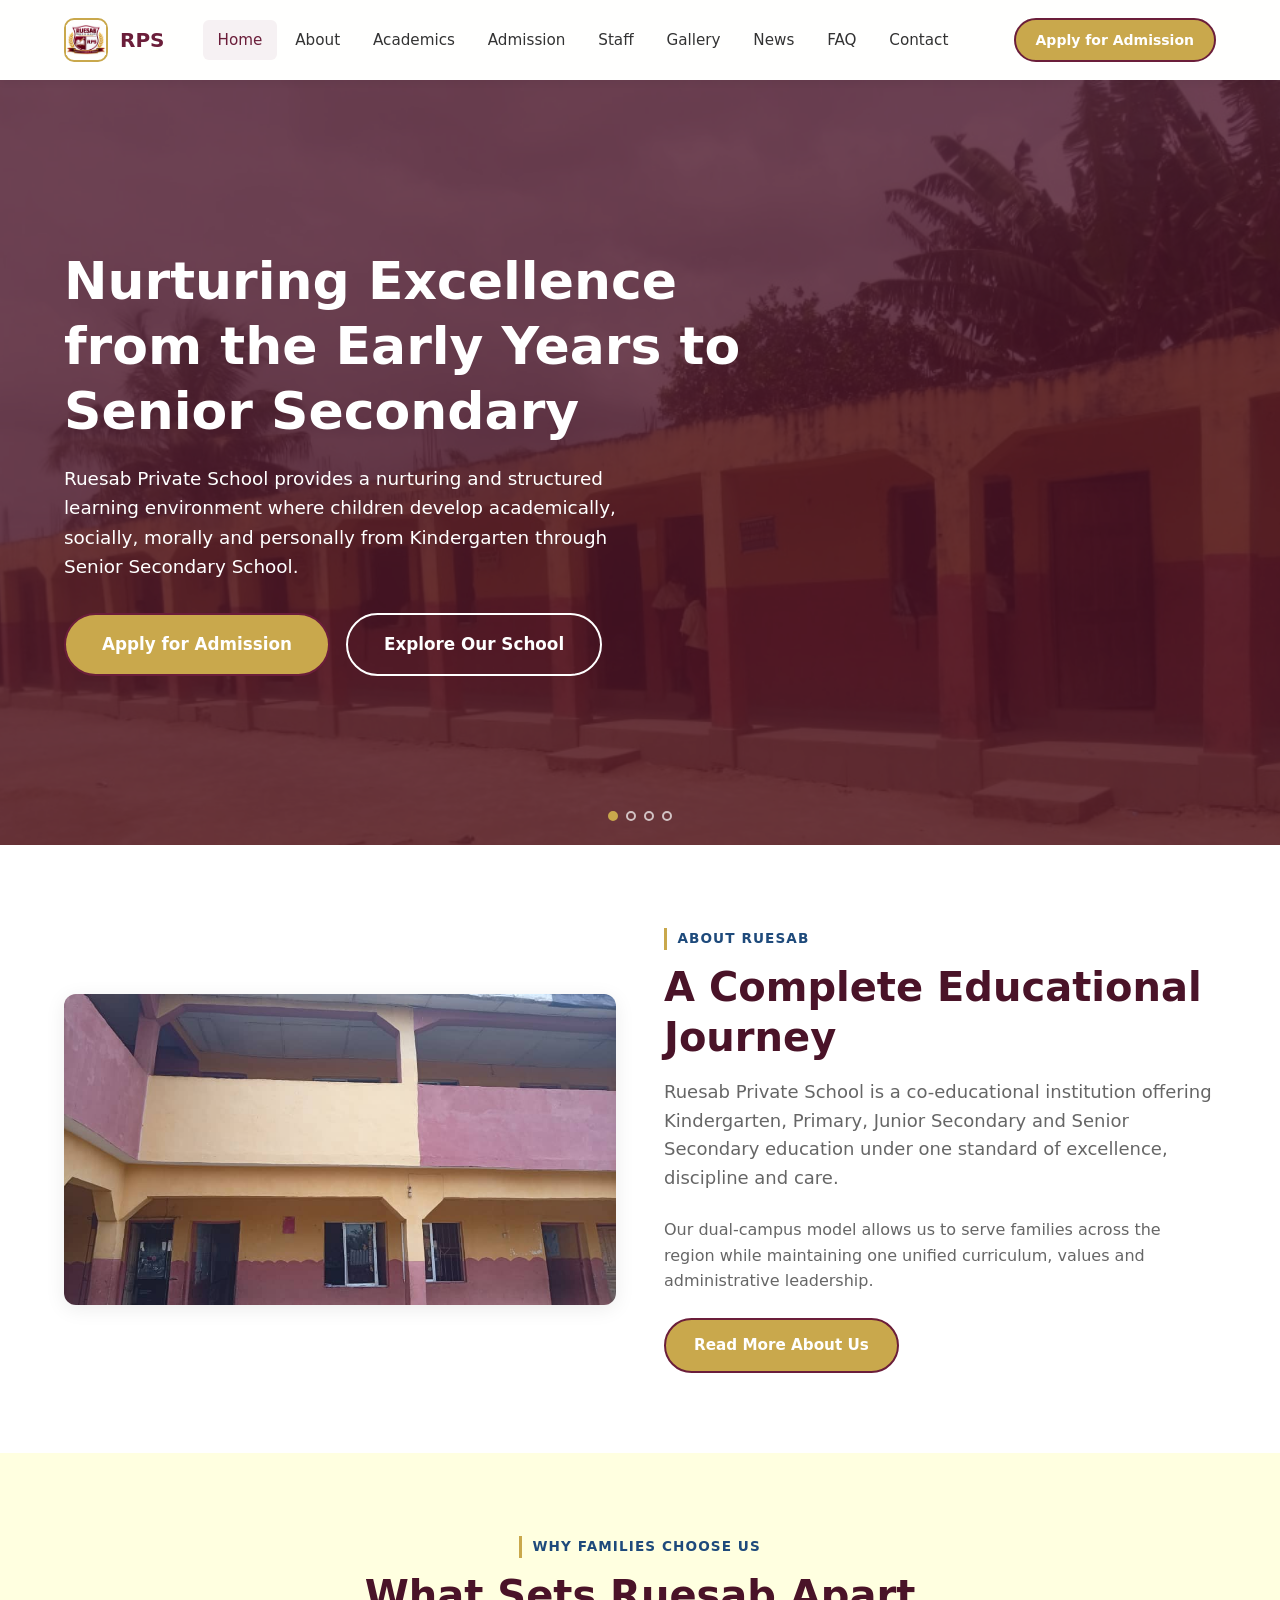
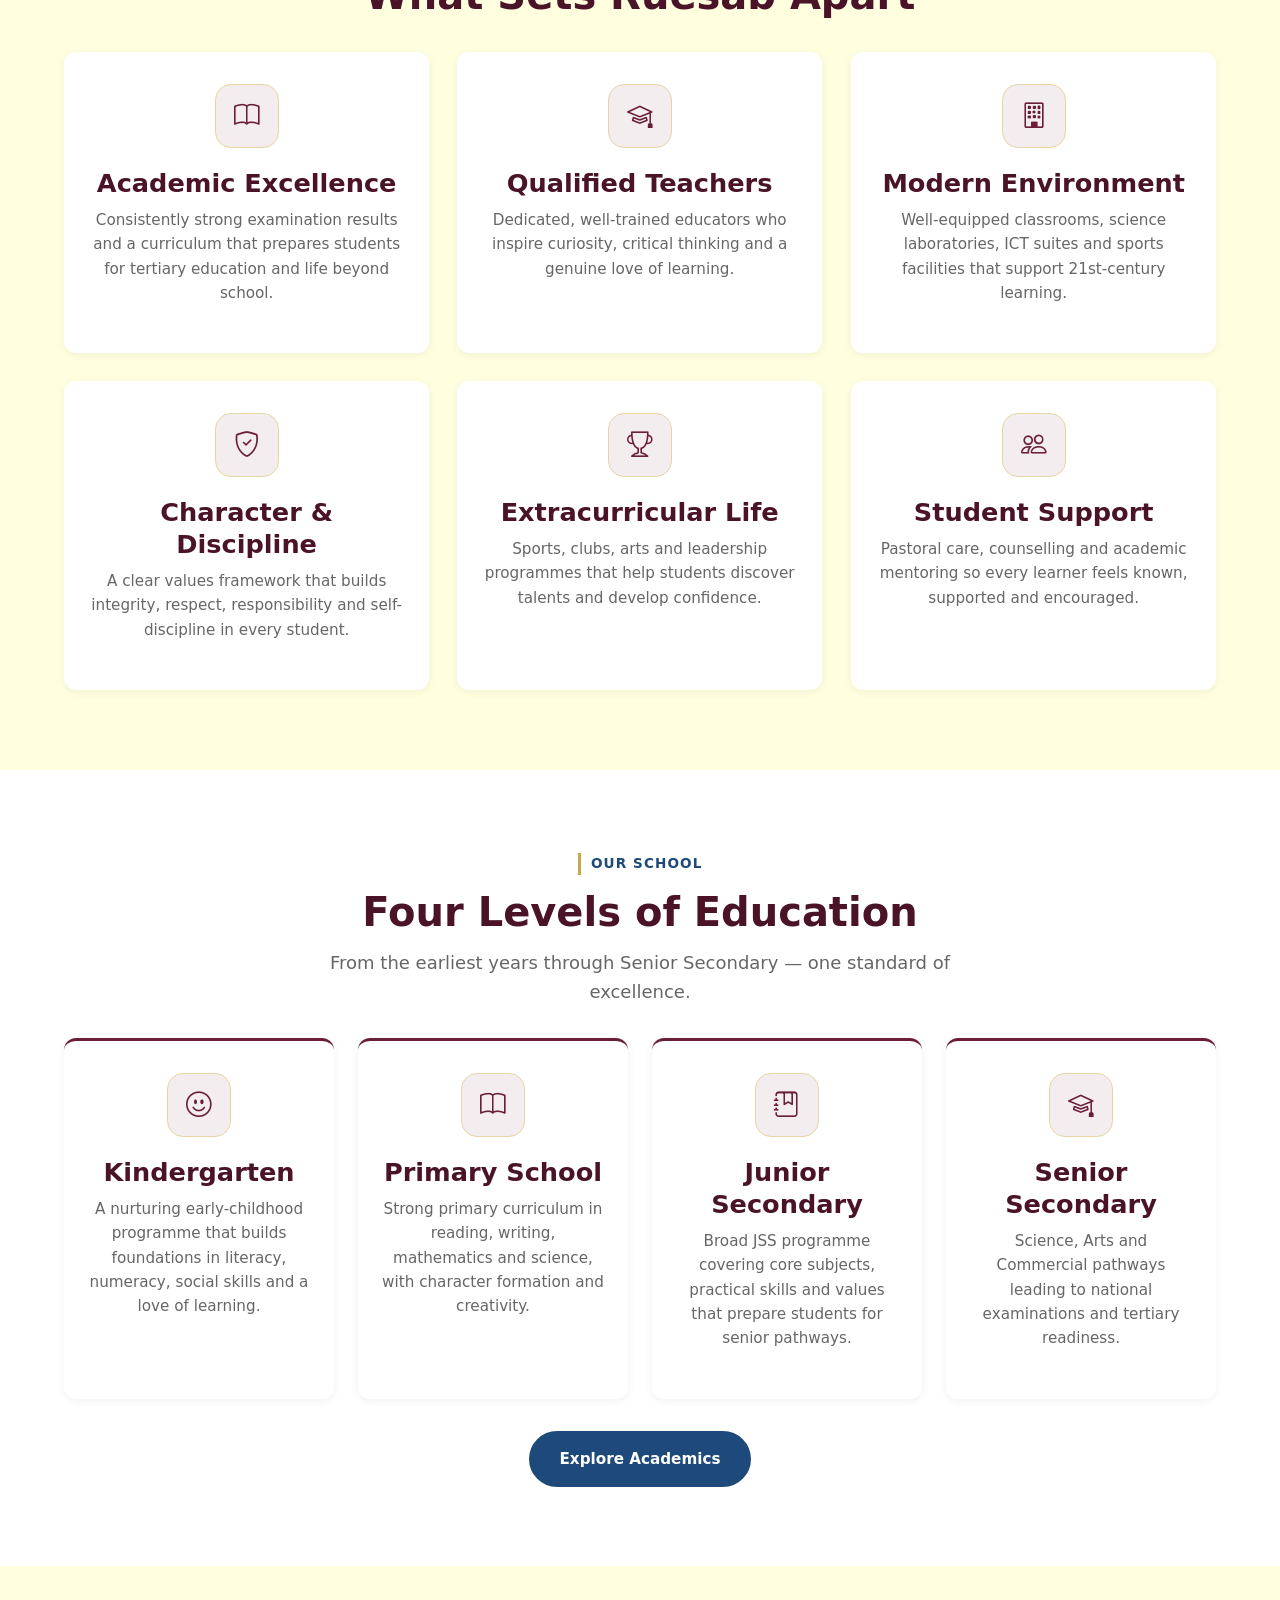
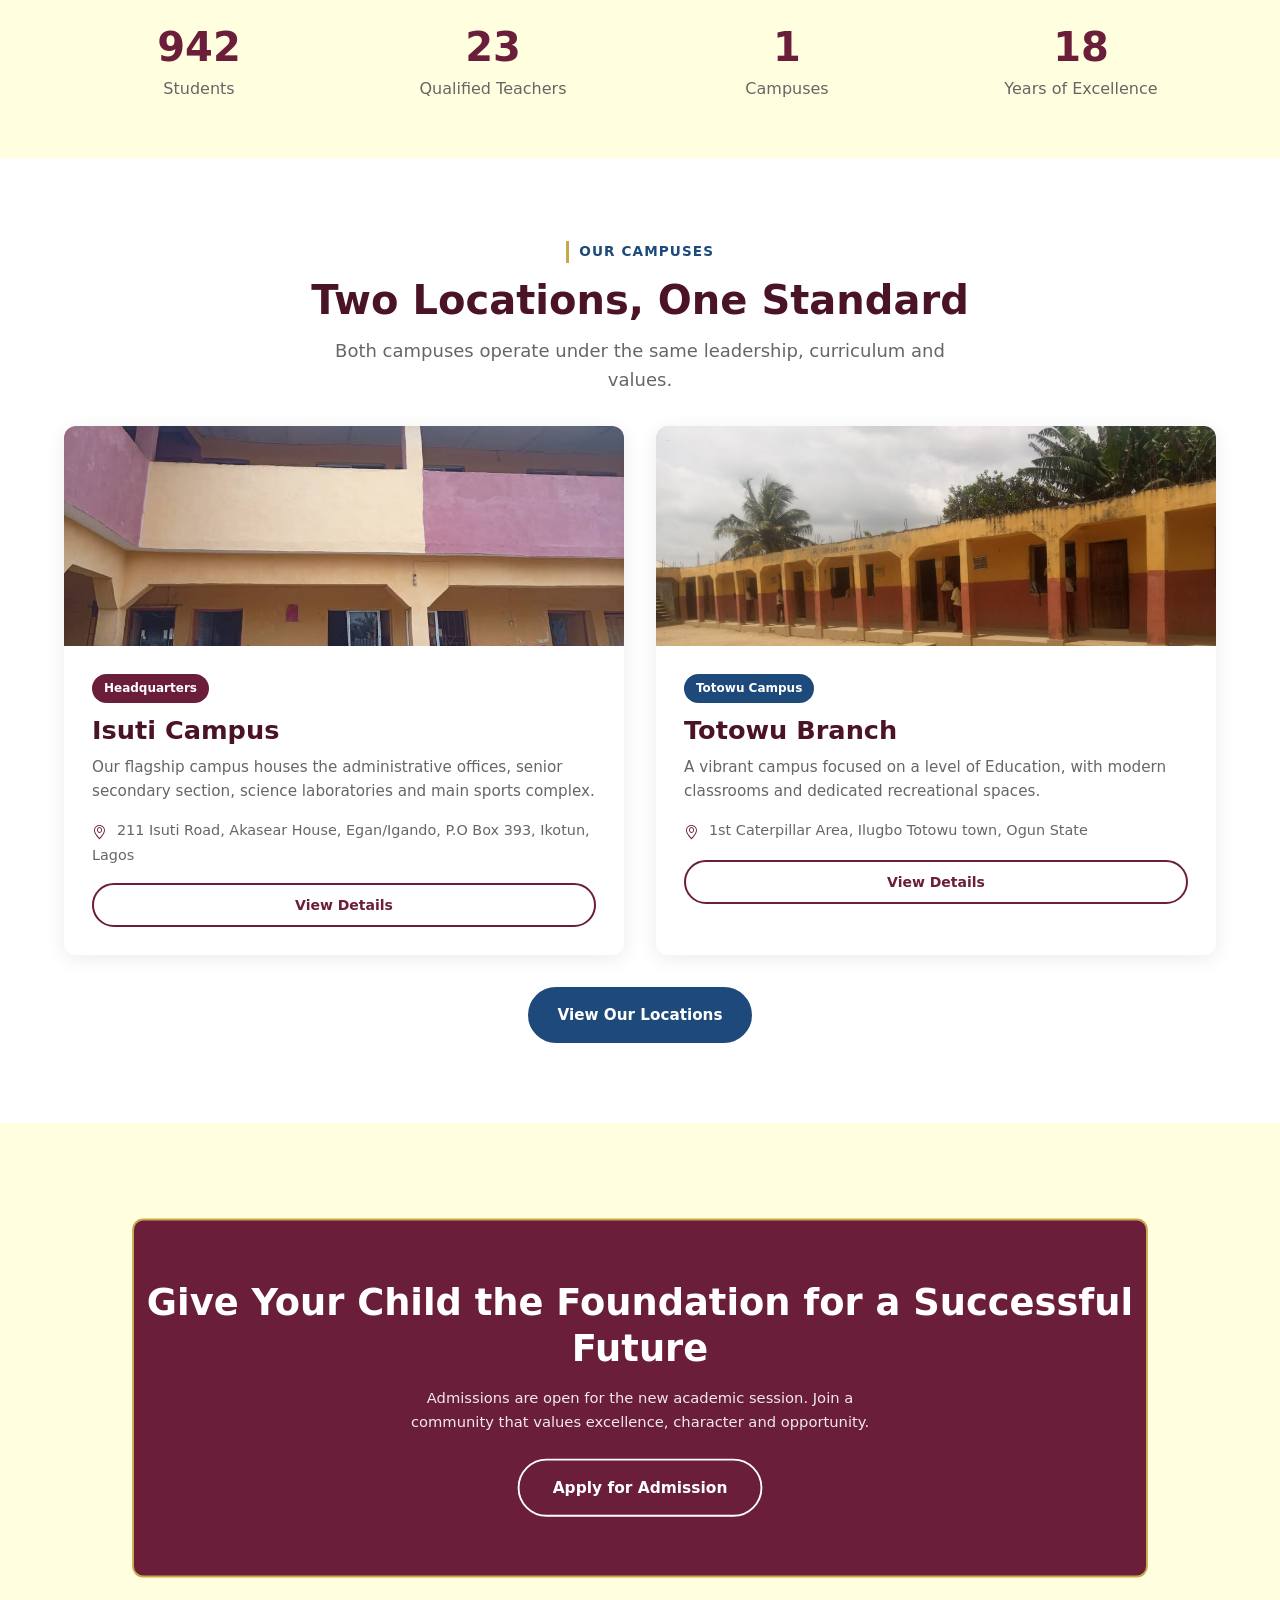
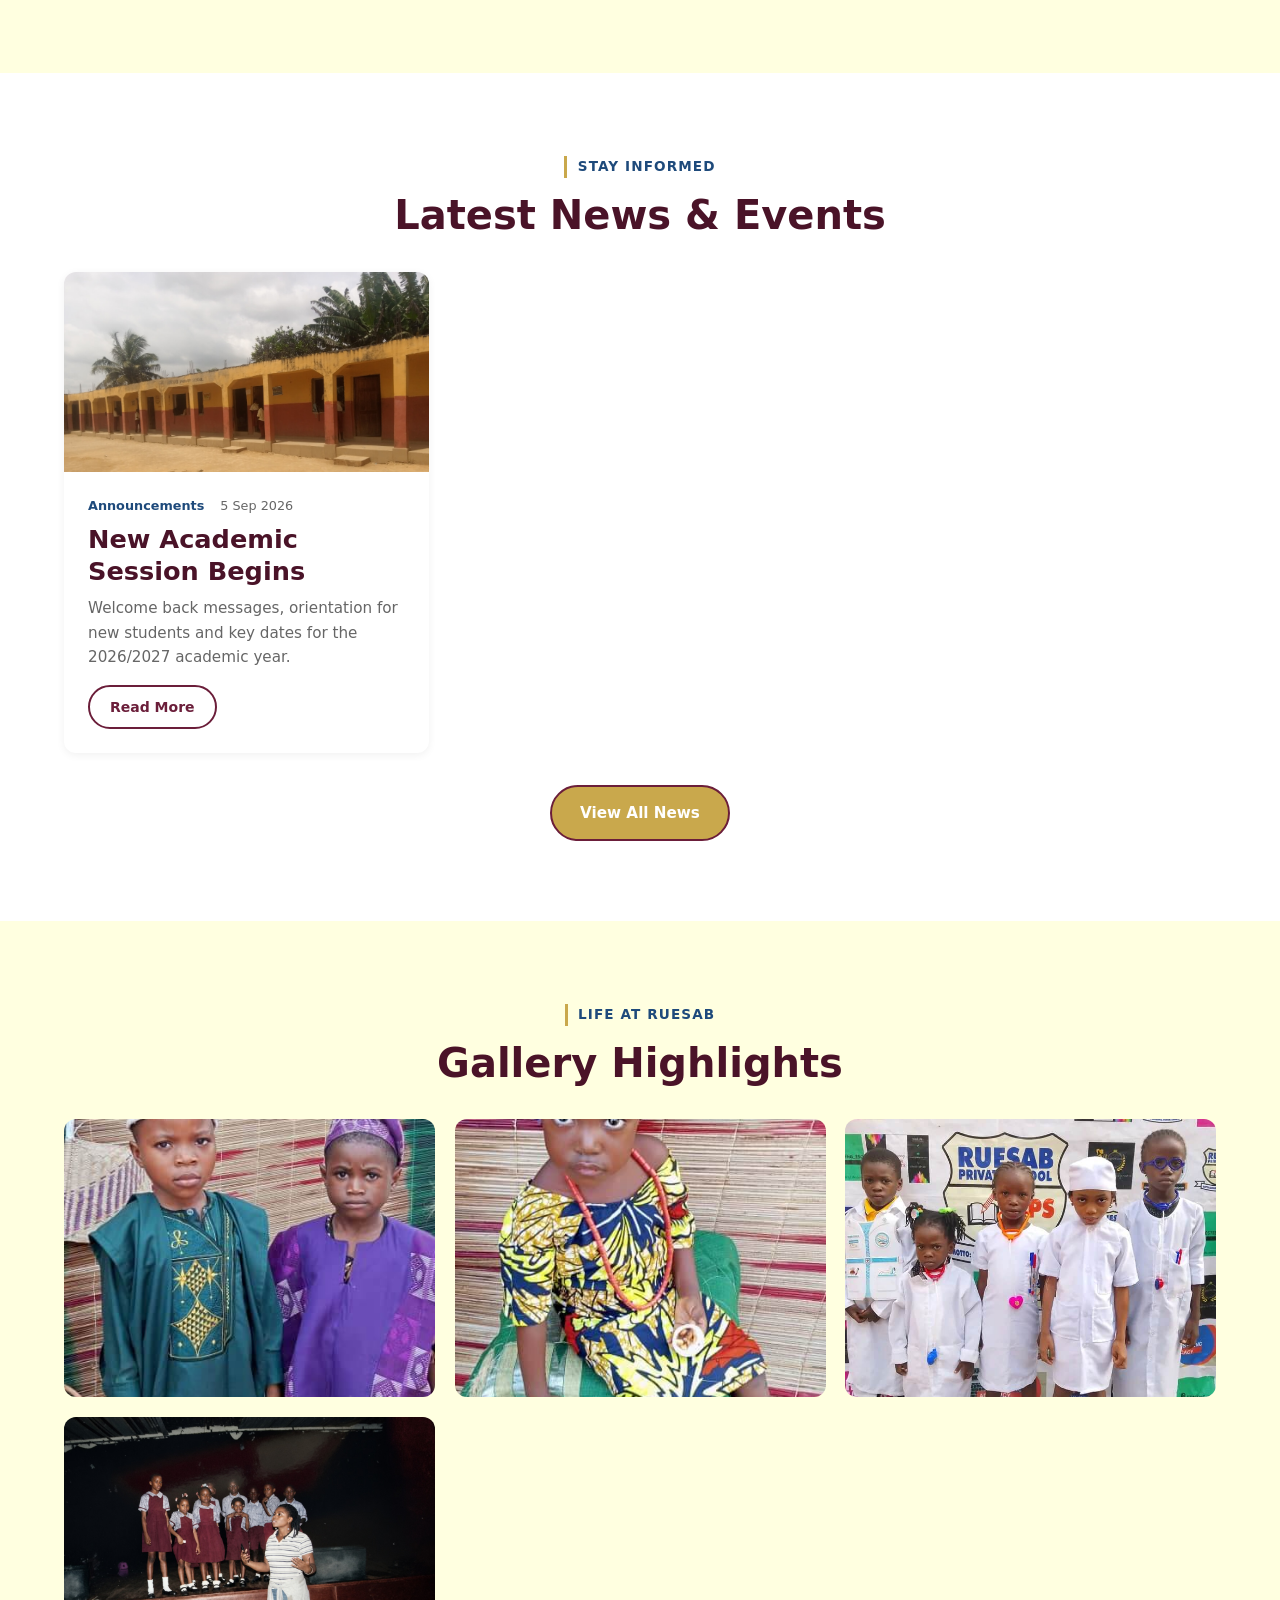
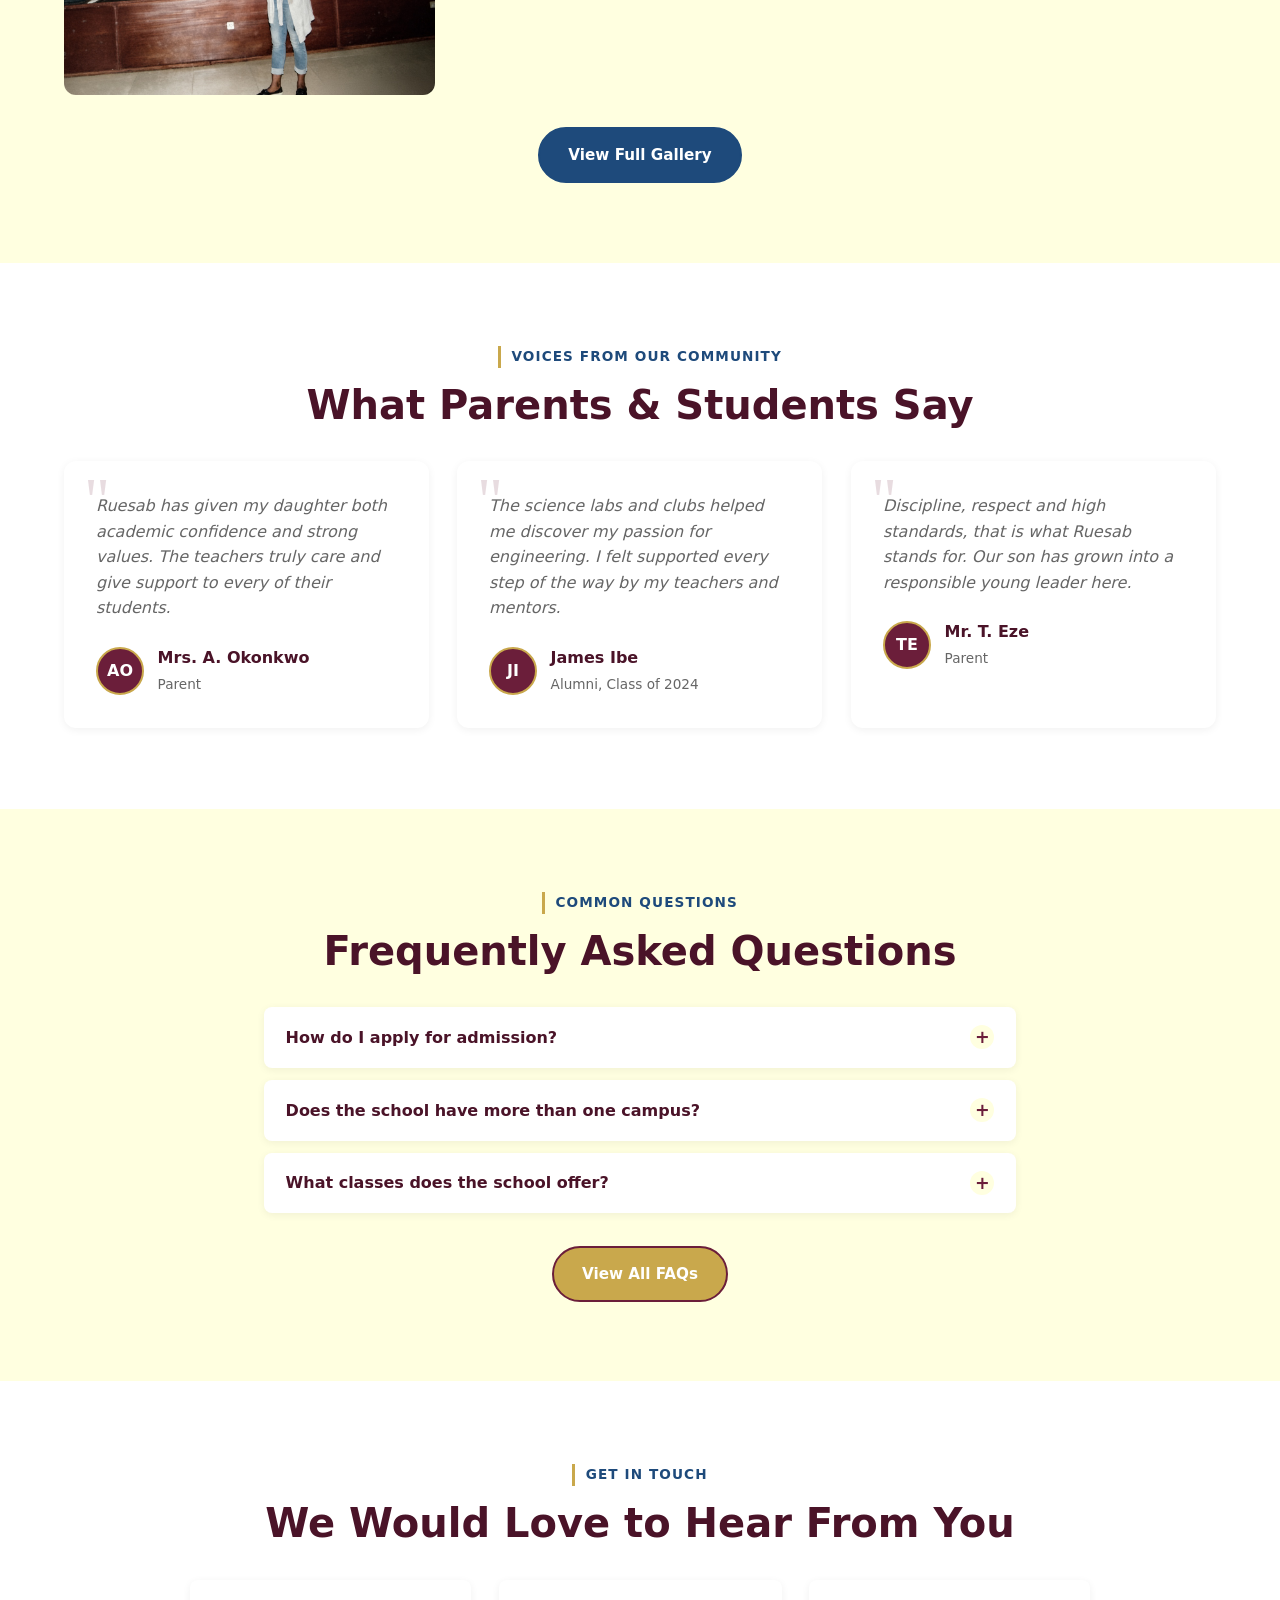
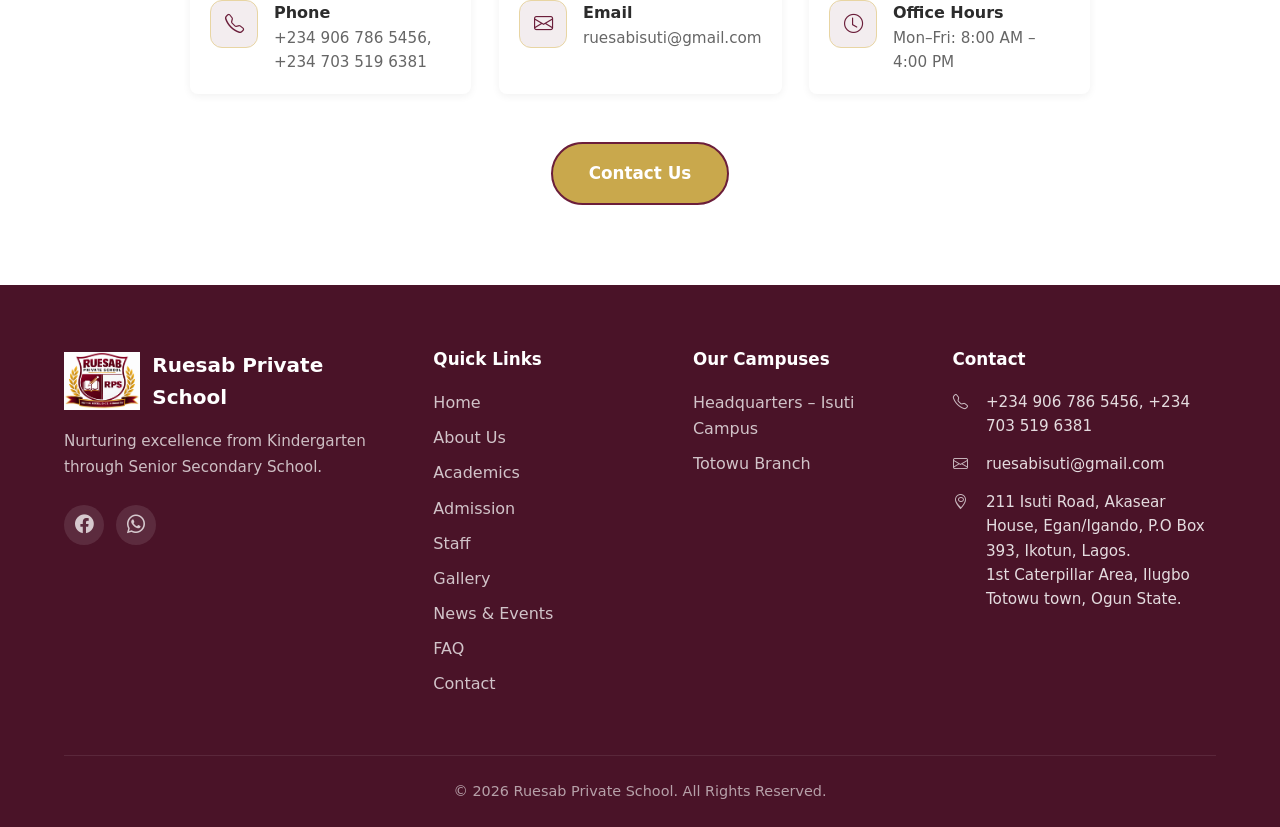
<file: index.html>
<!DOCTYPE html>
<html lang="en">
<head>
  <meta charset="UTF-8">
  <meta name="viewport" content="width=device-width, initial-scale=1.0">
  <meta name="description" content="Ruesab Private School – Nurturing excellence from Kindergarten through Primary, Junior Secondary and Senior Secondary School. Ruesab Private School is a co-educational institution offering Kindergarten, Primary, Junior Secondary and Senior Secondary education under one standard of excellence, discipline and care. Ruesab is located in Isuti, Lagos and Totowu, ogun state.">
  <title>Ruesab Private School | Home</title>
  <link rel="icon" type="image/x-icon" href="images/ruesabLogo.png">
  <link rel="stylesheet" href="https://cdn.jsdelivr.net/npm/bootstrap-icons@1.11.3/font/bootstrap-icons.min.css">
  <link rel="stylesheet" href="css/styles.css">
</head>
<body>
  <!-- Header -->
  <header class="header">
    <div class="container nav">
      <a href="index.html" class="logo">
        <div class="logo-icon"><img src="images/ruesabLogo.png" alt="" ></div>
        <span>RPS </span>
      </a>
            <nav class="nav-links">
        <a href="index.html" class="active">Home</a>
        <a href="about.html">About</a>
        <a href="academics.html">Academics</a>
        <a href="admission.html">Admission</a>
        <a href="staff.html">Staff</a>
        <a href="gallery.html">Gallery</a>
        <a href="news.html">News</a>
        <a href="faq.html">FAQ</a>
        <a href="contact.html">Contact</a>
      </nav>
      <div style="display:flex;align-items:center;gap:0.75rem;">
        <a href="admission.html" class="btn btn-primary btn-sm nav-cta">Apply for Admission</a>
      </div>
      <button class="hamburger" aria-label="Toggle menu">
        <span></span><span></span><span></span>
      </button>
    </div>
  </header>

  <!-- Mobile Menu -->
  <div class="overlay"></div>
  <div class="mobile-menu">
    <a href="index.html" class="active">Home</a>
    <a href="about.html">About</a>
    <a href="academics.html">Academics</a>
    <a href="admission.html">Admission</a>
    <a href="staff.html">Staff</a>
    <a href="gallery.html">Gallery</a>
    <a href="news.html">News</a>
    <a href="faq.html">FAQ</a>
    <a href="contact.html">Contact</a>
    <a href="admission.html" class="btn btn-primary">Apply for Admission</a>
  </div>

  <!-- Hero -->

<!-- Hero -->
<section class="hero">
  <div class="hero-slides">
    <div class="hero-slide is-active" style="background-image: url('images/totowuBranch.jpg');"></div>
    <div class="hero-slide" style="background-image: url('gallery_images/1791458825657.jpg');"></div>
    <div class="hero-slide" style="background-image: url('gallery_images/culturalGallery5.jpg');"></div>
    <div class="hero-slide" style="background-image: url('gallery_images/IMG-20261012-WA0033.jpg');"></div>
  </div>
  <div class="hero-overlay"></div>

  <div class="container">
    <div class="hero-content">
      <h1 class="hero-animate">Nurturing Excellence from the Early Years to Senior Secondary</h1>
      <p class="hero-animate delay-1">Ruesab Private School provides a nurturing and structured learning environment where children develop academically, socially, morally and personally from Kindergarten through Senior Secondary School.</p>
      <div class="hero-buttons hero-animate delay-2">
        <a href="admission.html" class="btn btn-primary btn-lg">Apply for Admission</a>
        <a href="about.html" class="btn btn-outline-white btn-lg">Explore Our School</a>
      </div>
    </div>
  </div>

  <div class="hero-dots">
    <button type="button" class="hero-dot is-active" data-slide="0" aria-label="Slide 1"></button>
    <button type="button" class="hero-dot" data-slide="1" aria-label="Slide 2"></button>
    <button type="button" class="hero-dot" data-slide="2" aria-label="Slide 3"></button>
    <button type="button" class="hero-dot" data-slide="3" aria-label="Slide 4"></button>
  </div>
</section>

  <!-- About Preview -->
  <section class="section bg-white">
    <div class="container">
      <div class="grid-2" style="align-items:center;gap:3rem;">
        <div class="animate-on-scroll fade-right">
          <img src="images/about_image.jpg" alt="School campus" style="border-radius:var(--radius);box-shadow:var(--shadow-md);">
        </div>
        <div class="animate-on-scroll fade-left">
          <span class="section-label">About Ruesab</span>
          <h2 class="mb-2">A Complete Educational Journey</h2>
          <p class="lead mb-3">Ruesab Private School is a co-educational institution offering Kindergarten, Primary, Junior Secondary and Senior Secondary education under one standard of excellence, discipline and care.</p>
          <p class="mb-3" style="color:var(--gray-600);">Our dual-campus model allows us to serve families across the region while maintaining one unified curriculum, values and administrative leadership.</p>
          <a href="about.html" class="btn btn-primary">Read More About Us</a>
        </div>
      </div>
    </div>
  </section>

  <!-- Why Choose Us -->
  <section class="section bg-cream">
    <div class="container">
      <div class="text-center mb-4 animate-on-scroll fade-up">
        <span class="section-label">Why Families Choose Us</span>
        <h2>What Sets Ruesab Apart</h2>
      </div>
      <div class="grid-3">
        <div class="feature-card animate-on-scroll fade-up stagger-item">
          <div class="feature-icon"><i class="bi bi-book"></i></div>
          <h3 class="mb-1">Academic Excellence</h3>
          <p class="card-text">Consistently strong examination results and a curriculum that prepares students for tertiary education and life beyond school.</p>
        </div>
        <div class="feature-card animate-on-scroll fade-up stagger-item">
          <div class="feature-icon"><i class="bi bi-mortarboard"></i></div>
          <h3 class="mb-1">Qualified Teachers</h3>
          <p class="card-text">Dedicated, well-trained educators who inspire curiosity, critical thinking and a genuine love of learning.</p>
        </div>
        <div class="feature-card animate-on-scroll fade-up stagger-item">
          <div class="feature-icon"><i class="bi bi-building"></i></div>
          <h3 class="mb-1">Modern Environment</h3>
          <p class="card-text">Well-equipped classrooms, science laboratories, ICT suites and sports facilities that support 21st-century learning.</p>
        </div>
        <div class="feature-card animate-on-scroll fade-up stagger-item">
          <div class="feature-icon"><i class="bi bi-shield-check"></i></div>
          <h3 class="mb-1">Character & Discipline</h3>
          <p class="card-text">A clear values framework that builds integrity, respect, responsibility and self-discipline in every student.</p>
        </div>
        <div class="feature-card animate-on-scroll fade-up stagger-item">
          <div class="feature-icon"><i class="bi bi-trophy"></i></div>
          <h3 class="mb-1">Extracurricular Life</h3>
          <p class="card-text">Sports, clubs, arts and leadership programmes that help students discover talents and develop confidence.</p>
        </div>
        <div class="feature-card animate-on-scroll fade-up stagger-item">
          <div class="feature-icon"><i class="bi bi-people"></i></div>
          <h3 class="mb-1">Student Support</h3>
          <p class="card-text">Pastoral care, counselling and academic mentoring so every learner feels known, supported and encouraged.</p>
        </div>
      </div>
    </div>
  </section>

  <!-- School Levels -->
  <section class="section bg-white">
    <div class="container">
      <div class="text-center mb-4 animate-on-scroll fade-up">
        <span class="section-label">Our School</span>
        <h2>Four Levels of Education</h2>
        <p class="lead" style="margin:0.75rem auto 0;">From the earliest years through Senior Secondary — one standard of excellence.</p>
      </div>
      <div class="grid-4">
        <div class="level-card animate-on-scroll fade-up stagger-item">
          <div class="feature-icon"><i class="bi bi-emoji-smile"></i></div>
          <h3 class="mb-1">Kindergarten</h3>
          <p class="card-text">A nurturing early-childhood programme that builds foundations in literacy, numeracy, social skills and a love of learning.</p>
        </div>
        <div class="level-card animate-on-scroll fade-up stagger-item">
          <div class="feature-icon"><i class="bi bi-book"></i></div>
          <h3 class="mb-1">Primary School</h3>
          <p class="card-text">Strong primary curriculum in reading, writing, mathematics and science, with character formation and creativity.</p>
        </div>
        <div class="level-card animate-on-scroll fade-up stagger-item">
          <div class="feature-icon"><i class="bi bi-journal-bookmark"></i></div>
          <h3 class="mb-1">Junior Secondary</h3>
          <p class="card-text">Broad JSS programme covering core subjects, practical skills and values that prepare students for senior pathways.</p>
        </div>
        <div class="level-card animate-on-scroll fade-up stagger-item">
          <div class="feature-icon"><i class="bi bi-mortarboard"></i></div>
          <h3 class="mb-1">Senior Secondary</h3>
          <p class="card-text">Science, Arts and Commercial pathways leading to national examinations and tertiary readiness.</p>
        </div>
      </div>
      <div class="text-center mt-4 animate-on-scroll fade-up">
        <a href="academics.html" class="btn btn-secondary">Explore Academics</a>
      </div>
    </div>
  </section>

  <!-- Stats -->
  <section class="section-sm bg-cream">
    <div class="container">
      <div class="stats-grid">
        <div class="stat-item animate-on-scroll fade-up stagger-item">
          <h3 data-count="1000">0</h3>
          <p>Students</p>
        </div>
        <div class="stat-item animate-on-scroll fade-up stagger-item">
          <h3 data-count="25">0</h3>
          <p>Qualified Teachers</p>
        </div>
        <div class="stat-item animate-on-scroll fade-up stagger-item">
          <h3 data-count="2">0</h3>
          <p>Campuses</p>
        </div>
        <div class="stat-item animate-on-scroll fade-up stagger-item">
          <h3 data-count="20">0</h3>
          <p>Years of Excellence</p>
        </div>
      </div>
    </div>
  </section>

  <!-- School Locations Preview -->
  <section class="section bg-white">
    <div class="container">
      <div class="text-center mb-4 animate-on-scroll fade-up">
        <span class="section-label">Our Campuses</span>
        <h2>Two Locations, One Standard</h2>
        <p class="lead" style="margin:0.75rem auto 0;">Both campuses operate under the same leadership, curriculum and values.</p>
      </div>
      <div class="grid-2">
        <div class="campus-card animate-on-scroll fade-right stagger-item">
          <img src="images/about_image.jpg" alt="Headquarters Campus">
          <div class="campus-body">
            <span class="campus-badge">Headquarters</span>
            <h3 class="mb-1">Isuti Campus </h3>
            <p class="card-text">Our flagship campus houses the administrative offices, senior secondary section, science laboratories and main sports complex.</p>
            <p style="font-size:0.9rem;color:var(--gray-600);margin-bottom:1rem;"><i class="bi bi-geo-alt icon-inline"></i> 211 Isuti Road, Akasear House, Egan/Igando, P.O Box 393, Ikotun, Lagos
</p>
            <a href="about.html#locations" class="btn btn-outline btn-sm">View Details</a>
          </div>
        </div>
        <div class="campus-card animate-on-scroll fade-left stagger-item">
          <img src="images/totowuBranch.jpg" alt="Branch Campus">
          <div class="campus-body">
            <span class="campus-badge" style="background:var(--blue);">Totowu Campus</span>
            <h3 class="mb-1">Totowu Branch</h3>
            <p class="card-text">A vibrant campus focused on a level of Education, with modern classrooms and dedicated recreational spaces.</p>
            <p style="font-size:0.9rem;color:var(--gray-600);margin-bottom:1rem;"><i class="bi bi-geo-alt icon-inline"></i> 1st Caterpillar Area, Ilugbo Totowu town, Ogun State</p>
            <a href="about.html#locations" class="btn btn-outline btn-sm">View Details</a>
          </div>
        </div>
      </div>
      <div class="text-center mt-4 animate-on-scroll fade-up">
        <a href="about.html#locations" class="btn btn-secondary">View Our Locations</a>
      </div>
    </div>
  </section>

  <!-- Admission CTA -->
  <section class="section bg-cream">
    <div class="container">
      <div class="cta-banner bg-deeanimate-on-scroll zoom-in">
        <h2>Give Your Child the Foundation for a Successful Future</h2>
        <p>Admissions are open for the new academic session. Join a community that values excellence, character and opportunity.</p>
        <a href="admission.html" class="btn btn-outline-white btn-lg">Apply for Admission</a>
      </div>
    </div>
  </section>

  <!-- News Preview -->
  <section class="section bg-white">
    <div class="container">
      <div class="text-center mb-4 animate-on-scroll fade-up">
        <span class="section-label">Stay Informed</span>
        <h2>Latest News & Events</h2>
      </div>
      <div class="grid-3">
       <!-- <article class="news-card animate-on-scroll fade-up stagger-item">
          <img src="https://images.unsplash.com/photo-1524178232363-1fb2b075b655?w=600&q=80" alt="Inter-house sports" class="card-img">
          <div class="card-body">
            <div class="news-meta">
              <span class="news-category">Events</span>
              <span>12 Sep 2026</span>
            </div>
            <h3 class="card-title">Annual Inter-House Sports Day</h3>
            <p class="card-text">Students from both campuses competed in track, field and team sports in a day of energy and school spirit.</p>
            <a href="news.html" class="btn btn-outline btn-sm">Read More</a>
          </div>
        </article>-->
       
        <article class="news-card animate-on-scroll fade-up stagger-item">
          <img src="images/totowuBranch.jpg" alt="New term" class="card-img">
          <div class="card-body">
            <div class="news-meta">
              <span class="news-category">Announcements</span>
              <span>5 Sep 2026</span>
            </div>
            <h3 class="card-title">New Academic Session Begins</h3>
            <p class="card-text">Welcome back messages, orientation for new students and key dates for the 2026/2027 academic year.</p>
            <a href="news.html" class="btn btn-outline btn-sm">Read More</a>
          </div>
        </article>
      </div>
      <div class="text-center mt-4 animate-on-scroll fade-up">
        <a href="news.html" class="btn btn-primary">View All News</a>
      </div>
    </div>
  </section>

  <!-- Gallery Preview -->
  <section class="section bg-cream">
    <div class="container">
      <div class="text-center mb-4 animate-on-scroll fade-up">
        <span class="section-label">Life at Ruesab</span>
        <h2>Gallery Highlights</h2>
      </div>
      <div class="gallery-grid">
        <div class="gallery-item animate-on-scroll zoom-in stagger-item" data-category="students">
          <img src="gallery_images/IMG-20261012-WA0033.jpg" alt="Students in class">
          <div class="gallery-overlay">Cultural</div>
        </div>
        <div class="gallery-item animate-on-scroll zoom-in stagger-item" data-category="sports">
          <img src="gallery_images/IMG-20261012-WA0037.jpg" alt="Sports day">
          <div class="gallery-overlay">Cultural </div>
        </div>
        <div class="gallery-item animate-on-scroll zoom-in stagger-item" data-category="events">
          <img src="gallery_images/1791458676737.jpg" alt="Graduation">
          <div class="gallery-overlay">Graduation Ceremony</div>
        </div>
        <div class="gallery-item animate-on-scroll zoom-in stagger-item" data-category="environment">
          <img src="gallery_images/excursion1.jpg" alt="Campus">
          <div class="gallery-overlay">Students on Excursion day</div>
        </div>
      </div>
      <div class="text-center mt-4 animate-on-scroll fade-up">
        <a href="gallery.html" class="btn btn-secondary">View Full Gallery</a>
      </div>
    </div>
  </section>

  <!-- Testimonials -->
  <section class="section bg-white">
    <div class="container">
      <div class="text-center mb-4 animate-on-scroll fade-up">
        <span class="section-label">Voices from Our Community</span>
        <h2>What Parents & Students Say</h2>
      </div>
      <div class="grid-3">
        <div class="testimonial-card animate-on-scroll fade-up stagger-item">
          <p class="testimonial-text">Ruesab has given my daughter both academic confidence and strong values. The teachers truly care and give support to every of their students.</p>
          <div class="testimonial-author">
            <div class="author-avatar">AO</div>
            <div class="author-info">
              <strong>Mrs. A. Okonkwo</strong>
              <span>Parent</span>
            </div>
          </div>
        </div>
        <div class="testimonial-card animate-on-scroll fade-up stagger-item">
          <p class="testimonial-text">The science labs and clubs helped me discover my passion for engineering. I felt supported every step of the way by my teachers and mentors.</p>
          <div class="testimonial-author">
            <div class="author-avatar">JI</div>
            <div class="author-info">
              <strong>James Ibe</strong>
              <span>Alumni, Class of 2024</span>
            </div>
          </div>
        </div>
        <div class="testimonial-card animate-on-scroll fade-up stagger-item">
          <p class="testimonial-text">Discipline, respect and high standards, that is what Ruesab stands for. Our son has grown into a responsible young leader here.</p>
          <div class="testimonial-author">
            <div class="author-avatar">TE</div>
            <div class="author-info">
              <strong>Mr. T. Eze</strong>
              <span>Parent</span>
            </div>
          </div>
        </div>
      </div>
    </div>
  </section>

  <!-- FAQ Preview -->
  <section class="section bg-cream">
    <div class="container" style="max-width:800px;">
      <div class="text-center mb-4 animate-on-scroll fade-up">
        <span class="section-label">Common Questions</span>
        <h2>Frequently Asked Questions</h2>
      </div>
      <div class="animate-on-scroll fade-up">
        <div class="faq-item">
          <button class="faq-question">How do I apply for admission? <span class="faq-icon">+</span></button>
          <div class="faq-answer"><div class="faq-answer-inner">Visit our Admission page, download and fill the application form and submit the required documents. You will then be invited for screening and assessment.</div></div>
        </div>
        <div class="faq-item">
          <button class="faq-question">Does the school have more than one campus? <span class="faq-icon">+</span></button>
          <div class="faq-answer"><div class="faq-answer-inner">Yes. Ruesab operates a Headquarters (Main Campus) and a Branch Campus. Both follow the same curriculum, values and administrative standards.</div></div>
        </div>
        <div class="faq-item">
          <button class="faq-question">What classes does the school offer? <span class="faq-icon">+</span></button>
          <div class="faq-answer"><div class="faq-answer-inner">We offer Kindergarten, Primary, Junior Secondary (JSS 1–3) and Senior Secondary (SSS 1–3) with Science, Arts and Commercial pathways at the senior level.</div></div>
        </div>
      </div>
      <div class="text-center mt-4 animate-on-scroll fade-up">
        <a href="faq.html" class="btn btn-primary">View All FAQs</a>
      </div>
    </div>
  </section>

  <!-- Contact CTA -->
  <section class="section bg-white">
    <div class="container">
      <div class="text-center mb-4 animate-on-scroll fade-up">
        <span class="section-label">Get in Touch</span>
        <h2>We Would Love to Hear From You</h2>
      </div>
      <div class="grid-3" style="max-width:900px;margin:0 auto;">
        <div class="contact-info-card animate-on-scroll fade-up stagger-item">
          <div class="contact-icon"><i class="bi bi-telephone"></i></div>
          <div>
            <strong>Phone</strong>
            <p style="color:var(--gray-600);font-size:0.95rem;">+234 906 786 5456, +234 703 519 6381</p>
          </div>
        </div>
        <div class="contact-info-card animate-on-scroll fade-up stagger-item">
          <div class="contact-icon"><i class="bi bi-envelope"></i></div>
          <div>
            <strong>Email</strong>
            <p style="color:var(--gray-600);font-size:0.95rem;">ruesabisuti@gmail.com</p>
          </div>
        </div>
        <div class="contact-info-card animate-on-scroll fade-up stagger-item">
          <div class="contact-icon"><i class="bi bi-clock"></i></div>
          <div>
            <strong>Office Hours</strong>
            <p style="color:var(--gray-600);font-size:0.95rem;">Mon–Fri: 8:00 AM – 4:00 PM</p>
          </div>
        </div>
      </div>
      <div class="text-center mt-4 animate-on-scroll fade-up">
        <a href="contact.html" class="btn btn-primary btn-lg">Contact Us</a>
      </div>
    </div>
  </section>

  <!-- Footer -->
  <footer class="footer animate-on-scroll fade-up">
    <div class="container">
      <div class="footer-grid">
        <div class="footer-about">
          <a href="index.html" class="logo" style="color:white;margin-bottom:1rem;">
            <div class="log-icon"><img src="images/ruesabLogo.png" alt="" width="80px" height="80px"></div>
            <span>Ruesab Private School</span>
          </a>
          <p>Nurturing excellence from Kindergarten through Senior Secondary School.</p>
          <div class="social-links">
            <a href="https://www.facebook.com/share/1PrMg1MPfA/" aria-label="Facebook"><i class="bi bi-facebook"></i></a>
            <a href="https://wa.me/2348145338020" aria-label="WhatsApp"><i class="bi bi-whatsapp"></i></a>
          </div>
        </div>
        <div>
          <h4>Quick Links</h4>
          <ul class="footer-links">
            <li><a href="index.html">Home</a></li>
            <li><a href="about.html">About Us</a></li>
            <li><a href="academics.html">Academics</a></li>
            <li><a href="admission.html">Admission</a></li>
            <li><a href="staff.html">Staff</a></li>
            <li><a href="gallery.html">Gallery</a></li>
            <li><a href="news.html">News & Events</a></li>
            <li><a href="faq.html">FAQ</a></li>
            <li><a href="contact.html">Contact</a></li>
          </ul>
        </div>
        <div>
          <h4>Our Campuses</h4>
          <ul class="footer-links">
            <li><a href="about.html#locations">Headquarters – Isuti Campus</a></li>
            <li><a href="about.html#locations">Totowu Branch</a></li>
          </ul>
        </div>
        <div>
          <h4>Contact</h4>
          <ul class="footer-contact">
            <li><i class="bi bi-telephone icon-inline"></i>+234 906 786 5456, +234 703 519 6381</li>
            <li><i class="bi bi-envelope icon-inline"></i> ruesabisuti@gmail.com</li>
            <li><i class="bi bi-geo-alt icon-inline"></i>  211 Isuti Road, Akasear House, Egan/Igando, P.O Box 393, Ikotun, Lagos.<br>1st Caterpillar Area, Ilugbo Totowu town, Ogun State.</li>
          </ul>
        </div>
      </div>
      <div class="footer-bottom">
        &copy; 2026 Ruesab Private School. All Rights Reserved.
      </div>
    </div>
  </footer>

  <script src="js/main.js"></script>
  <script>
(function () {
  var slides = document.querySelectorAll('.hero-slide');
  var dots = document.querySelectorAll('.hero-dot');
  if (!slides.length) return;

  var current = 0;
  var timer = null;

  function show(i) {
    for (var n = 0; n < slides.length; n++) {
      slides[n].classList.toggle('is-active', n === i);
      if (dots[n]) dots[n].classList.toggle('is-active', n === i);
    }
    current = i;
  }

  function next() {
    show((current + 1) % slides.length);
  }

  function start() {
    if (timer) clearInterval(timer);
    timer = setInterval(next, 5000); // 10 seconds
  }

  for (var d = 0; d < dots.length; d++) {
    dots[d].addEventListener('click', function () {
      var i = parseInt(this.getAttribute('data-slide'), 10);
      if (!isNaN(i)) {
        show(i);
        start();
      }
    });
  }

  start();
})();
</script>
</body>
</html>
</file>
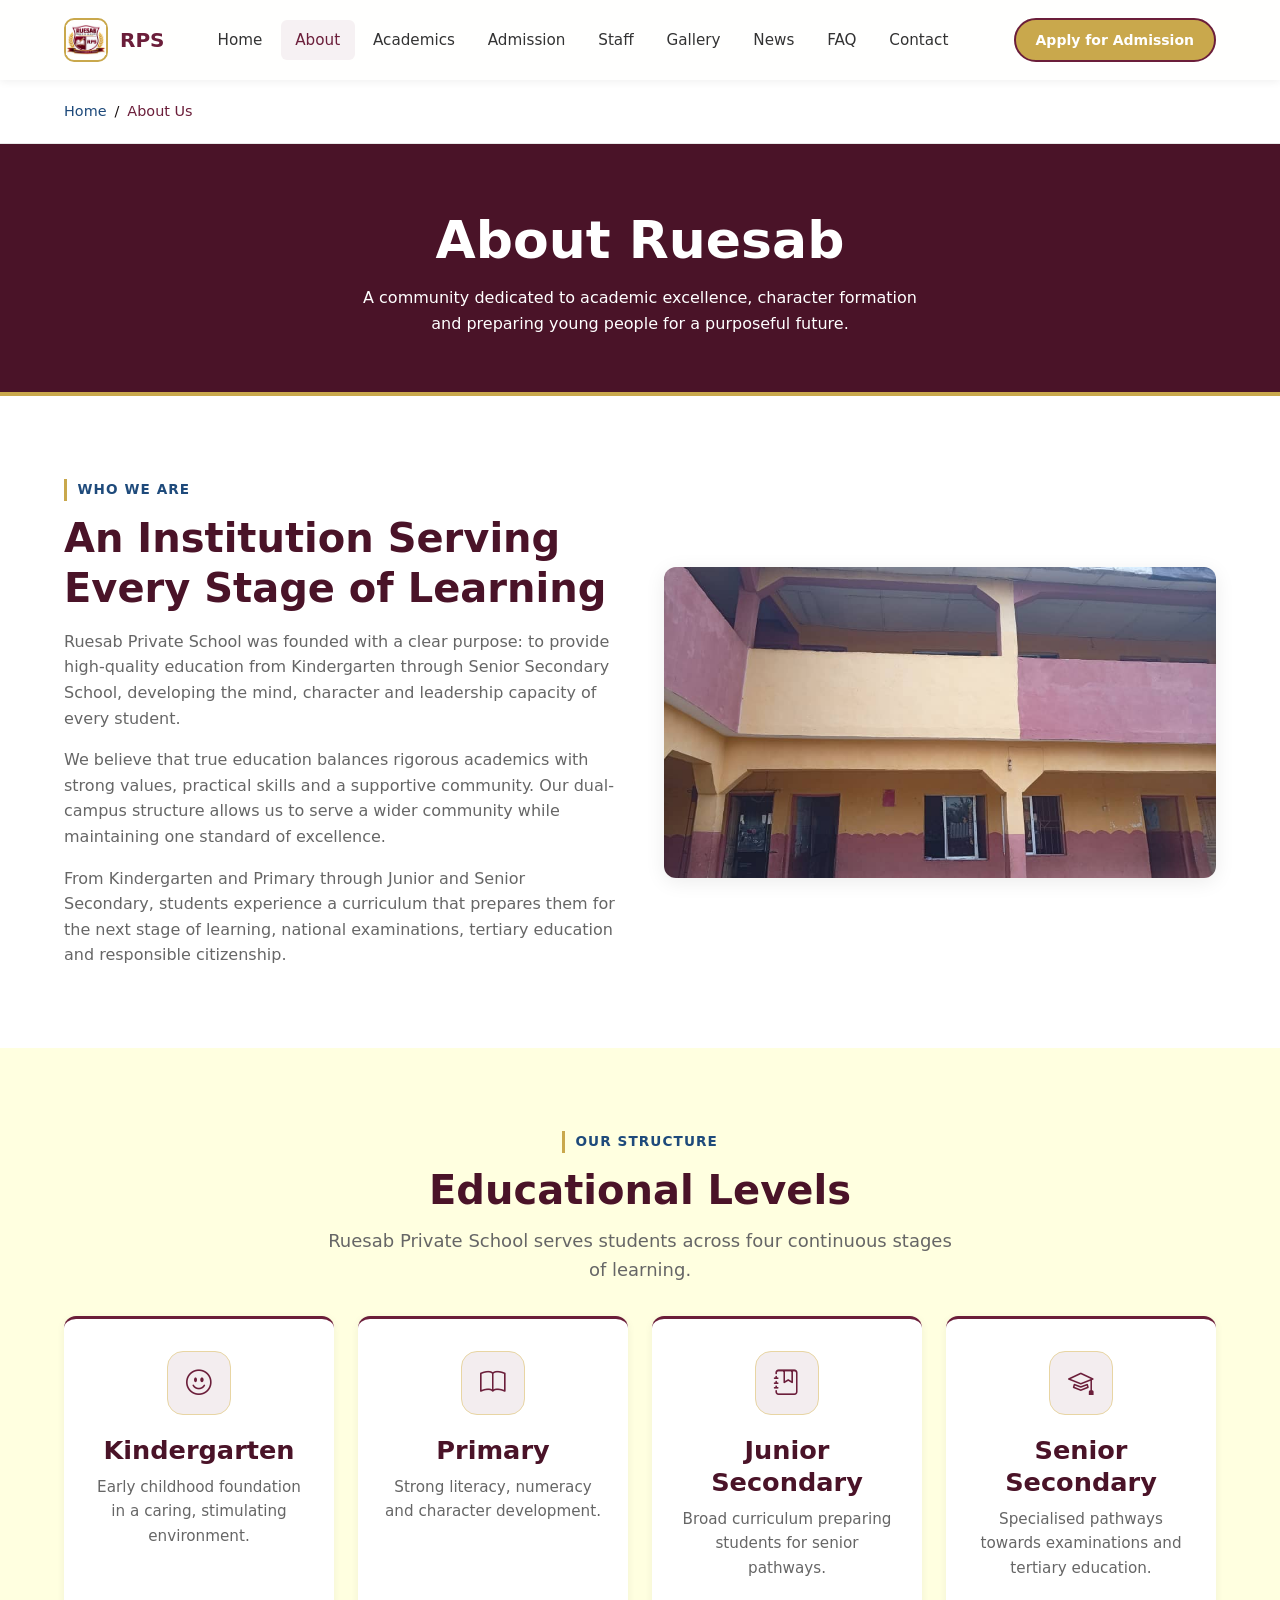
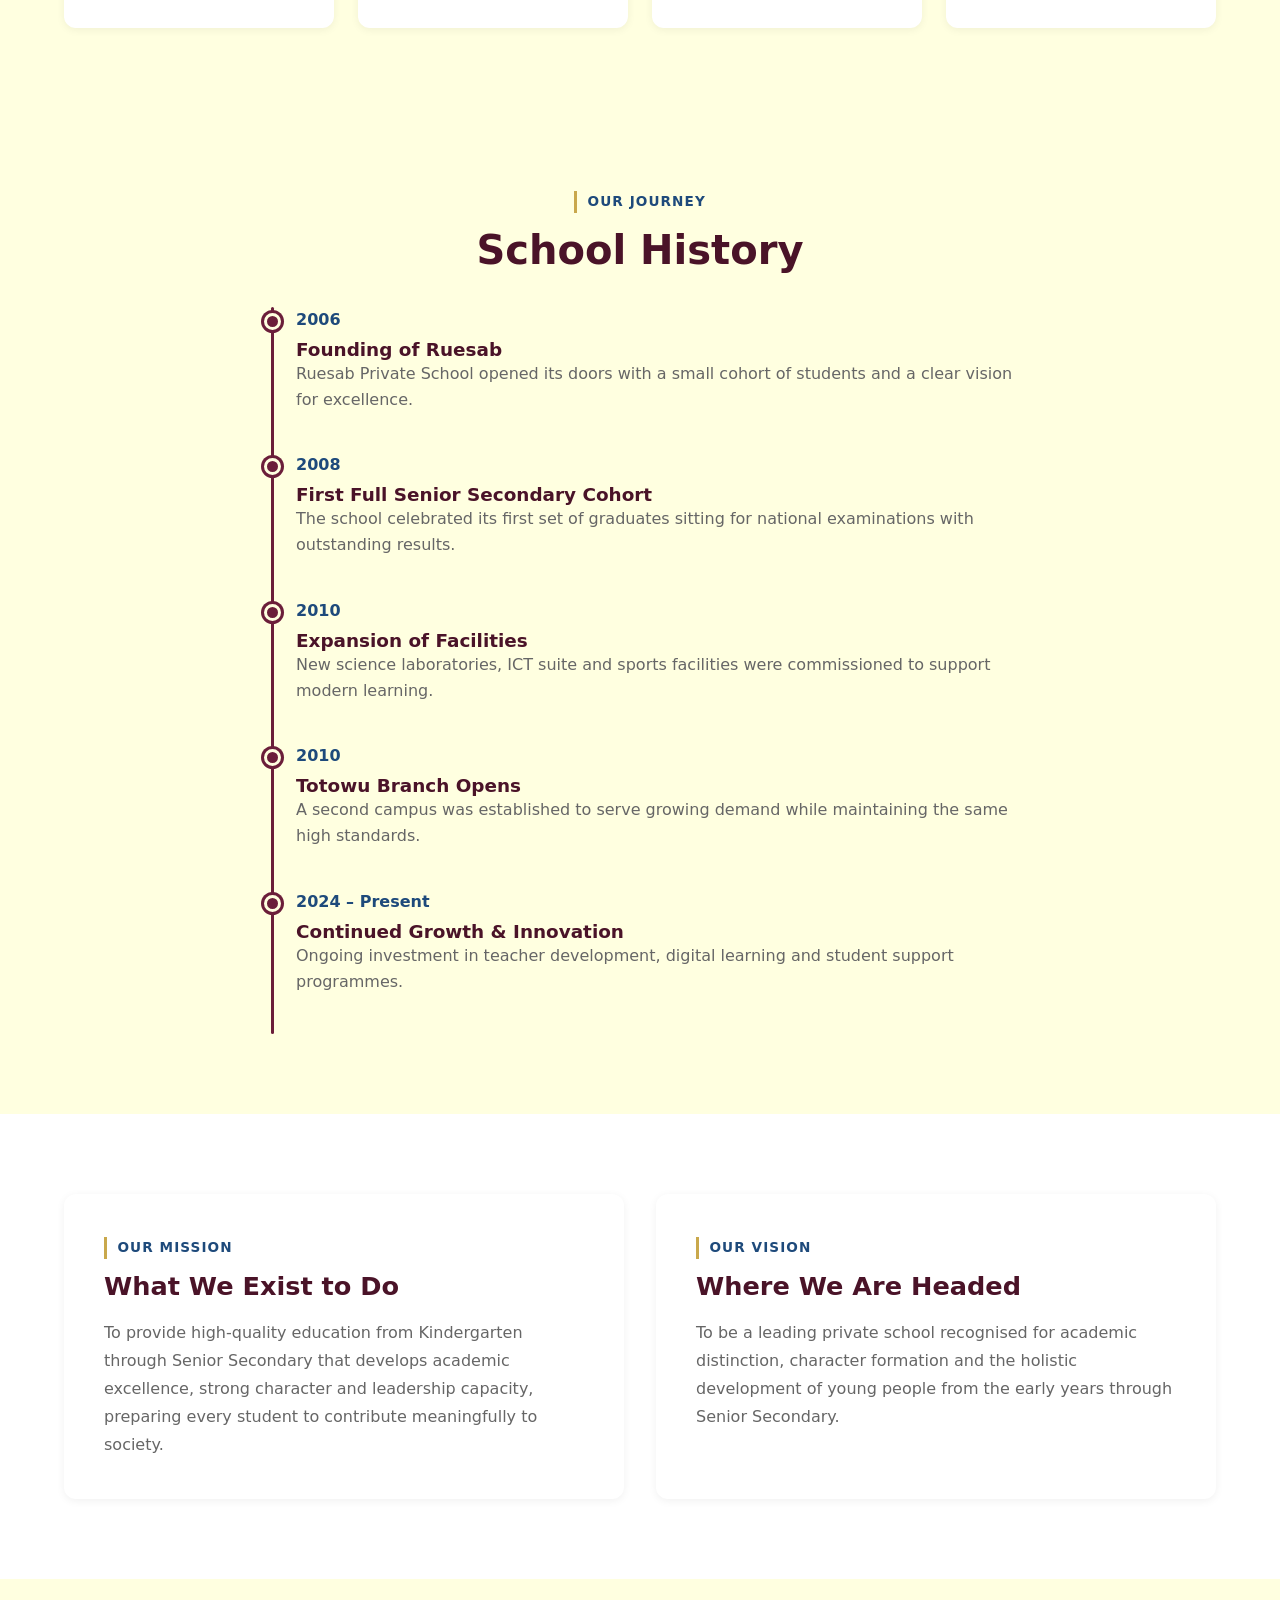
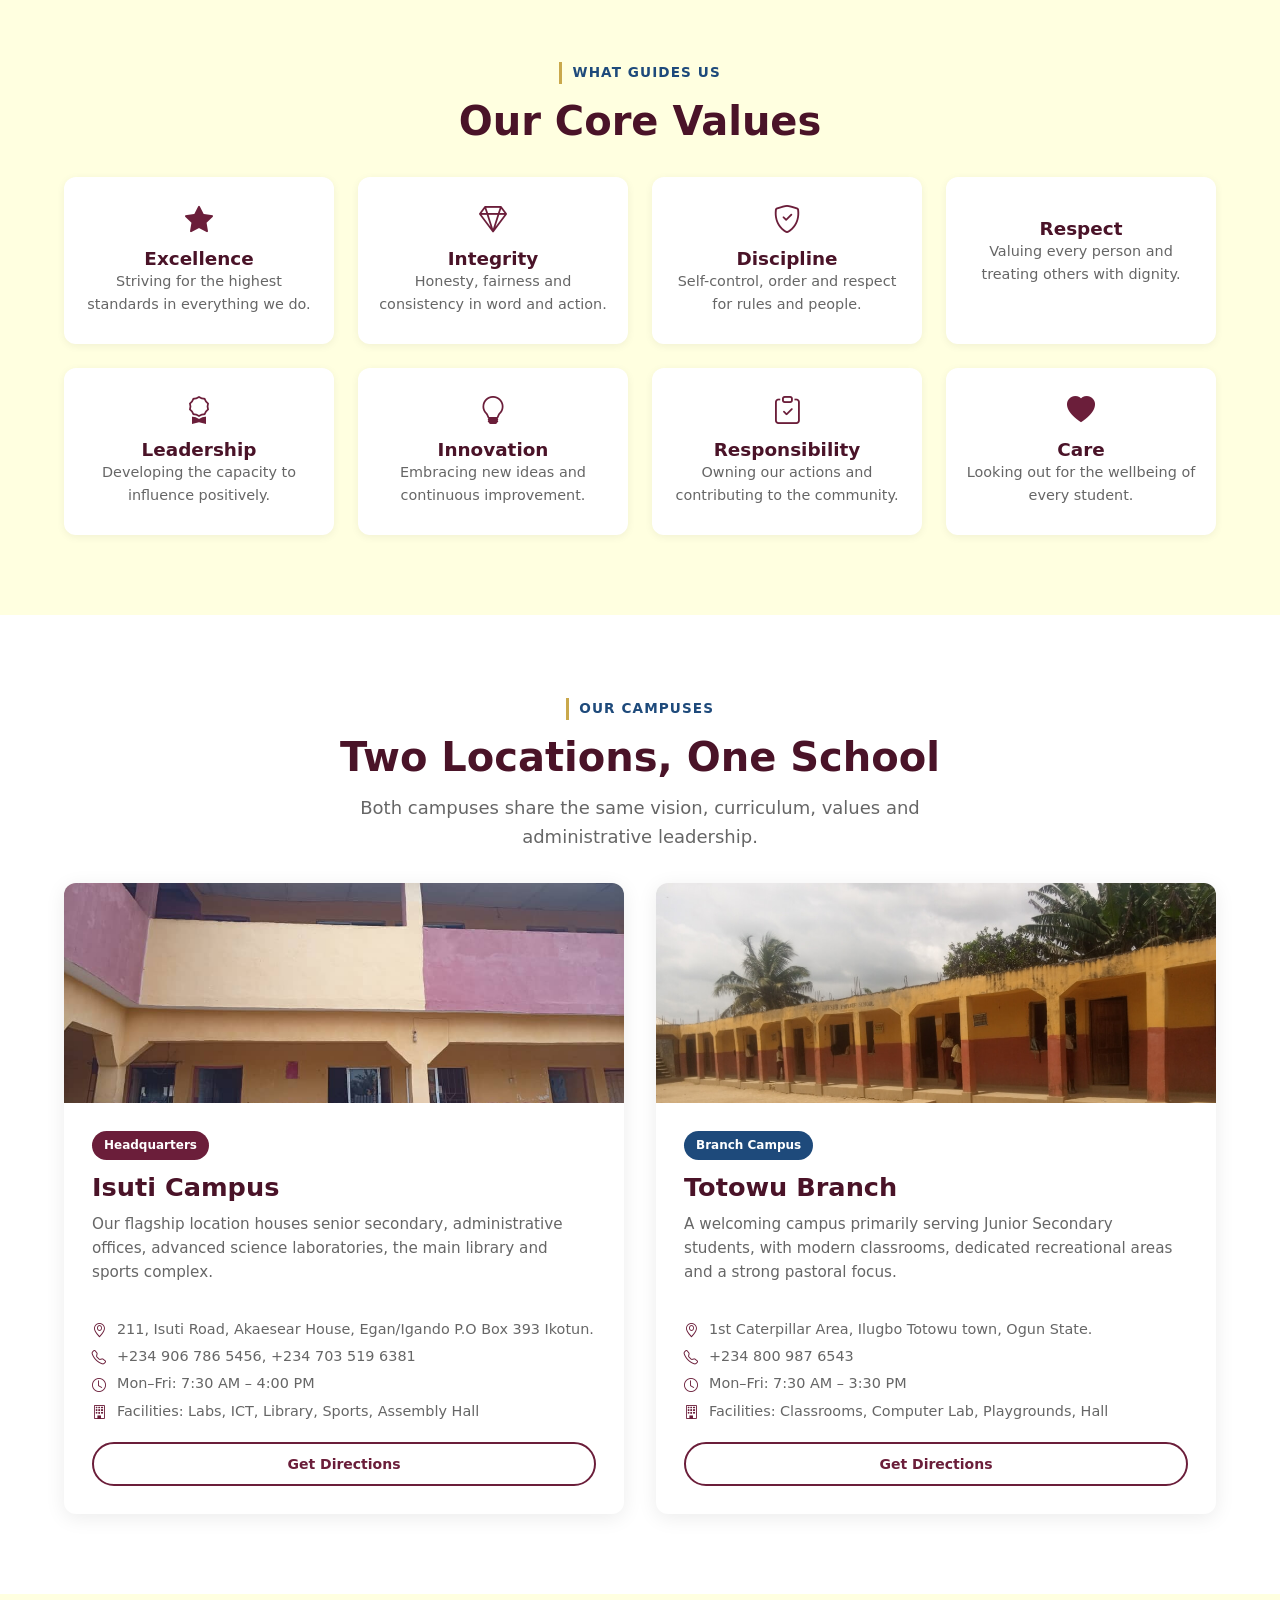
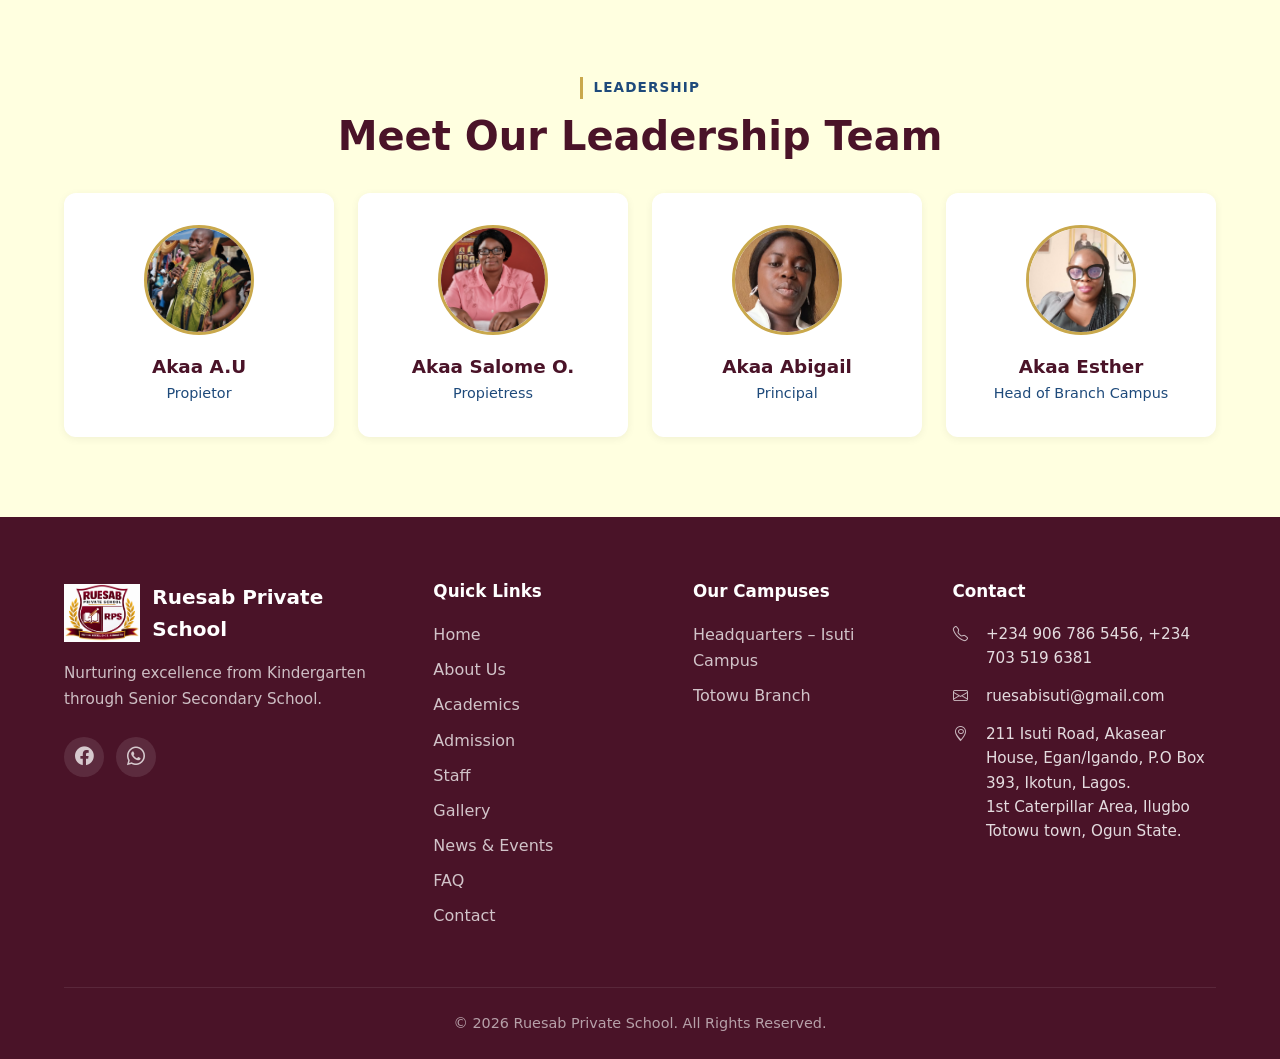
<file: about.html>
<!DOCTYPE html>
<html lang="en">
<head>
  <meta charset="UTF-8">
  <meta name="viewport" content="width=device-width, initial-scale=1.0">
  <meta name="description" content="About Ruesab Private School – our history, mission, vision, core values, campuses and leadership.">
  <title>About Us | Ruesab Private School</title>
   <link rel="icon" type="image/x-icon" href="images/ruesabLogo.png">
  <link rel="stylesheet" href="https://cdn.jsdelivr.net/npm/bootstrap-icons@1.11.3/font/bootstrap-icons.min.css">
  <link rel="stylesheet" href="css/styles.css">
</head>
<body>
  <header class="header">
    <div class="container nav">
      <a href="index.html" class="logo">
        <div class="logo-icon"><img src="images/ruesabLogo.png" alt=""></div>
        <span>RPS</span>
      </a>
            <nav class="nav-links">
        <a href="index.html">Home</a>
        <a href="about.html" class="active">About</a>
        <a href="academics.html">Academics</a>
        <a href="admission.html">Admission</a>
        <a href="staff.html">Staff</a>
        <a href="gallery.html">Gallery</a>
        <a href="news.html">News</a>
        <a href="faq.html">FAQ</a>
        <a href="contact.html">Contact</a>
      </nav>
      <div style="display:flex;align-items:center;gap:0.75rem;">
        <a href="admission.html" class="btn btn-primary btn-sm nav-cta">Apply for Admission</a>
      </div>
      <button class="hamburger" aria-label="Toggle menu"><span></span><span></span><span></span></button>
    </div>
  </header>

  <div class="overlay"></div>
  <div class="mobile-menu">
    <a href="index.html">Home</a>
    <a href="about.html" class="active">About</a>
    <a href="academics.html">Academics</a>
    <a href="admission.html">Admission</a>
    <a href="staff.html">Staff</a>
    <a href="gallery.html">Gallery</a>
    <a href="news.html">News</a>
    <a href="faq.html">FAQ</a>
    <a href="contact.html">Contact</a>
    <a href="admission.html" class="btn btn-primary">Apply for Admission</a>
  </div>

  <div class="breadcrumb">
    <div class="container">
      <div class="breadcrumb-list">
        <a href="index.html">Home</a> <span>/</span> <span style="color:var(--wine);">About Us</span>
      </div>
    </div>
  </div>

  <section class="page-hero">
    <div class="container">
      <h1 class="hero-animate">About Ruesab</h1>
      <p class="hero-animate delay-1">A community dedicated to academic excellence, character formation and preparing young people for a purposeful future.</p>
    </div>
  </section>

  <!-- School Introduction -->
  <section class="section bg-white">
    <div class="container">
      <div class="grid-2" style="align-items:center;gap:3rem;">
        <div class="animate-on-scroll fade-right">
          <span class="section-label">Who We Are</span>
          <h2 class="mb-2">An Institution Serving Every Stage of Learning</h2>
          <p class="mb-2" style="color:var(--gray-600);">Ruesab Private School was founded with a clear purpose: to provide high-quality education from Kindergarten through Senior Secondary School, developing the mind, character and leadership capacity of every student.</p>
          <p class="mb-2" style="color:var(--gray-600);">We believe that true education balances rigorous academics with strong values, practical skills and a supportive community. Our dual-campus structure allows us to serve a wider community while maintaining one standard of excellence.</p>
          <p style="color:var(--gray-600);">From Kindergarten and Primary through Junior and Senior Secondary, students experience a curriculum that prepares them for the next stage of learning, national examinations, tertiary education and responsible citizenship.</p>
        </div>
        <div class="animate-on-scroll fade-left">
          <img src="images/about_image.jpg" alt="School building" style="border-radius:var(--radius);box-shadow:var(--shadow-md);">
        </div>
      </div>
    </div>
  </section>


  <!-- Educational Structure -->
  <section class="section bg-cream">
    <div class="container">
      <div class="text-center mb-4 animate-on-scroll fade-up">
        <span class="section-label">Our Structure</span>
        <h2>Educational Levels</h2>
        <p class="lead" style="margin:0.75rem auto 0;">Ruesab Private School serves students across four continuous stages of learning.</p>
      </div>
      <div class="grid-4">
        <div class="level-card animate-on-scroll fade-up stagger-item">
          <div class="feature-icon"><i class="bi bi-emoji-smile"></i></div>
          <h3 class="mb-1">Kindergarten</h3>
          <p class="card-text">Early childhood foundation in a caring, stimulating environment.</p>
        </div>
        <div class="level-card animate-on-scroll fade-up stagger-item">
          <div class="feature-icon"><i class="bi bi-book"></i></div>
          <h3 class="mb-1">Primary</h3>
          <p class="card-text">Strong literacy, numeracy and character development.</p>
        </div>
        <div class="level-card animate-on-scroll fade-up stagger-item">
          <div class="feature-icon"><i class="bi bi-journal-bookmark"></i></div>
          <h3 class="mb-1">Junior Secondary</h3>
          <p class="card-text">Broad curriculum preparing students for senior pathways.</p>
        </div>
        <div class="level-card animate-on-scroll fade-up stagger-item">
          <div class="feature-icon"><i class="bi bi-mortarboard"></i></div>
          <h3 class="mb-1">Senior Secondary</h3>
          <p class="card-text">Specialised pathways towards examinations and tertiary education.</p>
        </div>
      </div>
    </div>
  </section>

  <!-- History Timeline -->
  <section class="section bg-cream">
    <div class="container" style="max-width:800px;">
      <div class="text-center mb-4 animate-on-scroll fade-up">
        <span class="section-label">Our Journey</span>
        <h2>School History</h2>
      </div>
      <div class="timeline">
        <div class="timeline-item animate-on-scroll fade-up">
          <div class="timeline-year">2006</div>
          <h4>Founding of Ruesab</h4>
          <p style="color:var(--gray-600);">Ruesab Private School opened its doors with a small cohort of students and a clear vision for excellence.</p>
        </div>
        <div class="timeline-item animate-on-scroll fade-up">
          <div class="timeline-year">2008</div>
          <h4>First Full Senior Secondary Cohort</h4>
          <p style="color:var(--gray-600);">The school celebrated its first set of graduates sitting for national examinations with outstanding results.</p>
        </div>
        <div class="timeline-item animate-on-scroll fade-up">
          <div class="timeline-year">2010</div>
          <h4>Expansion of Facilities</h4>
          <p style="color:var(--gray-600);">New science laboratories, ICT suite and sports facilities were commissioned to support modern learning.</p>
        </div>
        <div class="timeline-item animate-on-scroll fade-up">
          <div class="timeline-year">2010</div>
          <h4>Totowu Branch Opens</h4>
          <p style="color:var(--gray-600);">A second campus was established to serve growing demand while maintaining the same high standards.</p>
        </div>
        <div class="timeline-item animate-on-scroll fade-up">
          <div class="timeline-year">2024 – Present</div>
          <h4>Continued Growth & Innovation</h4>
          <p style="color:var(--gray-600);">Ongoing investment in teacher development, digital learning and student support programmes.</p>
        </div>
      </div>
    </div>
  </section>

  <!-- Mission & Vision -->
  <section class="section bg-white">
    <div class="container">
      <div class="grid-2">
        <div class="card animate-on-scroll fade-right" style="padding:2.5rem;">
          <span class="section-label">Our Mission</span>
          <h3 class="mb-2">What We Exist to Do</h3>
          <p style="color:var(--gray-600);line-height:1.75;">To provide high-quality education from Kindergarten through Senior Secondary that develops academic excellence, strong character and leadership capacity, preparing every student to contribute meaningfully to society.</p>
        </div>
        <div class="card animate-on-scroll fade-left" style="padding:2.5rem;">
          <span class="section-label">Our Vision</span>
          <h3 class="mb-2">Where We Are Headed</h3>
          <p style="color:var(--gray-600);line-height:1.75;">To be a leading private school recognised for academic distinction, character formation and the holistic development of young people from the early years through Senior Secondary.</p>
        </div>
      </div>
    </div>
  </section>

  <!-- Core Values -->
  <section class="section bg-cream">
    <div class="container">
      <div class="text-center mb-4 animate-on-scroll fade-up">
        <span class="section-label">What Guides Us</span>
        <h2>Our Core Values</h2>
      </div>
      <div class="grid-4">
        <div class="value-card animate-on-scroll fade-up stagger-item">
          <div class="value-icon"><i class="bi bi-star-fill"></i></div>
          <h4>Excellence</h4>
          <p style="font-size:0.9rem;color:var(--gray-600);">Striving for the highest standards in everything we do.</p>
        </div>
        <div class="value-card animate-on-scroll fade-up stagger-item">
          <div class="value-icon"><i class="bi bi-gem"></i></div>
          <h4>Integrity</h4>
          <p style="font-size:0.9rem;color:var(--gray-600);">Honesty, fairness and consistency in word and action.</p>
        </div>
        <div class="value-card animate-on-scroll fade-up stagger-item">
          <div class="value-icon"><i class="bi bi-shield-check"></i></div>
          <h4>Discipline</h4>
          <p style="font-size:0.9rem;color:var(--gray-600);">Self-control, order and respect for rules and people.</p>
        </div>
        <div class="value-card animate-on-scroll fade-up stagger-item">
          <div class="value-icon"><i class="bi bi-handshake"></i></div>
          <h4>Respect</h4>
          <p style="font-size:0.9rem;color:var(--gray-600);">Valuing every person and treating others with dignity.</p>
        </div>
        <div class="value-card animate-on-scroll fade-up stagger-item">
          <div class="value-icon"><i class="bi bi-award"></i></div>
          <h4>Leadership</h4>
          <p style="font-size:0.9rem;color:var(--gray-600);">Developing the capacity to influence positively.</p>
        </div>
        <div class="value-card animate-on-scroll fade-up stagger-item">
          <div class="value-icon"><i class="bi bi-lightbulb"></i></div>
          <h4>Innovation</h4>
          <p style="font-size:0.9rem;color:var(--gray-600);">Embracing new ideas and continuous improvement.</p>
        </div>
        <div class="value-card animate-on-scroll fade-up stagger-item">
          <div class="value-icon"><i class="bi bi-clipboard-check"></i></div>
          <h4>Responsibility</h4>
          <p style="font-size:0.9rem;color:var(--gray-600);">Owning our actions and contributing to the community.</p>
        </div>
        <div class="value-card animate-on-scroll fade-up stagger-item">
          <div class="value-icon"><i class="bi bi-heart-fill"></i></div>
          <h4>Care</h4>
          <p style="font-size:0.9rem;color:var(--gray-600);">Looking out for the wellbeing of every student.</p>
        </div>
      </div>
    </div>
  </section>

  <!-- Our Locations / Campuses -->
  <section class="section bg-white" id="locations">
    <div class="container">
      <div class="text-center mb-4 animate-on-scroll fade-up">
        <span class="section-label">Our Campuses</span>
        <h2>Two Locations, One School</h2>
        <p class="lead" style="margin:0.75rem auto 0;">Both campuses share the same vision, curriculum, values and administrative leadership.</p>
      </div>
      <div class="grid-2">
        <div class="campus-card animate-on-scroll fade-right stagger-item">
          <img src="images/about_image.jpg" alt="Headquarters">
          <div class="campus-body">
            <span class="campus-badge">Headquarters </span>
            <h3 class="mb-1">Isuti Campus</h3>
            <p class="card-text">Our flagship location houses senior secondary, administrative offices, advanced science laboratories, the main library and sports complex.</p>
            <ul style="font-size:0.9rem;color:var(--gray-600);margin:1rem 0;line-height:1.8;">
              <li><i class="bi bi-geo-alt icon-inline"></i> 211, Isuti Road, Akaesear House, Egan/Igando P.O Box 393 Ikotun.</li>
              <li><i class="bi bi-telephone icon-inline"></i> +234 906 786 5456, +234  703 519 6381</li>
              <li><i class="bi bi-clock icon-inline"></i> Mon–Fri: 7:30 AM – 4:00 PM</li>
              <li><i class="bi bi-building icon-inline"></i> Facilities: Labs, ICT, Library, Sports, Assembly Hall</li>
            </ul>
            <a href="contact.html" class="btn btn-outline btn-sm">Get Directions</a>
          </div>
        </div>
        <div class="campus-card animate-on-scroll fade-left stagger-item">
          <img src="images/totowuBranch.jpg" alt="Totowu Branch">
          <div class="campus-body">
            <span class="campus-badge" style="background:var(--blue);">Branch Campus</span>
            <h3 class="mb-1">Totowu Branch</h3>
            <p class="card-text">A welcoming campus primarily serving Junior Secondary students, with modern classrooms, dedicated recreational areas and a strong pastoral focus.</p>
            <ul style="font-size:0.9rem;color:var(--gray-600);margin:1rem 0;line-height:1.8;">
              <li><i class="bi bi-geo-alt icon-inline"></i> 1st Caterpillar Area, Ilugbo Totowu town, Ogun State.</li>
              <li><i class="bi bi-telephone icon-inline"></i> +234 800 987 6543</li>
              <li><i class="bi bi-clock icon-inline"></i> Mon–Fri: 7:30 AM – 3:30 PM</li>
              <li><i class="bi bi-building icon-inline"></i> Facilities: Classrooms, Computer Lab, Playgrounds, Hall</li>
            </ul>
            <a href="contact.html" class="btn btn-outline btn-sm">Get Directions</a>
          </div>
        </div>
      </div>
      <!--<div class="mt-4 animate-on-scroll fade-up" style="background:var(--cream);border-radius:var(--radius);padding:2rem;text-align:center;">
        <h3 class="mb-2">Find Us on the Map</h3>
        <p style="color:var(--gray-600);margin-bottom:1.5rem;">Both campuses are clearly marked. Contact us for transport and orientation details.</p>
        <div style="background:var(--gray-200);height:280px;border-radius:var(--radius-sm);display:flex;align-items:center;justify-content:center;color:var(--gray-600);">
          [Map Placeholder ]
        </div>-->
      </div>
    </div>
  </section>

  <!-- Leadership -->
  <section class="section bg-cream">
    <div class="container">
      <div class="text-center mb-4 animate-on-scroll fade-up">
        <span class="section-label">Leadership</span>
        <h2>Meet Our Leadership Team</h2>
      </div>
      <div class="grid-4">
        <div class="leader-card animate-on-scroll fade-up stagger-item">
          <div class="leader-avatar"><img src="images/propietor.jpg" alt=""></div>
          <h4>Akaa A.U</h4>
          <p class="leader-role">Propietor</p>
        </div>
        <div class="leader-card animate-on-scroll fade-up stagger-item">
          <div class="leader-avatar"><img src="images/propietress2.jpg" alt=""></div>
          <h4>Akaa Salome O.</h4>
          <p class="leader-role">Propietress</p>
        </div>
       <div class="leader-card animate-on-scroll fade-up stagger-item">
          <div class="leader-avatar"><img src="images/IMG-20261012-WA0038_1.jpg" alt=""></div>
          <h4>Akaa Abigail</h4>
          <p class="leader-role"> Principal</p>
        </div>
        <div class="leader-card animate-on-scroll fade-up stagger-item">
          <div class="leader-avatar"><img src="images/esther.jpg" alt=""></div>
          <h4>Akaa Esther</h4>
          <p class="leader-role">Head of Branch Campus</p>
        </div>
      </div>
    </div>
  </section>

  <!-- Footer -->
  <footer class="footer animate-on-scroll fade-up">
    <div class="container">
      <div class="footer-grid">
        <div class="footer-about">
          <a href="index.html" class="logo" style="color:white;margin-bottom:1rem;">
            <div class="log-icon"><img src="images/ruesabLogo.png" alt="" width="80px" height="80px"></div>
            <span>Ruesab Private School</span>
          </a>
          <p>Nurturing excellence from Kindergarten through Senior Secondary School.</p>
          <div class="social-links">
            <a href="https://www.facebook.com/share/1PrMg1MPfA/" aria-label="Facebook"><i class="bi bi-facebook"></i></a>
            <a href="https://wa.me/2348145338020" aria-label="WhatsApp"><i class="bi bi-whatsapp"></i></a>
          </div>
        </div>
        <div>
          <h4>Quick Links</h4>
          <ul class="footer-links">
            <li><a href="index.html">Home</a></li>
            <li><a href="about.html">About Us</a></li>
            <li><a href="academics.html">Academics</a></li>
            <li><a href="admission.html">Admission</a></li>
            <li><a href="staff.html">Staff</a></li>
            <li><a href="gallery.html">Gallery</a></li>
            <li><a href="news.html">News & Events</a></li>
            <li><a href="faq.html">FAQ</a></li>
            <li><a href="contact.html">Contact</a></li>
          </ul>
        </div>
        <div>
          <h4>Our Campuses</h4>
          <ul class="footer-links">
            <li><a href="about.html#locations">Headquarters – Isuti Campus</a></li>
            <li><a href="about.html#locations">Totowu Branch</a></li>
          </ul>
        </div>
        <div>
          <h4>Contact</h4>
          <ul class="footer-contact">
            <li><i class="bi bi-telephone icon-inline"></i>+234 906 786 5456, +234 703 519 6381</li>
            <li><i class="bi bi-envelope icon-inline"></i> ruesabisuti@gmail.com</li>
            <li><i class="bi bi-geo-alt icon-inline"></i>  211 Isuti Road, Akasear House, Egan/Igando, P.O Box 393, Ikotun, Lagos.<br>1st Caterpillar Area, Ilugbo Totowu town, Ogun State.</li>
          </ul>
        </div>
      </div>
      <div class="footer-bottom">
        &copy; 2026 Ruesab Private School. All Rights Reserved.
      </div>
    </div>
  </footer>

  <script src="js/main.js"></script>
</body>
</html>
</file>
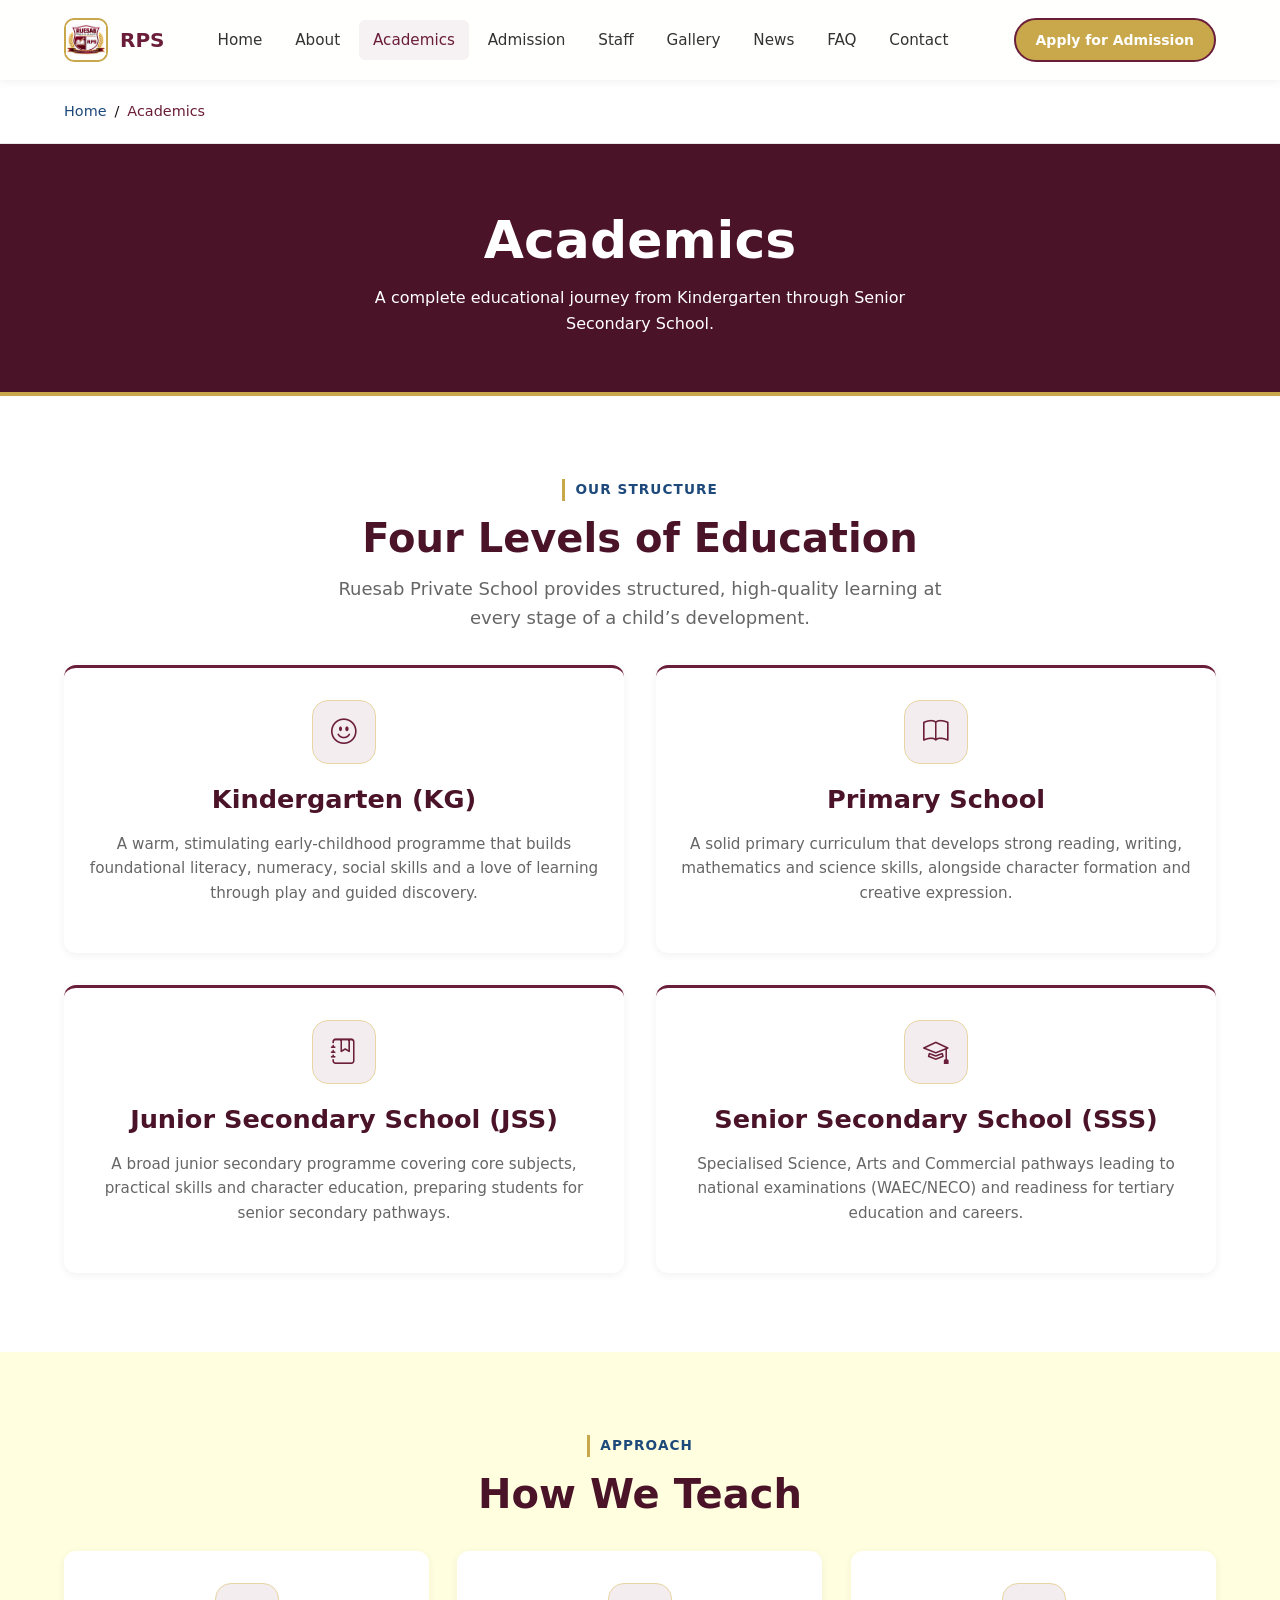
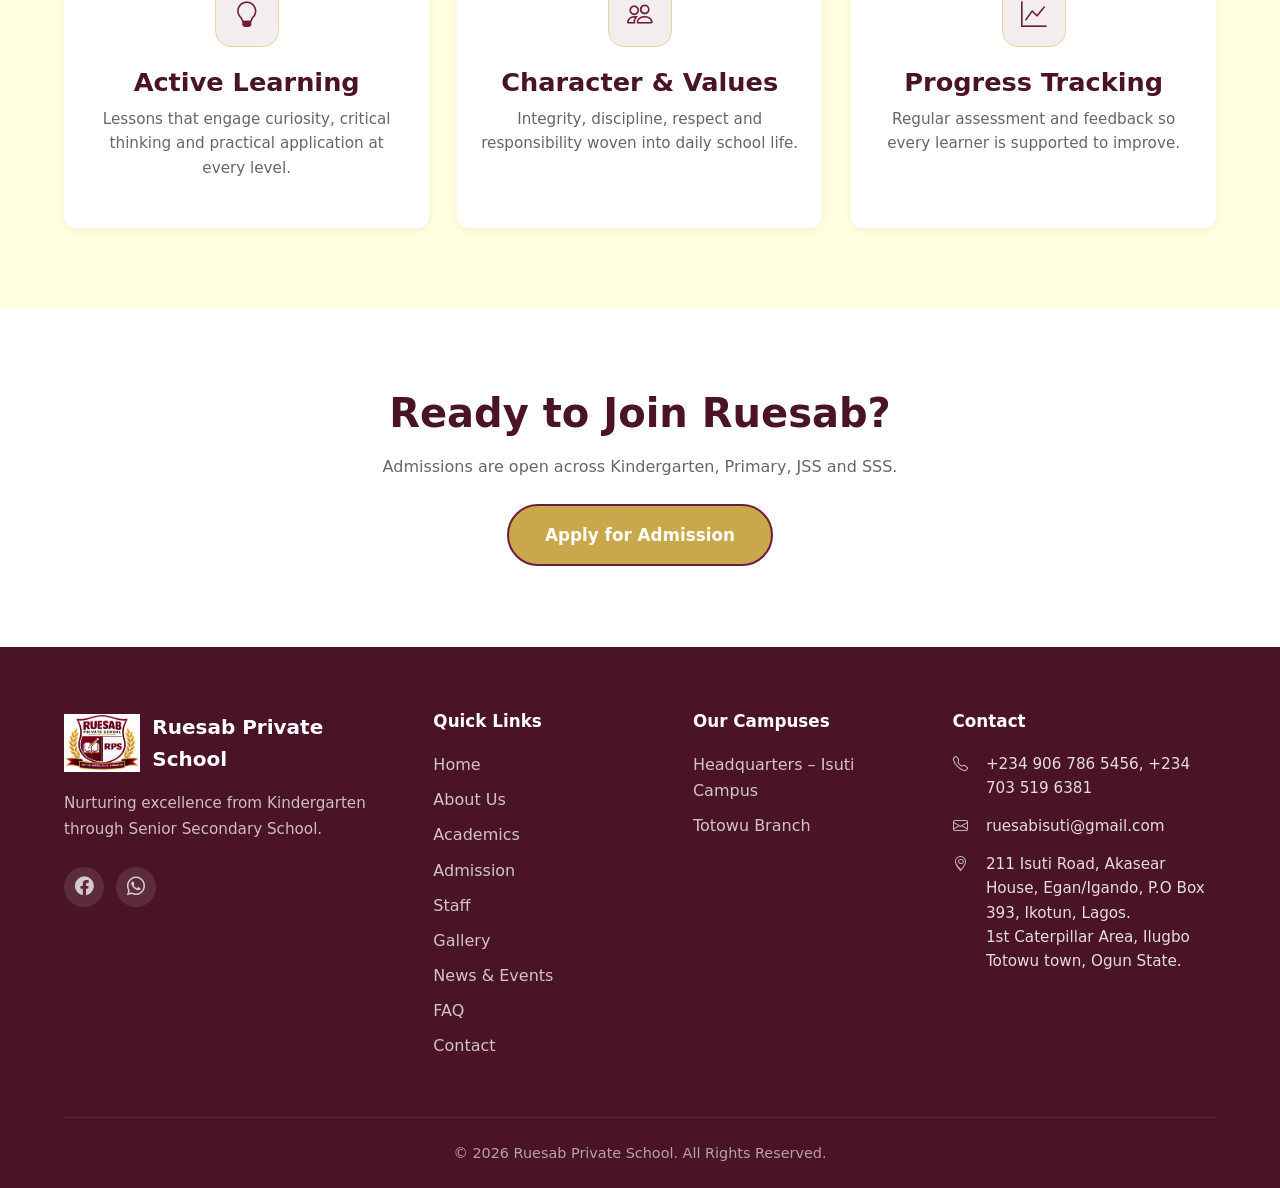
<file: academics.html>
<!DOCTYPE html>
<html lang="en">
<head>
  <meta charset="UTF-8">
  <meta name="viewport" content="width=device-width, initial-scale=1.0">
  <meta name="description" content="Academic programmes at Ruesab Private School – Kindergarten, Primary, Junior Secondary and Senior Secondary.">
  <title>Academics | Ruesab Private School</title>
   <link rel="icon" type="image/x-icon" href="images/ruesabLogo.png">
  <link rel="stylesheet" href="https://cdn.jsdelivr.net/npm/bootstrap-icons@1.11.3/font/bootstrap-icons.min.css">
  <link rel="stylesheet" href="css/styles.css">
</head>
<body>
  <header class="header">
    <div class="container nav">
      
            <a href="index.html" class="logo">
        <div class="logo-icon"><img src="images/ruesabLogo.png" alt=""></div>
        <span>RPS </span>
      </a>
      <nav class="nav-links">
        <a href="index.html">Home</a>
        <a href="about.html">About</a>
        <a href="academics.html" class="active">Academics</a>
        <a href="admission.html">Admission</a>
        <a href="staff.html">Staff</a>
        <a href="gallery.html">Gallery</a>
        <a href="news.html">News</a>
        <a href="faq.html">FAQ</a>
        <a href="contact.html">Contact</a>
      </nav>
      <a href="admission.html" class="btn btn-primary btn-sm nav-cta">Apply for Admission</a>
      <button class="hamburger" aria-label="Toggle menu"><span></span><span></span><span></span></button>
    </div>
  </header>

  <div class="overlay"></div>
  <div class="mobile-menu">
    <a href="index.html">Home</a>
    <a href="about.html">About</a>
    <a href="academics.html" class="active">Academics</a>
    <a href="admission.html">Admission</a>
    <a href="staff.html">Staff</a>
    <a href="gallery.html">Gallery</a>
    <a href="news.html">News</a>
    <a href="faq.html">FAQ</a>
    <a href="contact.html">Contact</a>
    <a href="admission.html" class="btn btn-primary">Apply for Admission</a>
  </div>

  <div class="breadcrumb">
    <div class="container">
      <div class="breadcrumb-list">
        <a href="index.html">Home</a> <span>/</span> <span style="color:var(--wine);">Academics</span>
      </div>
    </div>
  </div>

  <section class="page-hero">
    <div class="container">
      <h1 class="hero-animate">Academics</h1>
      <p class="hero-animate delay-1">A complete educational journey from Kindergarten through Senior Secondary School.</p>
    </div>
  </section>

  <section class="section bg-white">
    <div class="container">
      <div class="text-center mb-4 animate-on-scroll fade-up">
        <span class="section-label">Our Structure</span>
        <h2>Four Levels of Education</h2>
        <p class="lead" style="margin:0.75rem auto 0;">Ruesab Private School provides structured, high-quality learning at every stage of a child’s development.</p>
      </div>
      <div class="grid-2" style="gap:2rem;">
        <div class="level-card animate-on-scroll fade-up stagger-item">
          <div class="feature-icon"><i class="bi bi-emoji-smile"></i></div>
          <h3 class="mb-2">Kindergarten (KG)</h3>
          <p class="card-text">A warm, stimulating early-childhood programme that builds foundational literacy, numeracy, social skills and a love of learning through play and guided discovery.</p>
        </div>
        <div class="level-card animate-on-scroll fade-up stagger-item">
          <div class="feature-icon"><i class="bi bi-book"></i></div>
          <h3 class="mb-2">Primary School</h3>
          <p class="card-text">A solid primary curriculum that develops strong reading, writing, mathematics and science skills, alongside character formation and creative expression.</p>
        </div>
        <div class="level-card animate-on-scroll fade-up stagger-item">
          <div class="feature-icon"><i class="bi bi-journal-bookmark"></i></div>
          <h3 class="mb-2">Junior Secondary School (JSS)</h3>
          <p class="card-text">A broad junior secondary programme covering core subjects, practical skills and character education, preparing students for senior secondary pathways.</p>
        </div>
        <div class="level-card animate-on-scroll fade-up stagger-item">
          <div class="feature-icon"><i class="bi bi-mortarboard"></i></div>
          <h3 class="mb-2">Senior Secondary School (SSS)</h3>
          <p class="card-text">Specialised Science, Arts and Commercial pathways leading to national examinations (WAEC/NECO) and readiness for tertiary education and careers.</p>
        </div>
      </div>
    </div>
  </section>

  <section class="section bg-cream">
    <div class="container">
      <div class="text-center mb-4 animate-on-scroll fade-up">
        <span class="section-label">Approach</span>
        <h2>How We Teach</h2>
      </div>
      <div class="grid-3">
        <div class="feature-card animate-on-scroll fade-up stagger-item">
          <div class="feature-icon"><i class="bi bi-lightbulb"></i></div>
          <h3 class="mb-1">Active Learning</h3>
          <p class="card-text">Lessons that engage curiosity, critical thinking and practical application at every level.</p>
        </div>
        <div class="feature-card animate-on-scroll fade-up stagger-item">
          <div class="feature-icon"><i class="bi bi-people"></i></div>
          <h3 class="mb-1">Character &amp; Values</h3>
          <p class="card-text">Integrity, discipline, respect and responsibility woven into daily school life.</p>
        </div>
        <div class="feature-card animate-on-scroll fade-up stagger-item">
          <div class="feature-icon"><i class="bi bi-graph-up"></i></div>
          <h3 class="mb-1">Progress Tracking</h3>
          <p class="card-text">Regular assessment and feedback so every learner is supported to improve.</p>
        </div>
      </div>
    </div>
  </section>

  <section class="section bg-white">
    <div class="container text-center animate-on-scroll fade-up">
      <h2 class="mb-2">Ready to Join Ruesab?</h2>
      <p style="color:var(--gray-600);margin-bottom:1.5rem;">Admissions are open across Kindergarten, Primary, JSS and SSS.</p>
      <a href="admission.html" class="btn btn-primary btn-lg">Apply for Admission</a>
    </div>
  </section>

  <!-- Footer -->
  <footer class="footer animate-on-scroll fade-up">
    <div class="container">
      <div class="footer-grid">
        <div class="footer-about">
          <a href="index.html" class="logo" style="color:white;margin-bottom:1rem;">
            <div class="log-icon"><img src="images/ruesabLogo.png" alt="" width="80px" height="80px"></div>
            <span>Ruesab Private School</span>
          </a>
          <p>Nurturing excellence from Kindergarten through Senior Secondary School.</p>
          <div class="social-links">
            <a href="https://www.facebook.com/share/1PrMg1MPfA/" aria-label="Facebook"><i class="bi bi-facebook"></i></a>
            <a href="https://wa.me/2348145338020" aria-label="WhatsApp"><i class="bi bi-whatsapp"></i></a>
          </div>
        </div>
        <div>
          <h4>Quick Links</h4>
          <ul class="footer-links">
            <li><a href="index.html">Home</a></li>
            <li><a href="about.html">About Us</a></li>
            <li><a href="academics.html">Academics</a></li>
            <li><a href="admission.html">Admission</a></li>
            <li><a href="staff.html">Staff</a></li>
            <li><a href="gallery.html">Gallery</a></li>
            <li><a href="news.html">News & Events</a></li>
            <li><a href="faq.html">FAQ</a></li>
            <li><a href="contact.html">Contact</a></li>
          </ul>
        </div>
        <div>
          <h4>Our Campuses</h4>
          <ul class="footer-links">
            <li><a href="about.html#locations">Headquarters – Isuti Campus</a></li>
            <li><a href="about.html#locations">Totowu Branch</a></li>
          </ul>
        </div>
        <div>
          <h4>Contact</h4>
          <ul class="footer-contact">
            <li><i class="bi bi-telephone icon-inline"></i>+234 906 786 5456, +234 703 519 6381</li>
            <li><i class="bi bi-envelope icon-inline"></i> ruesabisuti@gmail.com</li>
            <li><i class="bi bi-geo-alt icon-inline"></i>  211 Isuti Road, Akasear House, Egan/Igando, P.O Box 393, Ikotun, Lagos.<br>1st Caterpillar Area, Ilugbo Totowu town, Ogun State.</li>
          </ul>
        </div>
      </div>
      <div class="footer-bottom">
        &copy; 2026 Ruesab Private School. All Rights Reserved.
      </div>
    </div>
  </footer>

  <script src="js/main.js"></script>
</body>
</html>
</file>
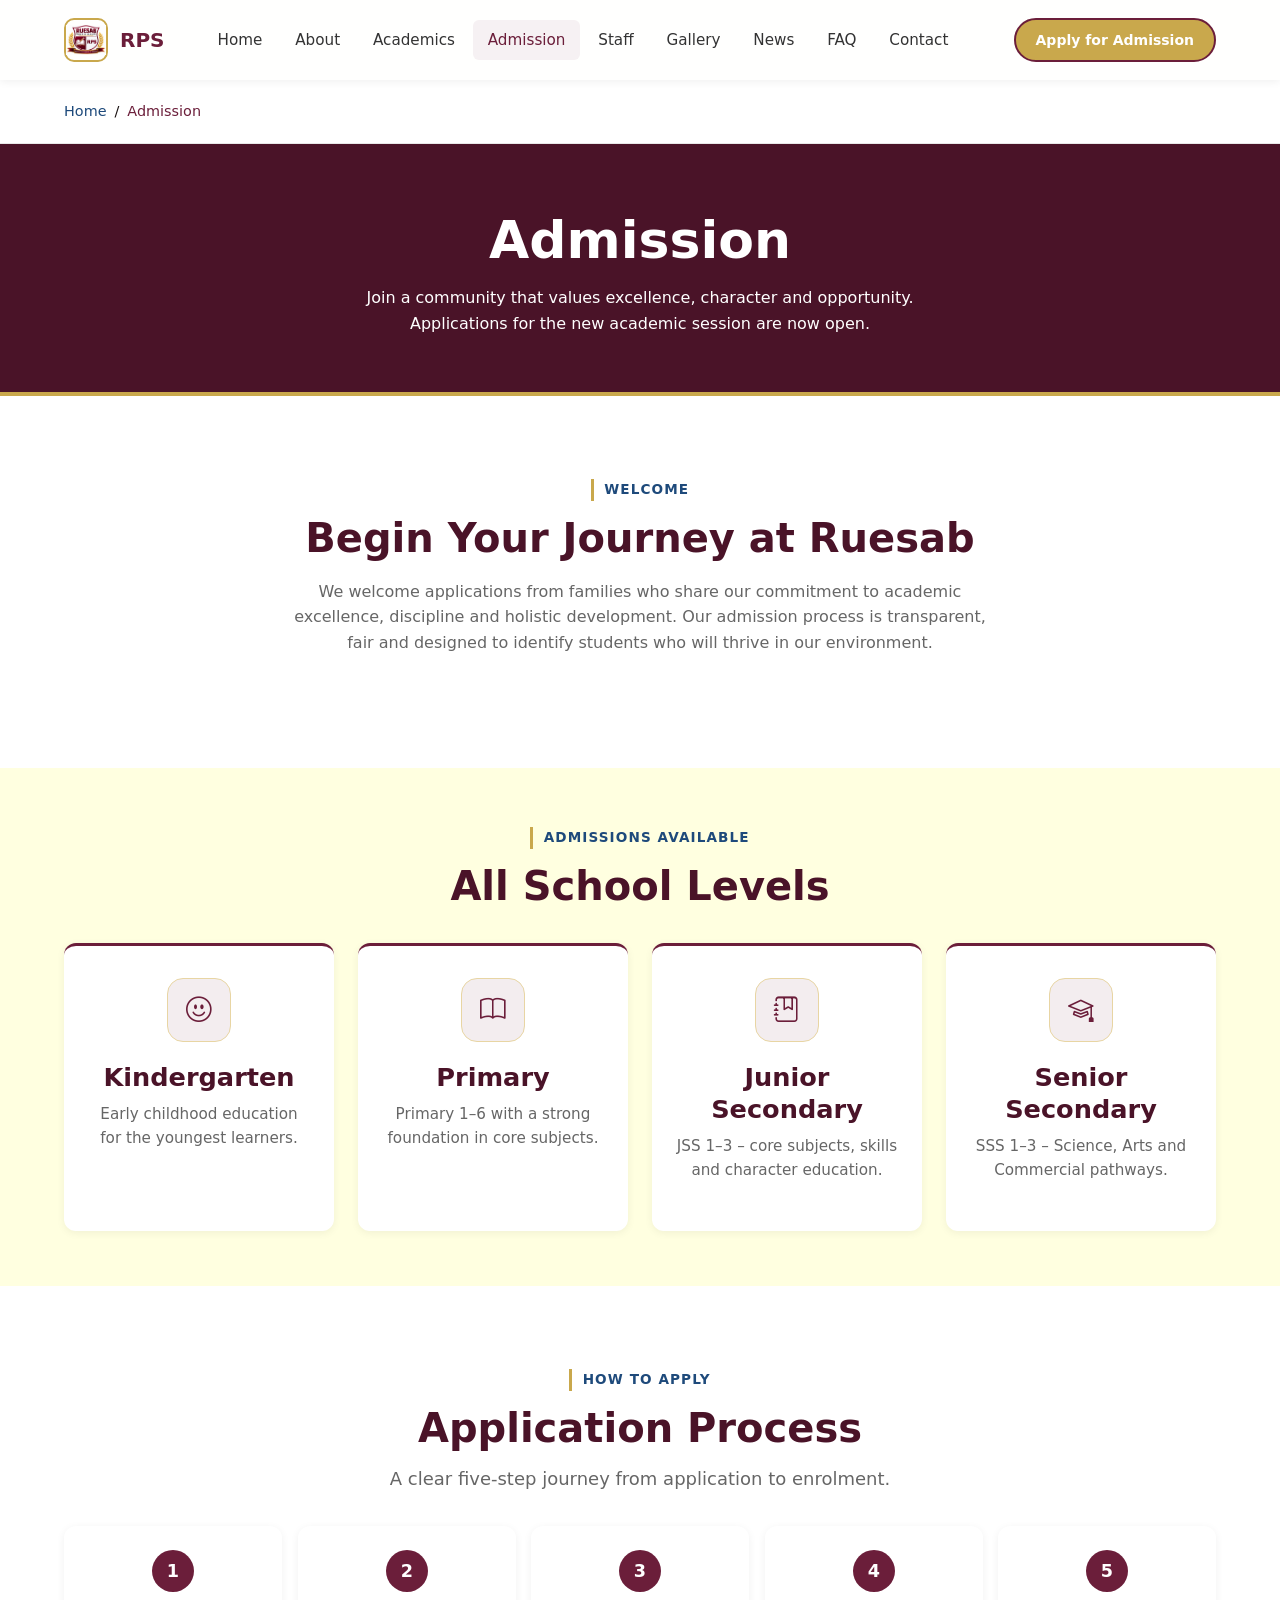
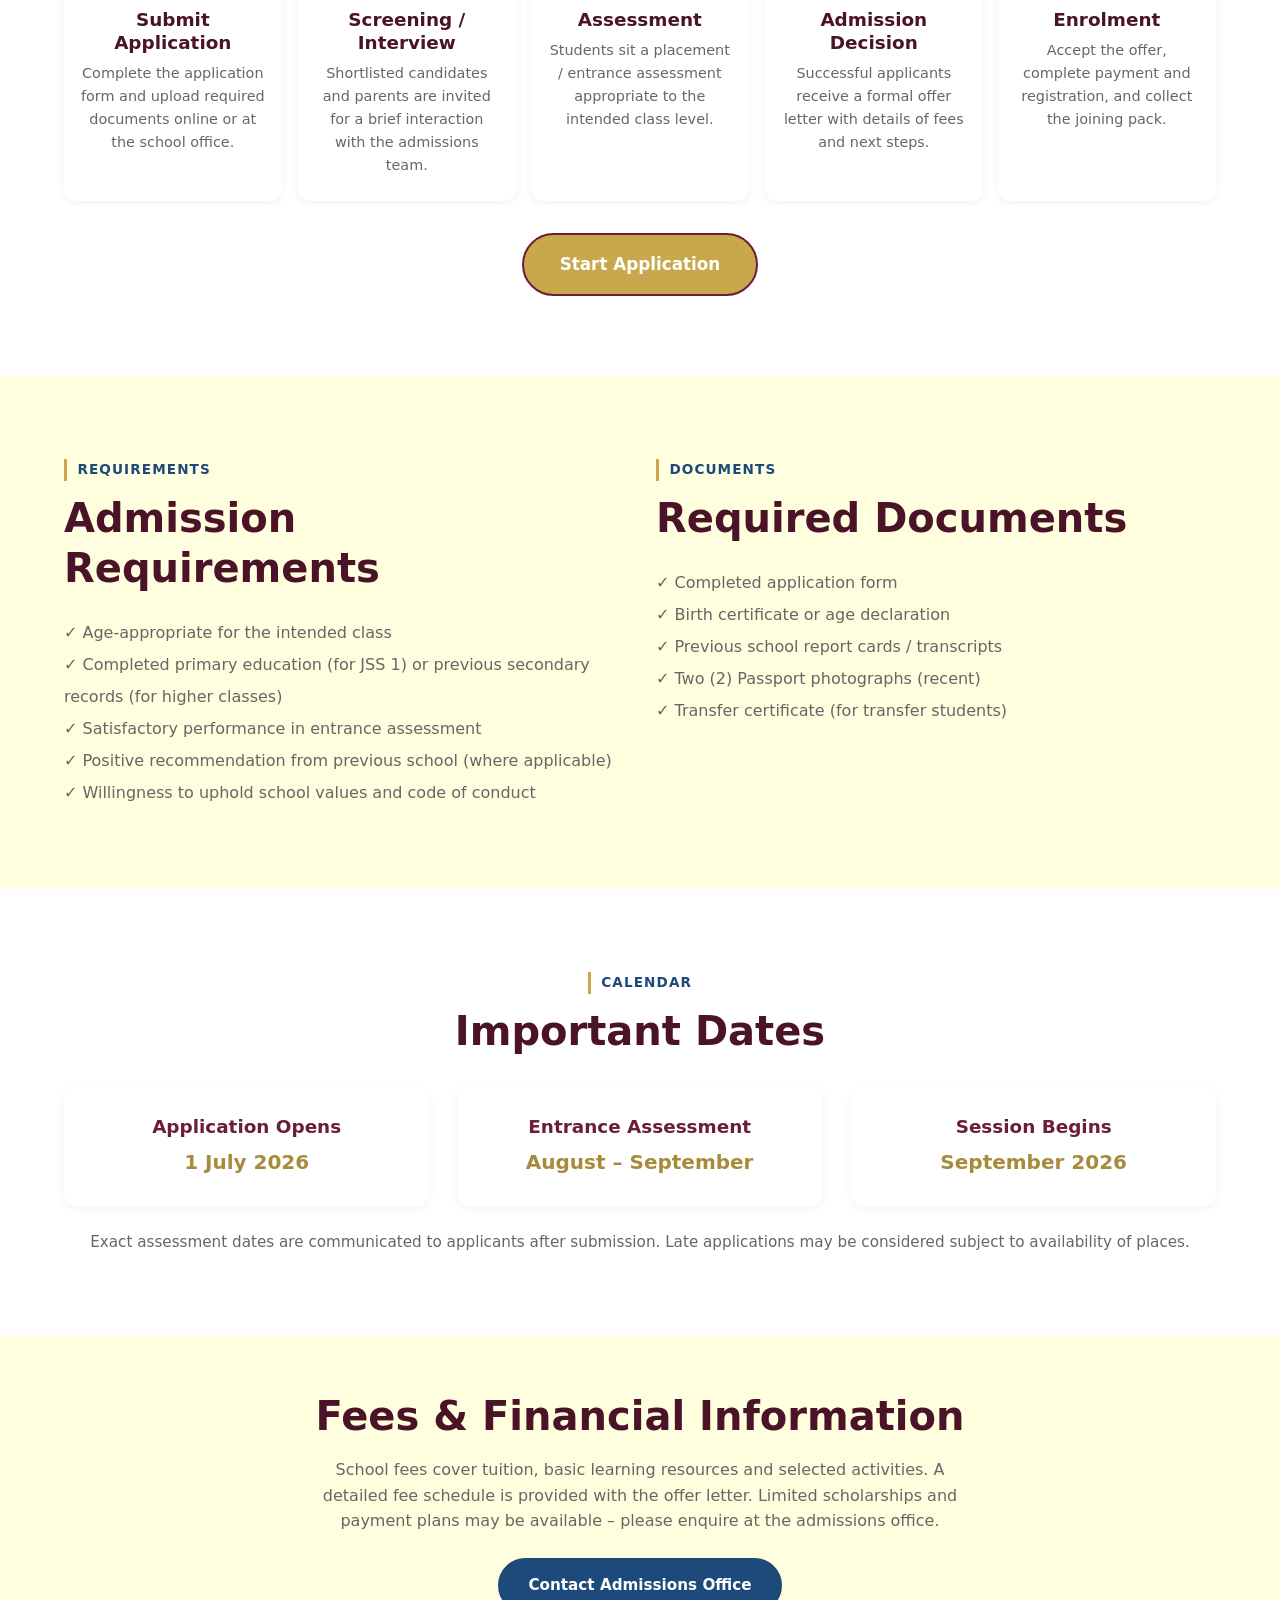
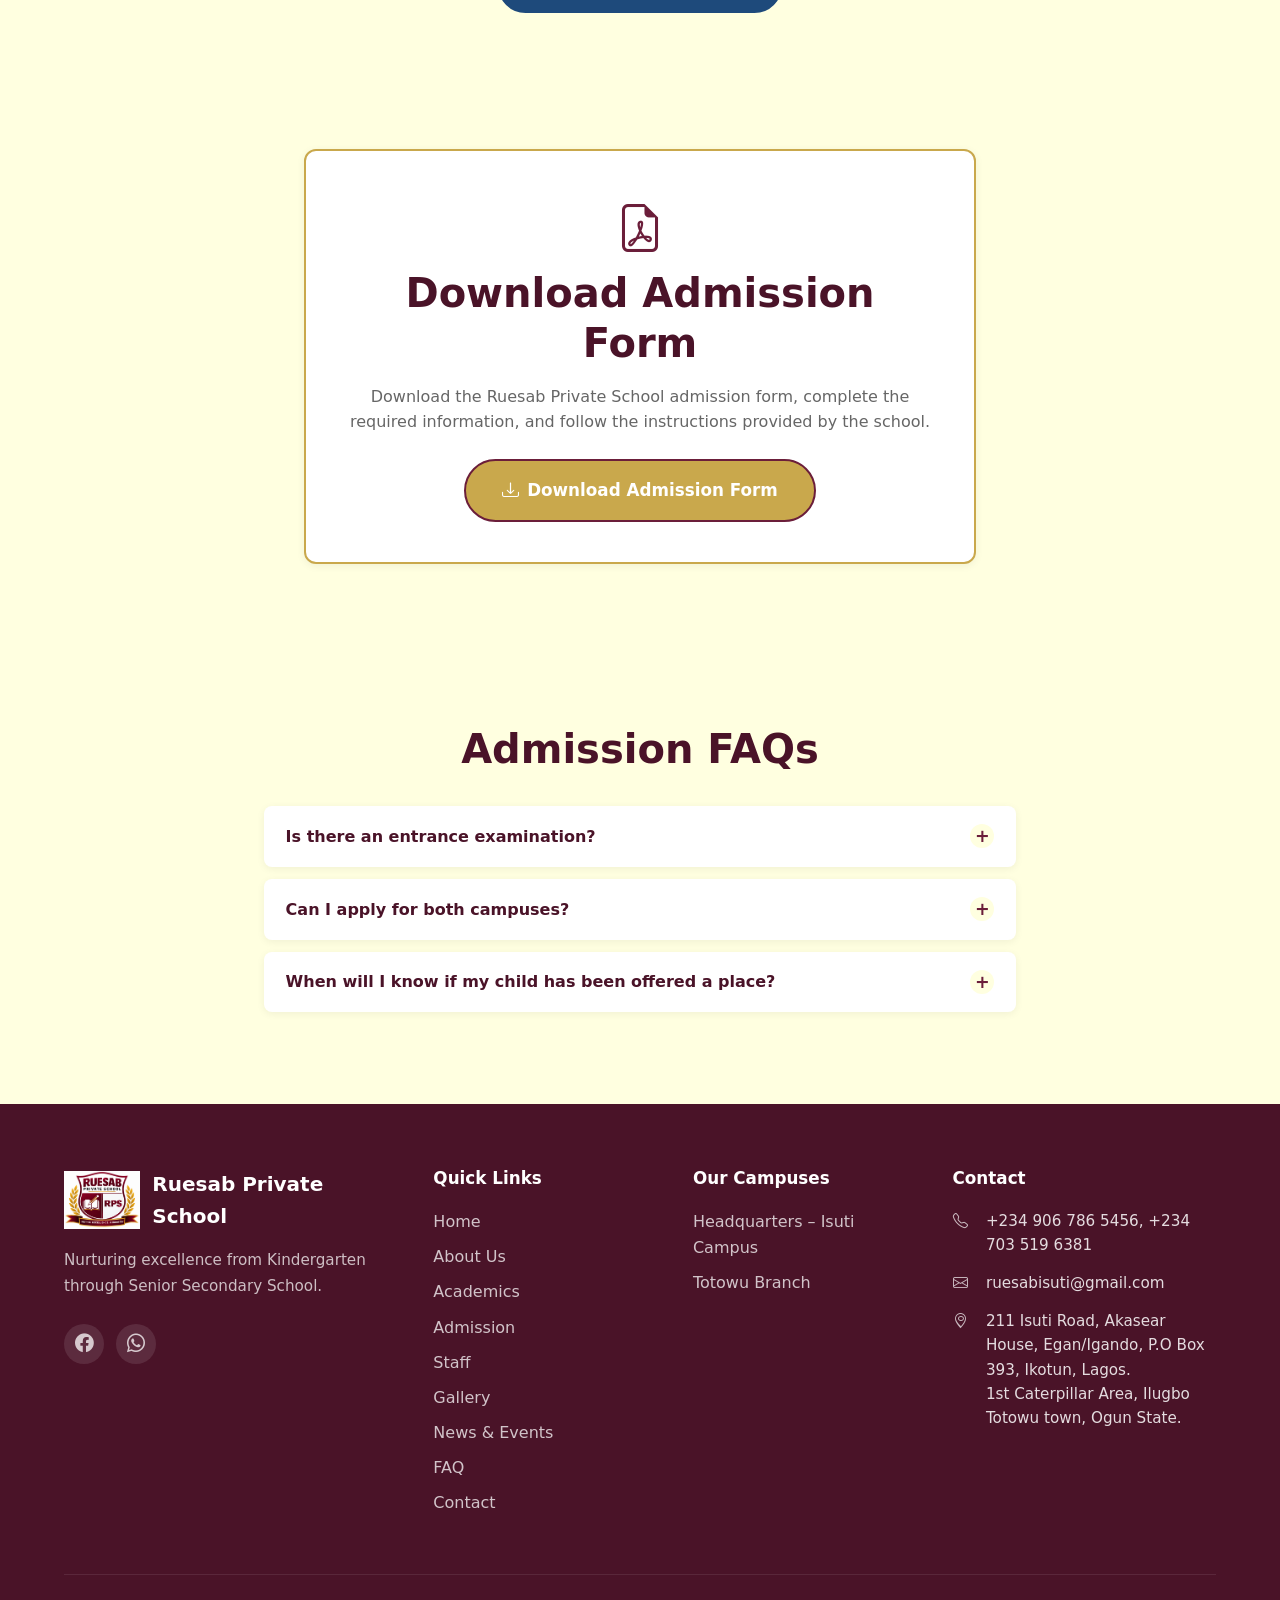
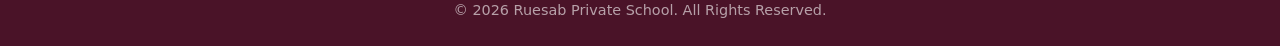
<file: admission.html>
<!DOCTYPE html>
<html lang="en">
<head>
  <meta charset="UTF-8">
  <meta name="viewport" content="width=device-width, initial-scale=1.0">
  <meta name="description" content="Admission to Ruesab Private School – Kindergarten, Primary, JSS and SSS. Download the admission form.">
  <title>Admission | Ruesab Private School</title>
   <link rel="icon" type="image/x-icon" href="images/ruesabLogo.png">
  <link rel="stylesheet" href="https://cdn.jsdelivr.net/npm/bootstrap-icons@1.11.3/font/bootstrap-icons.min.css">
  <link rel="stylesheet" href="css/styles.css">
</head>
<body>
  <header class="header">
    <div class="container nav">
      <a href="index.html" class="logo">
        <div class="logo-icon"><img src="images/ruesabLogo.png" alt=""></div>
        <span>RPS </span>
      </a>
            <nav class="nav-links">
        <a href="index.html">Home</a>
        <a href="about.html">About</a>
        <a href="academics.html">Academics</a>
        <a href="admission.html" class="active">Admission</a>
        <a href="staff.html">Staff</a>
        <a href="gallery.html">Gallery</a>
        <a href="news.html">News</a>
        <a href="faq.html">FAQ</a>
        <a href="contact.html">Contact</a>
      </nav>
      <div style="display:flex;align-items:center;gap:0.75rem;">
        <a href="admission.html" class="btn btn-primary btn-sm nav-cta">Apply for Admission</a>
      </div>
      <button class="hamburger" aria-label="Toggle menu"><span></span><span></span><span></span></button>
    </div>
  </header>

  <div class="overlay"></div>
  <div class="mobile-menu">
    <a href="index.html">Home</a>
    <a href="about.html">About</a>
    <a href="academics.html">Academics</a>
    <a href="admission.html" class="active">Admission</a>
    <a href="staff.html">Staff</a>
    <a href="gallery.html">Gallery</a>
    <a href="news.html">News</a>
    <a href="faq.html">FAQ</a>
    <a href="contact.html">Contact</a>
    <a href="admission.html" class="btn btn-primary">Apply for Admission</a>
  </div>

  <div class="breadcrumb">
    <div class="container">
      <div class="breadcrumb-list">
        <a href="index.html">Home</a> <span>/</span> <span style="color:var(--wine);">Admission</span>
      </div>
    </div>
  </div>

  <section class="page-hero">
    <div class="container">
      <h1 class="hero-animate">Admission</h1>
      <p class="hero-animate delay-1">Join a community that values excellence, character and opportunity. Applications for the new academic session are now open.</p>
    </div>
  </section>

  <!-- Introduction -->
  <section class="section bg-white">
    <div class="container">
      <div class="text-center mb-4 animate-on-scroll fade-up" style="max-width:700px;margin-left:auto;margin-right:auto;">
        <span class="section-label">Welcome</span>
        <h2 class="mb-2">Begin Your Journey at Ruesab</h2>
        <p style="color:var(--gray-600);">We welcome applications from families who share our commitment to academic excellence, discipline and holistic development. Our admission process is transparent, fair and designed to identify students who will thrive in our environment.</p>
      </div>
    </div>
  </section>

  <!-- Available Classes -->
  <section class="section-sm bg-cream">
    <div class="container">
      <div class="text-center mb-4 animate-on-scroll fade-up">
        <span class="section-label">Admissions Available</span>
        <h2>All School Levels</h2>
      </div>
      <div class="grid-4">
        <div class="level-card animate-on-scroll fade-up stagger-item">
          <div class="feature-icon"><i class="bi bi-emoji-smile"></i></div>
          <h3 class="mb-1">Kindergarten</h3>
          <p class="card-text">Early childhood education for the youngest learners.</p>
        </div>
        <div class="level-card animate-on-scroll fade-up stagger-item">
          <div class="feature-icon"><i class="bi bi-book"></i></div>
          <h3 class="mb-1">Primary</h3>
          <p class="card-text">Primary 1–6 with a strong foundation in core subjects.</p>
        </div>
        <div class="level-card animate-on-scroll fade-up stagger-item">
          <div class="feature-icon"><i class="bi bi-journal-bookmark"></i></div>
          <h3 class="mb-1">Junior Secondary</h3>
          <p class="card-text">JSS 1–3 – core subjects, skills and character education.</p>
        </div>
        <div class="level-card animate-on-scroll fade-up stagger-item">
          <div class="feature-icon"><i class="bi bi-mortarboard"></i></div>
          <h3 class="mb-1">Senior Secondary</h3>
          <p class="card-text">SSS 1–3 – Science, Arts and Commercial pathways.</p>
        </div>
      </div>
    </div>
  </section>

  <!-- Application Process Steps -->
  <section class="section bg-white">
    <div class="container">
      <div class="text-center mb-4 animate-on-scroll fade-up">
        <span class="section-label">How to Apply</span>
        <h2>Application Process</h2>
        <p class="lead" style="margin:0.75rem auto 0;">A clear five-step journey from application to enrolment.</p>
      </div>
      <div class="steps">
        <div class="step animate-on-scroll fade-up stagger-item">
          <div class="step-number">1</div>
          <h4 class="mb-1">Submit Application</h4>
          <p style="font-size:0.9rem;color:var(--gray-600);">Complete the application form and upload required documents online or at the school office.</p>
        </div>
        <div class="step animate-on-scroll fade-up stagger-item">
          <div class="step-number">2</div>
          <h4 class="mb-1">Screening / Interview</h4>
          <p style="font-size:0.9rem;color:var(--gray-600);">Shortlisted candidates and parents are invited for a brief interaction with the admissions team.</p>
        </div>
        <div class="step animate-on-scroll fade-up stagger-item">
          <div class="step-number">3</div>
          <h4 class="mb-1">Assessment</h4>
          <p style="font-size:0.9rem;color:var(--gray-600);">Students sit a placement / entrance assessment appropriate to the intended class level.</p>
        </div>
        <div class="step animate-on-scroll fade-up stagger-item">
          <div class="step-number">4</div>
          <h4 class="mb-1">Admission Decision</h4>
          <p style="font-size:0.9rem;color:var(--gray-600);">Successful applicants receive a formal offer letter with details of fees and next steps.</p>
        </div>
        <div class="step animate-on-scroll fade-up stagger-item">
          <div class="step-number">5</div>
          <h4 class="mb-1">Enrolment</h4>
          <p style="font-size:0.9rem;color:var(--gray-600);">Accept the offer, complete payment and registration, and collect the joining pack.</p>
        </div>
      </div>
      <div class="text-center mt-4 animate-on-scroll fade-up">
        <a href="#apply-form" class="btn btn-primary btn-lg">Start Application</a>
      </div>
    </div>
  </section>

  <!-- Requirements & Documents -->
  <section class="section bg-cream">
    <div class="container">
      <div class="grid-2">
        <div class="animate-on-scroll fade-right">
          <span class="section-label">Requirements</span>
          <h2 class="mb-3">Admission Requirements</h2>
          <ul style="color:var(--gray-600);line-height:2;">
            <li>✓ Age-appropriate for the intended class</li>
            <li>✓ Completed primary education (for JSS 1) or previous secondary records (for higher classes)</li>
            <li>✓ Satisfactory performance in entrance assessment</li>
            <li>✓ Positive recommendation from previous school (where applicable)</li>
            <li>✓ Willingness to uphold school values and code of conduct</li>
          </ul>
        </div>
        <div class="animate-on-scroll fade-left">
          <span class="section-label">Documents</span>
          <h2 class="mb-3">Required Documents</h2>
          <ul style="color:var(--gray-600);line-height:2;">
            <li>✓ Completed application form</li>
            <li>✓ Birth certificate or age declaration</li>
            <li>✓ Previous school report cards / transcripts</li>
            <li>✓ Two (2) Passport photographs (recent)</li>
            <li>✓ Transfer certificate (for transfer students)</li>
            
          </ul>
        </div>
      </div>
    </div>
  </section>

  <!-- Important Dates -->
  <section class="section bg-white">
    <div class="container">
      <div class="text-center mb-4 animate-on-scroll fade-up">
        <span class="section-label">Calendar</span>
        <h2>Important Dates</h2>
      </div>
      <div class="grid-3">
        <div class="card animate-on-scroll fade-up stagger-item" style="padding:1.75rem;text-align:center;">
          <h4 class="text-wine mb-1">Application Opens</h4>
          <p style="font-size:1.25rem;font-weight:700;color:var(--gold-dark);">1 July 2026</p>
        </div>
        <div class="card animate-on-scroll fade-up stagger-item" style="padding:1.75rem;text-align:center;">
          <h4 class="text-wine mb-1">Entrance Assessment</h4>
          <p style="font-size:1.25rem;font-weight:700;color:var(--gold-dark);">August – September</p>
        </div>
        <div class="card animate-on-scroll fade-up stagger-item" style="padding:1.75rem;text-align:center;">
          <h4 class="text-wine mb-1">Session Begins</h4>
          <p style="font-size:1.25rem;font-weight:700;color:var(--gold-dark);">September 2026</p>
        </div>
      </div>
      <p class="text-center mt-3 animate-on-scroll fade-up" style="color:var(--gray-600);font-size:0.95rem;">Exact assessment dates are communicated to applicants after submission. Late applications may be considered subject to availability of places.</p>
    </div>
  </section>

  <!-- Fees Note -->
  <section class="section-sm bg-cream">
    <div class="container" style="max-width:700px;text-align:center;">
      <div class="animate-on-scroll fade-up">
        <h2 class="mb-2">Fees & Financial Information</h2>
        <p style="color:var(--gray-600);margin-bottom:1.5rem;">School fees cover tuition, basic learning resources and selected activities. A detailed fee schedule is provided with the offer letter. Limited scholarships and payment plans may be available – please enquire at the admissions office.</p>
        <a href="contact.html" class="btn btn-secondary">Contact Admissions Office</a>
      </div>
    </div>
  </section>


  <!-- Download Admission Form -->
  <section class="section bg-cream">
    <div class="container" style="max-width:720px;">
      <div class="download-form-box animate-on-scroll zoom-in">
        <i class="bi bi-file-earmark-pdf"></i>
        <h2 class="mb-2">Download Admission Form</h2>
        <p style="color:var(--gray-600);margin-bottom:1.5rem;">Download the Ruesab Private School admission form, complete the required information, and follow the instructions provided by the school.</p>
        <a href="assets/documents/ruesabForm.pdf" class="btn btn-primary btn-lg" download>
          <i class="bi bi-download"></i> Download Admission Form
        </a>
        
        
      </div>
    </div>
  </section>

  <!-- Application CTA / Form placeholder -->

  <!-- Admission FAQs -->
  <section class="section bg-cream">
    <div class="container" style="max-width:800px;">
      <div class="text-center mb-4 animate-on-scroll fade-up">
        <h2>Admission FAQs</h2>
      </div>
      <div class="animate-on-scroll fade-up">
        <div class="faq-item">
          <button class="faq-question">Is there an entrance examination? <span class="faq-icon">+</span></button>
          <div class="faq-answer"><div class="faq-answer-inner">Yes. All applicants sit a placement or entrance assessment appropriate to the class they are applying for. This helps us place students correctly and identify any support needs.</div></div>
        </div>
        <div class="faq-item">
          <button class="faq-question">Can I apply for both campuses? <span class="faq-icon">+</span></button>
          <div class="faq-answer"><div class="faq-answer-inner">Yes. Indicate your preferred campus on the application form. Placement depends on available spaces and the student’s age/class level. Both campuses follow the same curriculum and standards.</div></div>
        </div>
        <div class="faq-item">
          <button class="faq-question">When will I know if my child has been offered a place? <span class="faq-icon">+</span></button>
          <div class="faq-answer"><div class="faq-answer-inner">Admission decisions are communicated within a few weeks after the assessment and interview. Successful applicants receive a formal offer letter with enrolment instructions.</div></div>
        </div>
      </div>
    </div>
  </section>

 <!-- Footer -->
  <footer class="footer animate-on-scroll fade-up">
    <div class="container">
      <div class="footer-grid">
        <div class="footer-about">
          <a href="index.html" class="logo" style="color:white;margin-bottom:1rem;">
            <div class="log-icon"><img src="images/ruesabLogo.png" alt="" width="80px" height="80px"></div>
            <span>Ruesab Private School</span>
          </a>
          <p>Nurturing excellence from Kindergarten through Senior Secondary School.</p>
          <div class="social-links">
            <a href="https://www.facebook.com/share/1PrMg1MPfA/" aria-label="Facebook"><i class="bi bi-facebook"></i></a>
            <a href="https://wa.me/2348145338020" aria-label="WhatsApp"><i class="bi bi-whatsapp"></i></a>
          </div>
        </div>
        <div>
          <h4>Quick Links</h4>
          <ul class="footer-links">
            <li><a href="index.html">Home</a></li>
            <li><a href="about.html">About Us</a></li>
            <li><a href="academics.html">Academics</a></li>
            <li><a href="admission.html">Admission</a></li>
            <li><a href="staff.html">Staff</a></li>
            <li><a href="gallery.html">Gallery</a></li>
            <li><a href="news.html">News & Events</a></li>
            <li><a href="faq.html">FAQ</a></li>
            <li><a href="contact.html">Contact</a></li>
          </ul>
        </div>
        <div>
          <h4>Our Campuses</h4>
          <ul class="footer-links">
            <li><a href="about.html#locations">Headquarters – Isuti Campus</a></li>
            <li><a href="about.html#locations">Totowu Branch</a></li>
          </ul>
        </div>
        <div>
          <h4>Contact</h4>
          <ul class="footer-contact">
            <li><i class="bi bi-telephone icon-inline"></i>+234 906 786 5456, +234 703 519 6381</li>
            <li><i class="bi bi-envelope icon-inline"></i> ruesabisuti@gmail.com</li>
            <li><i class="bi bi-geo-alt icon-inline"></i>  211 Isuti Road, Akasear House, Egan/Igando, P.O Box 393, Ikotun, Lagos.<br>1st Caterpillar Area, Ilugbo Totowu town, Ogun State.</li>
          </ul>
        </div>
      </div>
      <div class="footer-bottom">
        &copy; 2026 Ruesab Private School. All Rights Reserved.
      </div>
    </div>
  </footer>

  <script src="js/main.js"></script>
</body>
</html>
</file>
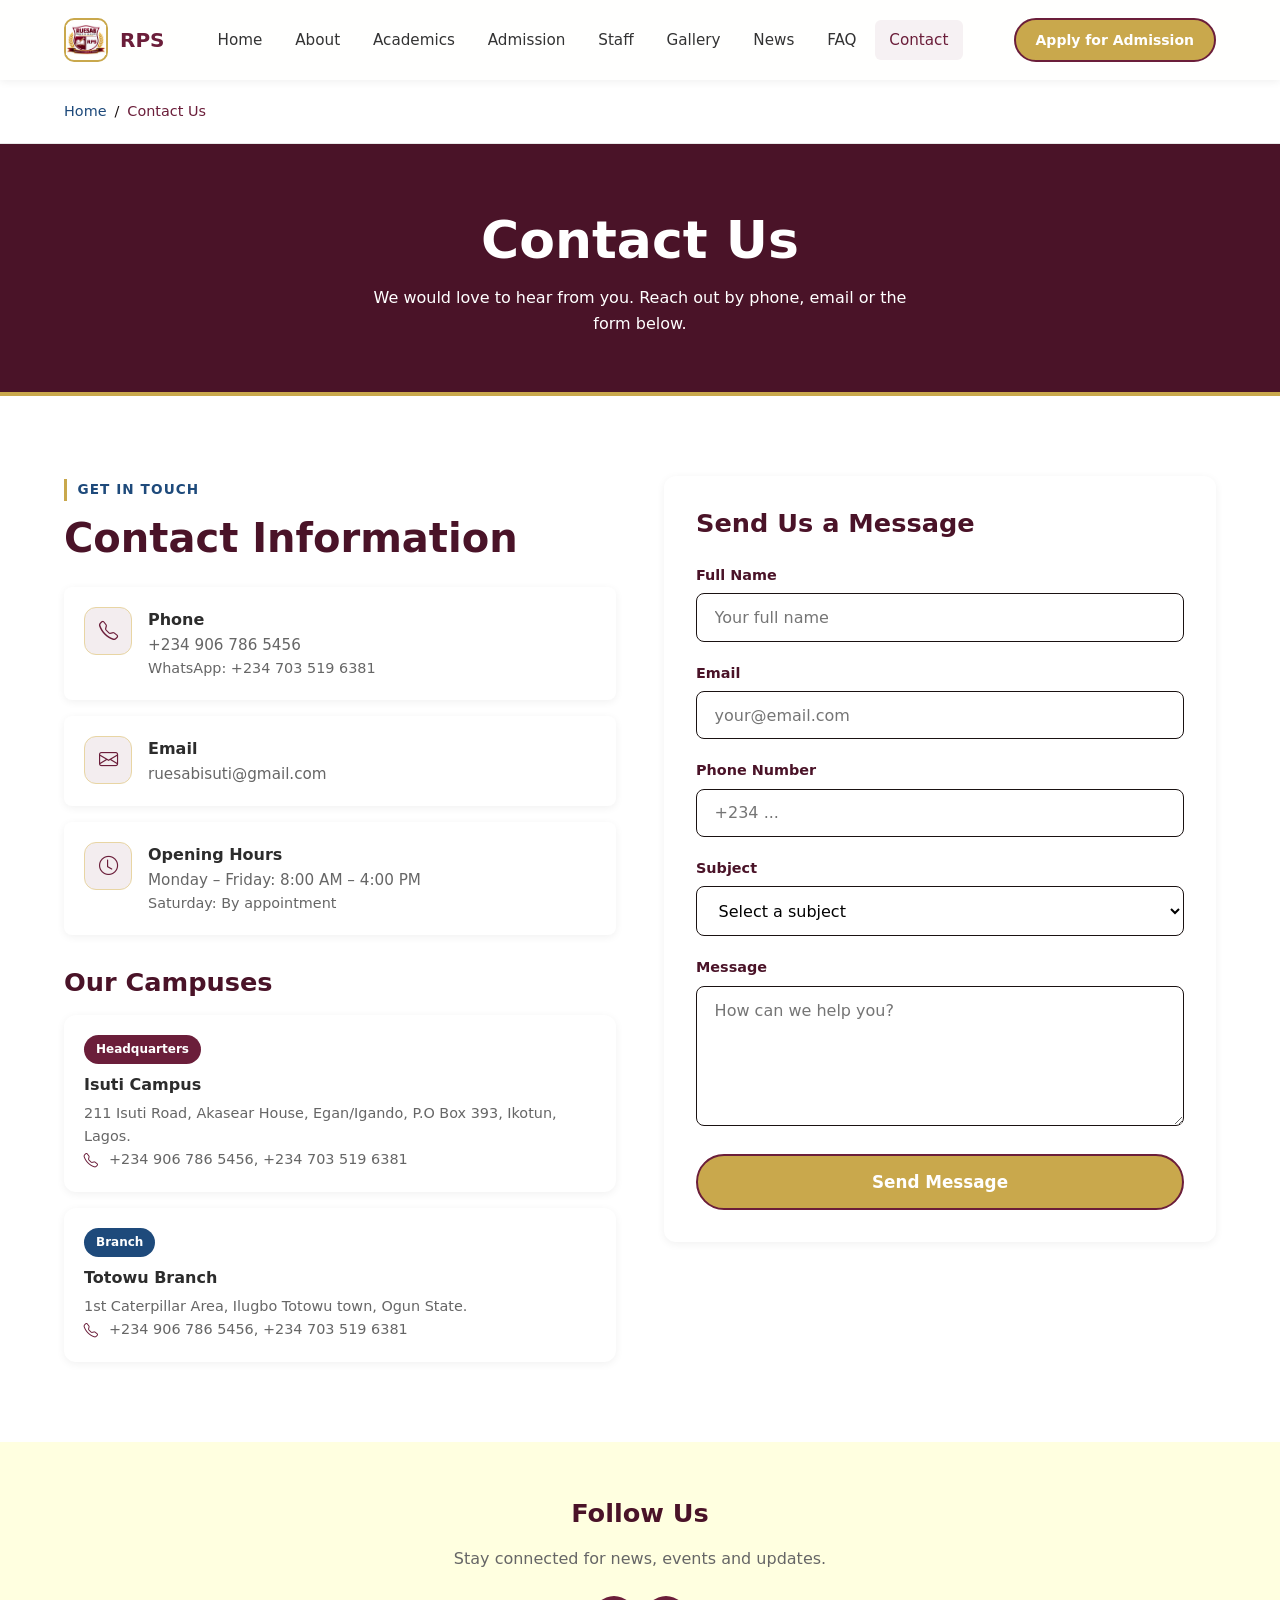
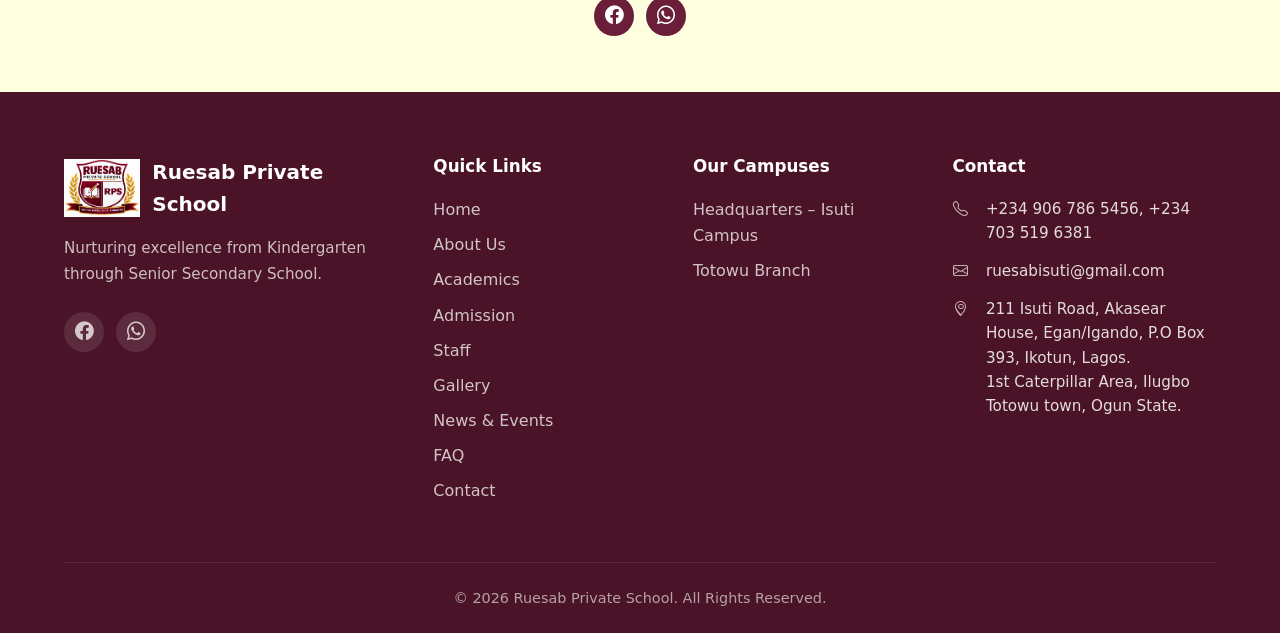
<file: contact.html>
<!DOCTYPE html>
<html lang="en">
<head>
  <meta charset="UTF-8">
  <meta name="viewport" content="width=device-width, initial-scale=1.0">
  <meta name="description" content="Contact Ruesab Private School – phone, email, addresses for Headquarters and Branch Campus, and contact form.">
  <title>Contact Us | Ruesab Private School</title>
  <link rel="icon" type="image/x-icon" href="images/ruesabLogo.png">
  <link rel="stylesheet" href="https://cdn.jsdelivr.net/npm/bootstrap-icons@1.11.3/font/bootstrap-icons.min.css">
  <link rel="stylesheet" href="css/styles.css">
</head>
<body>
  <header class="header">
    <div class="container nav">
      <a href="index.html" class="logo">
        <div class="logo-icon"><img src="images/ruesabLogo.png" alt=""></div>
        <span>RPS</span>
      </a>
            <nav class="nav-links">
        <a href="index.html">Home</a>
        <a href="about.html">About</a>
        <a href="academics.html">Academics</a>
        <a href="admission.html">Admission</a>
        <a href="staff.html">Staff</a>
        <a href="gallery.html">Gallery</a>
        <a href="news.html">News</a>
        <a href="faq.html">FAQ</a>
        <a href="contact.html" class="active">Contact</a>
      </nav>
      <div style="display:flex;align-items:center;gap:0.75rem;">
        <a href="admission.html" class="btn btn-primary btn-sm nav-cta">Apply for Admission</a>
      </div>
      <button class="hamburger" aria-label="Toggle menu"><span></span><span></span><span></span></button>
    </div>
  </header>

  <div class="overlay"></div>
  <div class="mobile-menu">
    <a href="index.html">Home</a>
    <a href="about.html">About</a>
    <a href="academics.html">Academics</a>
    <a href="admission.html">Admission</a>
    <a href="staff.html">Staff</a>
    <a href="gallery.html">Gallery</a>
    <a href="news.html">News</a>
    <a href="faq.html">FAQ</a>
    <a href="contact.html" class="active">Contact</a>
    <a href="admission.html" class="btn btn-primary">Apply for Admission</a>
  </div>

  <div class="breadcrumb">
    <div class="container">
      <div class="breadcrumb-list">
        <a href="index.html">Home</a> <span>/</span> <span style="color:var(--wine);">Contact Us</span>
      </div>
    </div>
  </div>

  <section class="page-hero">
    <div class="container">
      <h1 class="hero-animate">Contact Us</h1>
      <p class="hero-animate delay-1">We would love to hear from you. Reach out by phone, email or the form below.</p>
    </div>
  </section>

  <!-- Contact Info + Form -->
  <section class="section bg-white">
    <div class="container">
      <div class="grid-2" style="gap:3rem;align-items:start;">
        <!-- Info -->
        <div>
          <div class="animate-on-scroll fade-right mb-3">
            <span class="section-label">Get in Touch</span>
            <h2 class="mb-3">Contact Information</h2>
          </div>

          <div class="contact-info-card animate-on-scroll fade-right stagger-item">
            <div class="contact-icon"><i class="bi bi-telephone"></i></div>
            <div>
              <strong>Phone</strong>
              <p style="color:var(--gray-600);font-size:0.95rem;">+234 906 786 5456</p>
              <p style="color:var(--gray-600);font-size:0.9rem;">WhatsApp:  +234 703 519 6381</p>
            </div>
          </div>
          <div class="contact-info-card animate-on-scroll fade-right stagger-item">
            <div class="contact-icon"><i class="bi bi-envelope"></i></div>
            <div>
              <strong>Email</strong>
              <p style="color:var(--gray-600);font-size:0.95rem;">ruesabisuti@gmail.com</p>
            </div>
          </div>
          <div class="contact-info-card animate-on-scroll fade-right stagger-item">
            <div class="contact-icon"><i class="bi bi-clock"></i></div>
            <div>
              <strong>Opening Hours</strong>
              <p style="color:var(--gray-600);font-size:0.95rem;">Monday – Friday: 8:00 AM – 4:00 PM</p>
              <p style="color:var(--gray-600);font-size:0.9rem;">Saturday: By appointment</p>
            </div>
          </div>

          <div class="mt-4 animate-on-scroll fade-right">
            <h3 class="mb-2">Our Campuses</h3>
            <div class="card" style="padding:1.25rem;margin-bottom:1rem;">
              <span class="campus-badge" style="margin-bottom:0.5rem;">Headquarters</span>
              <p style="font-weight:600;margin-bottom:0.25rem;">Isuti Campus</p>
              <p style="color:var(--gray-600);font-size:0.9rem;">211 Isuti Road, Akasear House, Egan/Igando, P.O Box 393, Ikotun, Lagos.</p>
              <p style="color:var(--gray-600);font-size:0.9rem;"><i class="bi bi-telephone icon-inline"></i> +234 906 786 5456, +234 703 519 6381
</p>
            </div>
            <div class="card" style="padding:1.25rem;">
              <span class="campus-badge" style="background:var(--blue);margin-bottom:0.5rem;">Branch</span>
              <p style="font-weight:600;margin-bottom:0.25rem;">Totowu Branch</p>
              <p style="color:var(--gray-600);font-size:0.9rem;">1st Caterpillar Area, Ilugbo Totowu town, Ogun State.</p>
              <p style="color:var(--gray-600);font-size:0.9rem;"><i class="bi bi-telephone icon-inline"></i> +234 906 786 5456, +234 703 519 6381
</p>
            </div>
          </div>
        </div>

        <!-- Form -->
        <div class="animate-on-scroll fade-left">
          <div class="card" style="padding:2rem;">
            <h3 class="mb-3">Send Us a Message</h3>
            <form onsubmit="event.preventDefault(); alert('Thank you! Your message has been sent. We will get back to you soon.'); this.reset();">
              <div class="form-group">
                <label for="name">Full Name</label>
                <input type="text" id="name" class="form-control" required placeholder="Your full name">
              </div>
              <div class="form-group">
                <label for="email">Email</label>
                <input type="email" id="email" class="form-control" required placeholder="your@email.com">
              </div>
              <div class="form-group">
                <label for="phone">Phone Number</label>
                <input type="tel" id="phone" class="form-control" placeholder="+234 ...">
              </div>
              <div class="form-group">
                <label for="subject">Subject</label>
                <select id="subject" class="form-control" required>
                  <option value="">Select a subject</option>
                  <option>General Enquiry</option>
                  <option>Admission</option>
                  <option>Fees & Payments</option>
                  <option>Campus Visit</option>
                  <option>Other</option>
                </select>
              </div>
              <div class="form-group">
                <label for="message">Message</label>
                <textarea id="message" class="form-control" required placeholder="How can we help you?"></textarea>
              </div>
              <button type="submit" class="btn btn-primary btn-lg" style="width:100%;">Send Message</button>
            </form>
          </div>
        </div>
      </div>
    </div>
  </section>

  <!-- Map -->
 <!---- <section class="section bg-cream">
    <div class="container">
      <div class="text-center mb-4 animate-on-scroll fade-up">
        <h2>Find Our Campuses</h2>
        <p style="color:var(--gray-600);">Both locations are clearly marked. Contact us for directions or transport details.</p>
      </div>
      <div class="animate-on-scroll zoom-in" style="background:var(--gray-200);height:360px;border-radius:var(--radius);display:flex;align-items:center;justify-content:center;color:var(--gray-600);box-shadow:var(--shadow-sm);">
        [ Map Placeholder ]
      </div>
    </div>
  </section>-->

  <!-- Social -->
  <section class="section-sm bg-white  bg-cream">
    <div class="container text-center animate-on-scroll fade-up">
      <h3 class="mb-2">Follow Us</h3>
      <p style="color:var(--gray-600);margin-bottom:1.5rem;">Stay connected for news, events and updates.</p>
      <div class="social-links" style="justify-content:center;">
        <a href="#" aria-label="Facebook" style="background:var(--wine);color:white;"><i class="bi bi-facebook"></i></a>
        <a href="#" aria-label="WhatsApp" style="background:var(--wine);color:white;"><i class="bi bi-whatsapp"></i></a>
      </div>
    </div>
  </section>

  <!-- Footer -->
  <footer class="footer animate-on-scroll fade-up">
    <div class="container">
      <div class="footer-grid">
        <div class="footer-about">
          <a href="index.html" class="logo" style="color:white;margin-bottom:1rem;">
             <div class="log-icon"><img src="images/ruesabLogo.png" alt="" width="80px" height="80px"></div>
            <span>Ruesab Private School</span>
          </a>
          <p>Nurturing excellence from Kindergarten through Senior Secondary School.</p>
          <div class="social-links">
            <a href="https://www.facebook.com/share/1PrMg1MPfA/" aria-label="Facebook"><i class="bi bi-facebook"></i></a>
            <a href="https://wa.me/2348145338020" aria-label="WhatsApp"><i class="bi bi-whatsapp"></i></a>
          </div>
        </div>
        <div>
          <h4>Quick Links</h4>
          <ul class="footer-links">
            <li><a href="index.html">Home</a></li>
            <li><a href="about.html">About Us</a></li>
            <li><a href="academics.html">Academics</a></li>
            <li><a href="admission.html">Admission</a></li>
            <li><a href="staff.html">Staff</a></li>
            <li><a href="gallery.html">Gallery</a></li>
            <li><a href="news.html">News & Events</a></li>
            <li><a href="faq.html">FAQ</a></li>
            <li><a href="contact.html">Contact</a></li>
          </ul>
        </div>
        <div>
          <h4>Our Campuses</h4>
          <ul class="footer-links">
            <li><a href="about.html#locations">Headquarters – Isuti Campus</a></li>
            <li><a href="about.html#locations">Totowu Branch</a></li>
          </ul>
        </div>
        <div>
          <h4>Contact</h4>
          <ul class="footer-contact">
            <li><i class="bi bi-telephone icon-inline"></i>+234 906 786 5456, +234 703 519 6381</li>
            <li><i class="bi bi-envelope icon-inline"></i> ruesabisuti@gmail.com</li>
            <li><i class="bi bi-geo-alt icon-inline"></i>  211 Isuti Road, Akasear House, Egan/Igando, P.O Box 393, Ikotun, Lagos.<br>1st Caterpillar Area, Ilugbo Totowu town, Ogun State.</li>
          </ul>
        </div>
      </div>
      <div class="footer-bottom">
        &copy; 2026 Ruesab Private School. All Rights Reserved.
      </div>
    </div>
  </footer>

  <script src="js/main.js"></script>
</body>
</html>
</file>
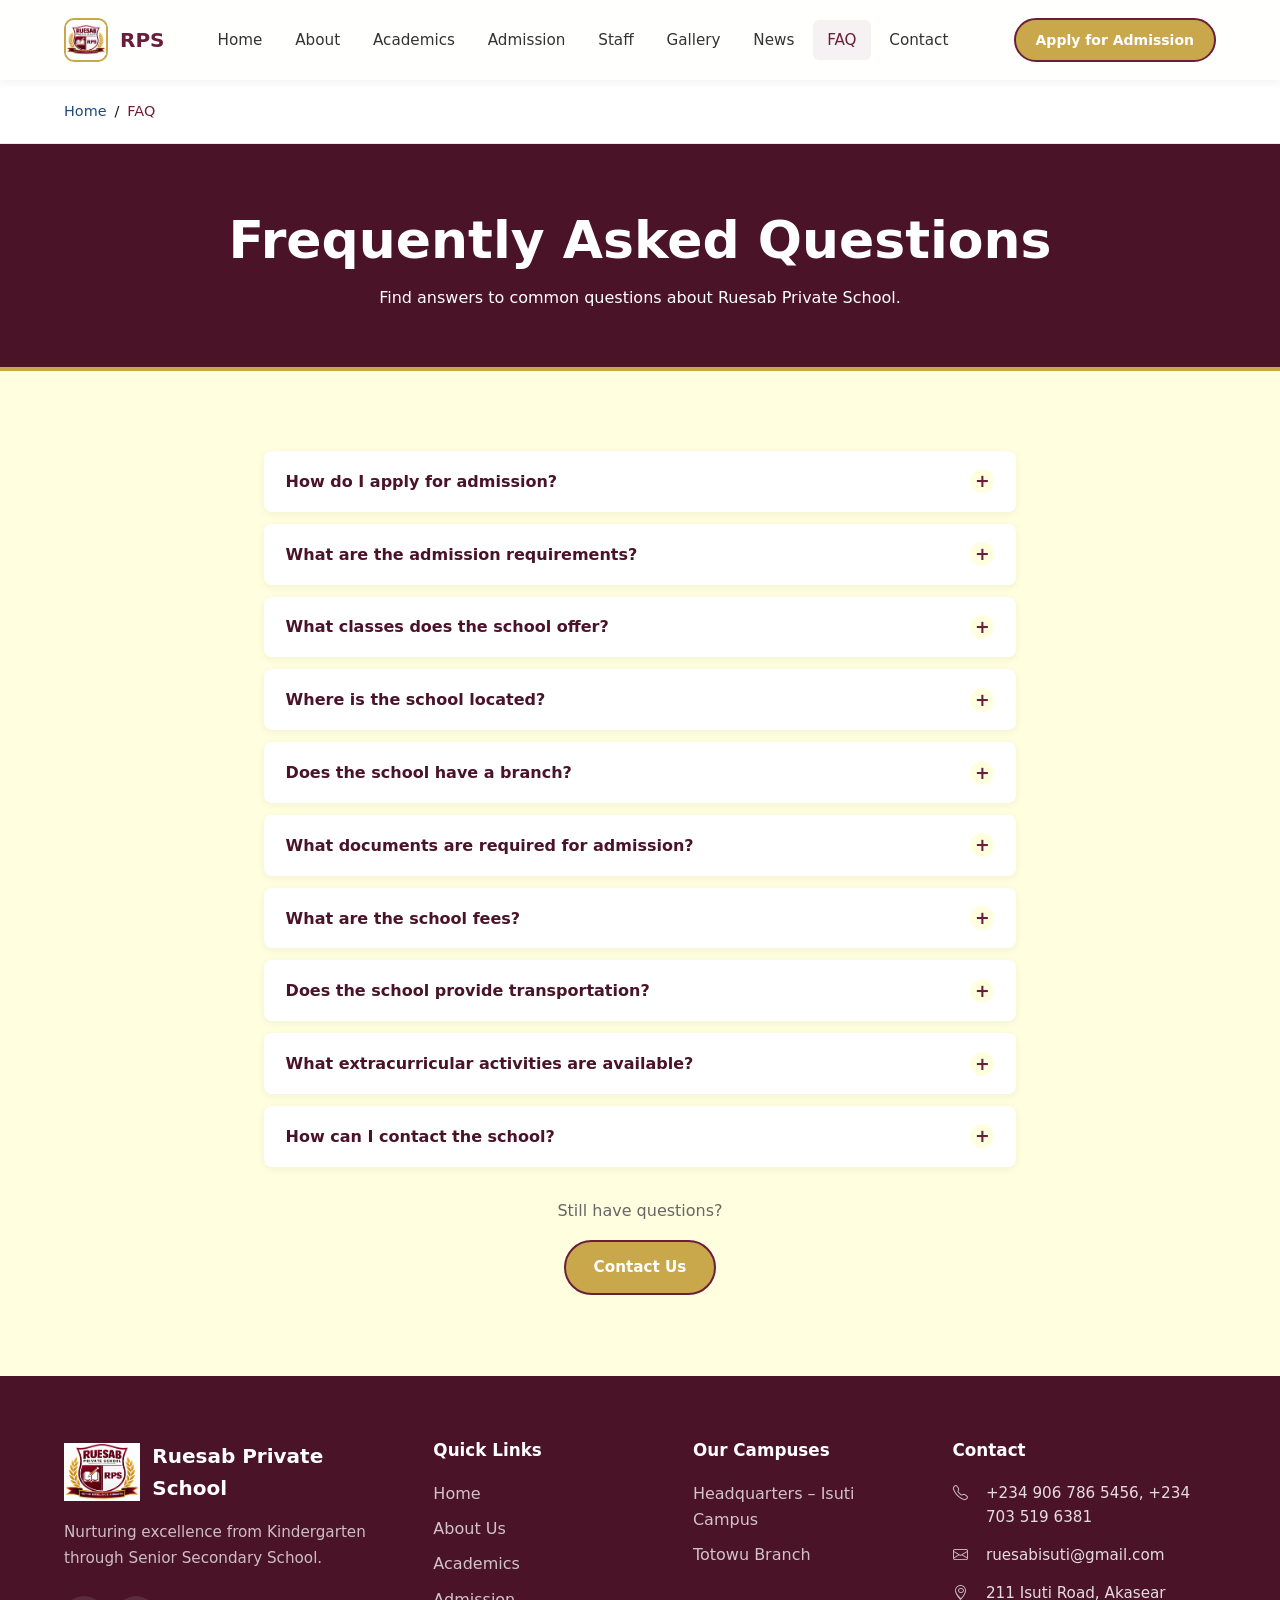
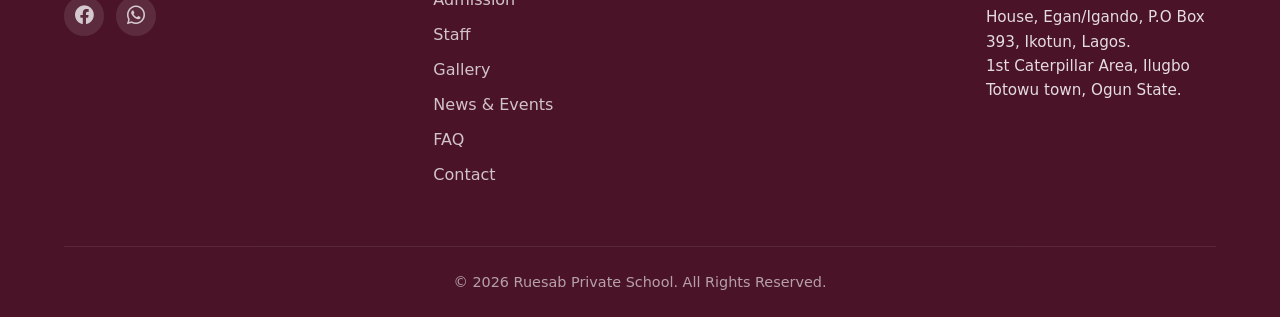
<file: faq.html>
<!DOCTYPE html>
<html lang="en">
<head>
  <meta charset="UTF-8">
  <meta name="viewport" content="width=device-width, initial-scale=1.0">
  <meta name="description" content="Frequently asked questions about Ruesab Private School – admission, campuses, fees, activities and more.">
  <title>FAQ | Ruesab Private School</title>
   <link rel="icon" type="image/x-icon" href="images/ruesabLogo.png">
  <link rel="stylesheet" href="https://cdn.jsdelivr.net/npm/bootstrap-icons@1.11.3/font/bootstrap-icons.min.css">
  <link rel="stylesheet" href="css/styles.css">
</head>
<body>
  <header class="header">
    <div class="container nav">
      <a href="index.html" class="logo">
        <div class="logo-icon"><img src="images/ruesabLogo.png" alt=""></div>
        <span>RPS</span>
      </a>
            <nav class="nav-links">
        <a href="index.html">Home</a>
        <a href="about.html">About</a>
        <a href="academics.html">Academics</a>
        <a href="admission.html">Admission</a>
        <a href="staff.html">Staff</a>
        <a href="gallery.html">Gallery</a>
        <a href="news.html">News</a>
        <a href="faq.html" class="active">FAQ</a>
        <a href="contact.html">Contact</a>
      </nav>
      <div style="display:flex;align-items:center;gap:0.75rem;">
        <a href="admission.html" class="btn btn-primary btn-sm nav-cta">Apply for Admission</a>
      </div>
      <button class="hamburger" aria-label="Toggle menu"><span></span><span></span><span></span></button>
    </div>
  </header>

  <div class="overlay"></div>
  <div class="mobile-menu">
    <a href="index.html">Home</a>
    <a href="about.html">About</a>
    <a href="academics.html">Academics</a>
    <a href="admission.html">Admission</a>
    <a href="staff.html">Staff</a>
    <a href="gallery.html">Gallery</a>
    <a href="news.html">News</a>
    <a href="faq.html" class="active">FAQ</a>
    <a href="contact.html">Contact</a>
    <a href="admission.html" class="btn btn-primary">Apply for Admission</a>
  </div>

  <div class="breadcrumb">
    <div class="container">
      <div class="breadcrumb-list">
        <a href="index.html">Home</a> <span>/</span> <span style="color:var(--wine);">FAQ</span>
      </div>
    </div>
  </div>

  <section class="page-hero">
    <div class="container">
      <h1 class="hero-animate">Frequently Asked Questions</h1>
      <p class="hero-animate delay-1">Find answers to common questions about Ruesab Private School.</p>
    </div>
  </section>

  <section class="section bg-cream">
    <div class="container" style="max-width:800px;">
      <div class="animate-on-scroll fade-up">
        <div class="faq-item">
          <button class="faq-question">How do I apply for admission? <span class="faq-icon">+</span></button>
          <div class="faq-answer">
            <div class="faq-answer-inner">Visit our Admission page, download and fill the application form and submit the required documents. You will then be invited for screening and assessment.</div>
          </div>
        </div>
        <div class="faq-item">
          <button class="faq-question">What are the admission requirements? <span class="faq-icon">+</span></button>
          <div class="faq-answer">
            <div class="faq-answer-inner">Applicants should be age-appropriate for the intended class, have completed primary education (for JSS 1) or relevant secondary records, perform satisfactorily in the entrance assessment, and be willing to uphold the school’s values and code of conduct. Full details are on the Admission page.</div>
          </div>
        </div>
        <div class="faq-item">
          <button class="faq-question">What classes does the school offer? <span class="faq-icon">+</span></button>
          <div class="faq-answer">
            <div class="faq-answer-inner">We offer Kindergarten, Primary (1–6), Junior Secondary (JSS 1–3) and Senior Secondary (SSS 1–3). At the senior level, students can choose Science, Arts or Commercial pathways in preparation for national examinations and tertiary education.</div>
          </div>
        </div>
        <div class="faq-item">
          <button class="faq-question">Where is the school located? <span class="faq-icon">+</span></button>
          <div class="faq-answer">
            <div class="faq-answer-inner">Ruesab has two campuses. The Headquarters is at 211 Isuti Road, Akasear House, Egan/Igando, P.O Box 393, Ikotun, Lagos. Totowu Branch is at 42 Learning Lane, 1st Caterpillar Area, Ilugbo Totowu town, Ogun State. Both operate under the same school brand and administration.</div>
          </div>
        </div>
        <div class="faq-item">
          <button class="faq-question">Does the school have a branch? <span class="faq-icon">+</span></button>
          <div class="faq-answer">
            <div class="faq-answer-inner">Yes. In addition to the Headquarters, we have a Branch Campus at Totowu. Both campuses follow the same curriculum, values and standards. Placement depends on age, class level and available spaces.</div>
          </div>
        </div>
        <div class="faq-item">
          <button class="faq-question">What documents are required for admission? <span class="faq-icon">+</span></button>
          <div class="faq-answer">
            <div class="faq-answer-inner">Typically: completed application form, birth certificate (or age declaration), previous school report cards/transcripts, recent passport photographs, transfer certificate (for transfers), and a medical fitness report upon offer. Check the Admission page for the current list.</div>
          </div>
        </div>
        <div class="faq-item">
          <button class="faq-question">What are the school fees? <span class="faq-icon">+</span></button>
          <div class="faq-answer">
            <div class="faq-answer-inner">Fees cover tuition, basic learning resources and selected activities. A detailed fee schedule is provided with the offer letter. Limited scholarships and payment plans may be available – please contact the admissions office for current information.</div>
          </div>
        </div>
        <div class="faq-item">
          <button class="faq-question">Does the school provide transportation? <span class="faq-icon">+</span></button>
          <div class="faq-answer">
            <div class="faq-answer-inner">Transport options may be available depending on routes and demand. Please contact the school office for current arrangements and fees related to school transport.</div>
          </div>
        </div>
        <div class="faq-item">
          <button class="faq-question">What extracurricular activities are available? <span class="faq-icon">+</span></button>
          <div class="faq-answer">
            <div class="faq-answer-inner">We offer sports (football, athletics, basketball and more), debate, STEM clubs, music, cultural activities, leadership programmes and other clubs. Activities help students discover talents, build confidence and develop teamwork.</div>
          </div>
        </div>
        <div class="faq-item">
          <button class="faq-question">How can I contact the school? <span class="faq-icon">+</span></button>
          <div class="faq-answer">
            <div class="faq-answer-inner">Phone: +234 800 123 4567 · Email: ruesabisuti@gmail.com Or use the contact form on our Contact page. Office hours are Monday to Friday, 8:00 AM – 4:00 PM. You can also visit either campus during office hours.</div>
          </div>
        </div>
       
         
        </div>
      </div>

      <div class="text-center mt-4 animate-on-scroll fade-up">
        <p style="color:var(--gray-600);margin-bottom:1rem;">Still have questions?</p>
        <a href="contact.html" class="btn btn-primary">Contact Us</a>
      </div>
    </div>
  </section>

  <!-- Footer -->
  <footer class="footer animate-on-scroll fade-up">
    <div class="container">
      <div class="footer-grid">
        <div class="footer-about">
          <a href="index.html" class="logo" style="color:white;margin-bottom:1rem;">
             <div class="log-icon"><img src="images/ruesabLogo.png" alt="" width="80px" height="80px"></div>
            <span>Ruesab Private School</span>
          </a>
          <p>Nurturing excellence from Kindergarten through Senior Secondary School.</p>
          <div class="social-links">
            <a href="https://www.facebook.com/share/1PrMg1MPfA/" aria-label="Facebook"><i class="bi bi-facebook"></i></a>
            <a href="https://wa.me/2348145338020" aria-label="WhatsApp"><i class="bi bi-whatsapp"></i></a>
          </div>
        </div>
        <div>
          <h4>Quick Links</h4>
          <ul class="footer-links">
            <li><a href="index.html">Home</a></li>
            <li><a href="about.html">About Us</a></li>
            <li><a href="academics.html">Academics</a></li>
            <li><a href="admission.html">Admission</a></li>
            <li><a href="staff.html">Staff</a></li>
            <li><a href="gallery.html">Gallery</a></li>
            <li><a href="news.html">News & Events</a></li>
            <li><a href="faq.html">FAQ</a></li>
            <li><a href="contact.html">Contact</a></li>
          </ul>
        </div>
        <div>
          <h4>Our Campuses</h4>
          <ul class="footer-links">
            <li><a href="about.html#locations">Headquarters – Isuti Campus</a></li>
            <li><a href="about.html#locations">Totowu Branch</a></li>
          </ul>
        </div>
        <div>
          <h4>Contact</h4>
          <ul class="footer-contact">
            <li><i class="bi bi-telephone icon-inline"></i>+234 906 786 5456, +234 703 519 6381</li>
            <li><i class="bi bi-envelope icon-inline"></i> ruesabisuti@gmail.com</li>
            <li><i class="bi bi-geo-alt icon-inline"></i>  211 Isuti Road, Akasear House, Egan/Igando, P.O Box 393, Ikotun, Lagos.<br>1st Caterpillar Area, Ilugbo Totowu town, Ogun State.</li>
          </ul>
        </div>
      </div>
      <div class="footer-bottom">
        &copy; 2026 Ruesab Private School. All Rights Reserved.
      </div>
    </div>
  </footer>

  <script src="js/main.js"></script>
</body>
</html>
</file>
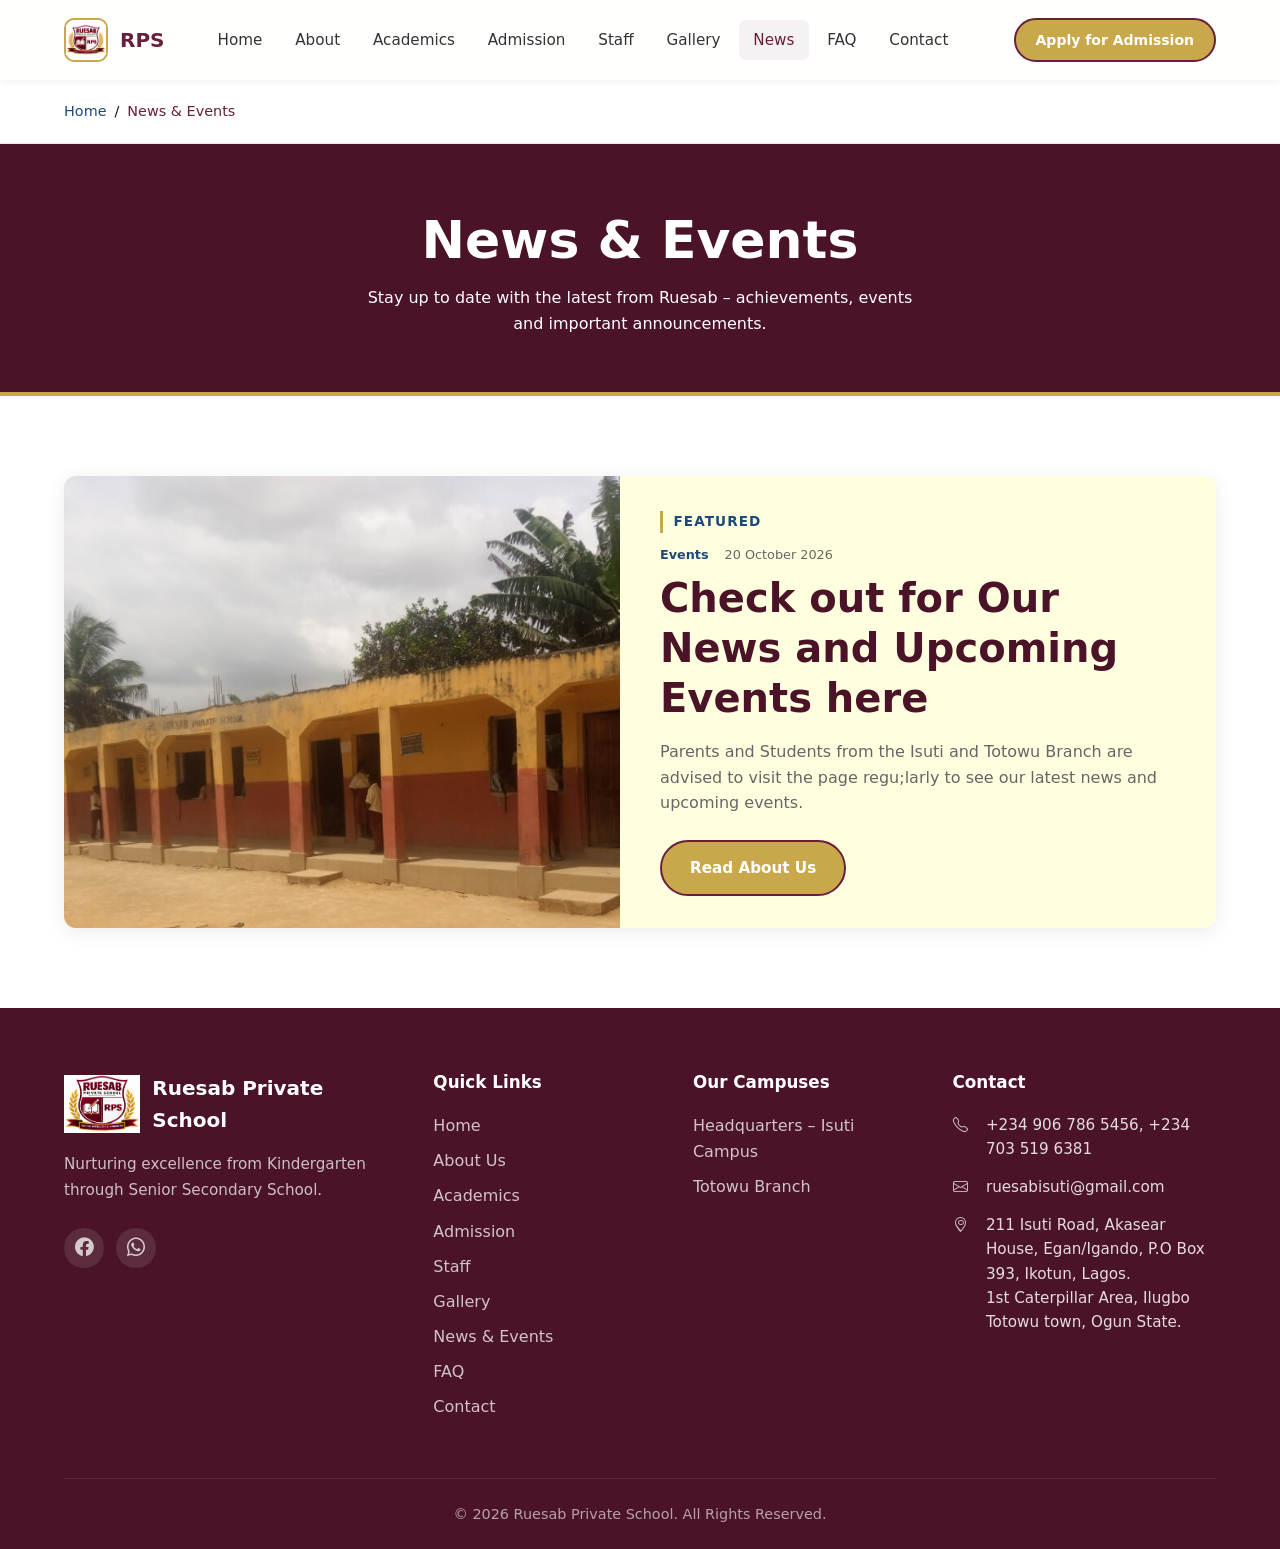
<file: news.html>
<!DOCTYPE html>
<html lang="en">
<head>
  <meta charset="UTF-8">
  <meta name="viewport" content="width=device-width, initial-scale=1.0">
  <meta name="description" content="News and events from Ruesab Private School – announcements, achievements and school life.">
  <title>News & Events | Ruesab Private School</title>
   <link rel="icon" type="image/x-icon" href="images/ruesabLogo.png">
  <link rel="stylesheet" href="https://cdn.jsdelivr.net/npm/bootstrap-icons@1.11.3/font/bootstrap-icons.min.css">
  <link rel="stylesheet" href="css/styles.css">
</head>
<body>
  <header class="header">
    <div class="container nav">
      <a href="index.html" class="logo">
        <div class="logo-icon"><img src="images/ruesabLogo.png" alt="" width="120px" height="120px"></div>
        <span>RPS</span>
      </a>
            <nav class="nav-links">
        <a href="index.html">Home</a>
        <a href="about.html">About</a>
        <a href="academics.html">Academics</a>
        <a href="admission.html">Admission</a>
        <a href="staff.html">Staff</a>
        <a href="gallery.html">Gallery</a>
        <a href="news.html" class="active">News</a>
        <a href="faq.html">FAQ</a>
        <a href="contact.html">Contact</a>
      </nav>
      <div style="display:flex;align-items:center;gap:0.75rem;">
        <a href="admission.html" class="btn btn-primary btn-sm nav-cta">Apply for Admission</a>
      </div>
      <button class="hamburger" aria-label="Toggle menu"><span></span><span></span><span></span></button>
    </div>
  </header>

  <div class="overlay"></div>
  <div class="mobile-menu">
    <a href="index.html">Home</a>
    <a href="about.html">About</a>
    <a href="academics.html">Academics</a>
    <a href="admission.html">Admission</a>
    <a href="staff.html">Staff</a>
    <a href="gallery.html">Gallery</a>
    <a href="news.html" class="active">News</a>
    <a href="faq.html">FAQ</a>
    <a href="contact.html">Contact</a>
    <a href="admission.html" class="btn btn-primary">Apply for Admission</a>
  </div>

  <div class="breadcrumb">
    <div class="container">
      <div class="breadcrumb-list">
        <a href="index.html">Home</a> <span>/</span> <span style="color:var(--wine);">News & Events</span>
      </div>
    </div>
  </div>

  <section class="page-hero">
    <div class="container">
      <h1 class="hero-animate">News & Events</h1>
      <p class="hero-animate delay-1">Stay up to date with the latest from Ruesab – achievements, events and important announcements.</p>
    </div>
  </section>

  <!-- Featured Article -->
  <section class="section bg-white">
    <div class="container">
      <div class="grid-2 animate-on-scroll zoom-in" style="align-items:center;gap:2.5rem;background:var(--cream);border-radius:var(--radius);overflow:hidden;box-shadow:var(--shadow-md);">
        <img src="images/totowuBranch.jpg" alt="Featured news" style="height:100%;min-height:320px;object-fit:cover;">
        <div style="padding:2rem 2rem 2rem 0;">
          <span class="section-label">Featured</span>
          <div class="news-meta mb-1">
            <span class="news-category">Events</span>
            <span>20 October 2026</span>
          </div>
          <h2 class="mb-2">Check out for Our News and Upcoming Events here</h2>
          <p style="color:var(--gray-600);margin-bottom:1.5rem;">Parents and Students from the Isuti and Totowu Branch are advised to visit the page regu;larly to see our latest news and upcoming events.</p>
          <a href="about.html" class="btn btn-primary">Read About Us</a>
        </div>
      </div>
    </div>
  </section>

  <!-- News Grid -->
 <!-- <section class="section bg-cream">
    <div class="container">
      <div class="text-center mb-4 animate-on-scroll fade-up">
        <h2>Latest Updates</h2>
      </div>
      <div class="grid-3">
        <article class="news-card animate-on-scroll fade-up stagger-item">
          <img src="https://images.unsplash.com/photo-1509062522246-3755977927d7?w=600&q=80" alt="Science fair" class="card-img">
          <div class="card-body">
            <div class="news-meta">
              <span class="news-category">Academics</span>
              <span>28 Aug 2026</span>
            </div>
            <h3 class="card-title">Science Fair Winners Announced</h3>
            <p class="card-text">Outstanding projects in robotics, renewable energy and biology took top prizes at this year’s Science Fair.</p>
            <p style="font-size:0.85rem;color:var(--gray-600);margin-bottom:1rem;">By Admin</p>
            <a href="#" class="btn btn-outline btn-sm">Read More</a>
          </div>
        </article>
        <article class="news-card animate-on-scroll fade-up stagger-item">
          <img src="https://images.unsplash.com/photo-1523240795612-9a054b0db644?w=600&q=80" alt="New term" class="card-img">
          <div class="card-body">
            <div class="news-meta">
              <span class="news-category">Announcements</span>
              <span>5 Sep 2026</span>
            </div>
            <h3 class="card-title">New Academic Session Begins</h3>
            <p class="card-text">Welcome back messages, orientation for new students and key dates for the 2026/2027 academic year.</p>
            <p style="font-size:0.85rem;color:var(--gray-600);margin-bottom:1rem;">By Admin</p>
            <a href="#" class="btn btn-outline btn-sm">Read More</a>
          </div>
        </article>
        <article class="news-card animate-on-scroll fade-up stagger-item">
          <img src="https://images.unsplash.com/photo-1523050854058-8df90110c9f1?w=600&q=80" alt="Graduation" class="card-img">
          <div class="card-body">
            <div class="news-meta">
              <span class="news-category">Events</span>
              <span>20 Jul 2026</span>
            </div>
            <h3 class="card-title">Class of 2026 Graduation Ceremony</h3>
            <p class="card-text">Proud families gathered as we celebrated the achievements of our graduating class and wished them well for the future.</p>
            <p style="font-size:0.85rem;color:var(--gray-600);margin-bottom:1rem;">By Admin</p>
            <a href="#" class="btn btn-outline btn-sm">Read More</a>
          </div>
        </article>
        <article class="news-card animate-on-scroll fade-up stagger-item">
          <img src="https://images.unsplash.com/photo-1434030216411-0b793f4b4173?w=600&q=80" alt="Debate" class="card-img">
          <div class="card-body">
            <div class="news-meta">
              <span class="news-category">Clubs</span>
              <span>15 Jun 2026</span>
            </div>
            <h3 class="card-title">Debate Club Wins Regional Championship</h3>
            <p class="card-text">Our debate team brought home the regional trophy after a series of compelling arguments and strong teamwork.</p>
            <p style="font-size:0.85rem;color:var(--gray-600);margin-bottom:1rem;">By Admin</p>
            <a href="#" class="btn btn-outline btn-sm">Read More</a>
          </div>
        </article>
        <article class="news-card animate-on-scroll fade-up stagger-item">
          <img src="https://images.unsplash.com/photo-1532094349884-543bc11b234d?w=600&q=80" alt="Lab upgrade" class="card-img">
          <div class="card-body">
            <div class="news-meta">
              <span class="news-category">Facilities</span>
              <span>2 May 2026</span>
            </div>
            <h3 class="card-title">Science Laboratories Upgraded</h3>
            <p class="card-text">New equipment and safety features have been installed in the chemistry and physics laboratories at the Main Campus.</p>
            <p style="font-size:0.85rem;color:var(--gray-600);margin-bottom:1rem;">By Admin</p>
            <a href="#" class="btn btn-outline btn-sm">Read More</a>
          </div>
        </article>
        <article class="news-card animate-on-scroll fade-up stagger-item">
          <img src="https://images.unsplash.com/photo-1511578314322-379afb476865?w=600&q=80" alt="Cultural day" class="card-img">
          <div class="card-body">
            <div class="news-meta">
              <span class="news-category">Culture</span>
              <span>18 Apr 2026</span>
            </div>
            <h3 class="card-title">Cultural Day Celebrates Diversity</h3>
            <p class="card-text">Students showcased traditional attire, music and cuisine in a colourful celebration of our diverse community.</p>
            <p style="font-size:0.85rem;color:var(--gray-600);margin-bottom:1rem;">By Admin</p>
            <a href="#" class="btn btn-outline btn-sm">Read More</a>
          </div>
        </article>
      </div>
    </div>
  </section>-->

 <!-- Footer -->
  <footer class="footer animate-on-scroll fade-up">
    <div class="container">
      <div class="footer-grid">
        <div class="footer-about">
          <a href="index.html" class="logo" style="color:white;margin-bottom:1rem;">
             <div class="log-icon"><img src="images/ruesabLogo.png" alt="" width="80px" height="80px"></div>
            <span>Ruesab Private School</span>
          </a>
          <p>Nurturing excellence from Kindergarten through Senior Secondary School.</p>
          <div class="social-links">
            <a href="https://www.facebook.com/share/1PrMg1MPfA/" aria-label="Facebook"><i class="bi bi-facebook"></i></a>
            <a href="https://wa.me/2348145338020" aria-label="WhatsApp"><i class="bi bi-whatsapp"></i></a>
          </div>
        </div>
        <div>
          <h4>Quick Links</h4>
          <ul class="footer-links">
            <li><a href="index.html">Home</a></li>
            <li><a href="about.html">About Us</a></li>
            <li><a href="academics.html">Academics</a></li>
            <li><a href="admission.html">Admission</a></li>
            <li><a href="staff.html">Staff</a></li>
            <li><a href="gallery.html">Gallery</a></li>
            <li><a href="news.html">News & Events</a></li>
            <li><a href="faq.html">FAQ</a></li>
            <li><a href="contact.html">Contact</a></li>
          </ul>
        </div>
        <div>
          <h4>Our Campuses</h4>
          <ul class="footer-links">
            <li><a href="about.html#locations">Headquarters – Isuti Campus</a></li>
            <li><a href="about.html#locations">Totowu Branch</a></li>
          </ul>
        </div>
        <div>
          <h4>Contact</h4>
          <ul class="footer-contact">
            <li><i class="bi bi-telephone icon-inline"></i>+234 906 786 5456, +234 703 519 6381</li>
            <li><i class="bi bi-envelope icon-inline"></i> ruesabisuti@gmail.com</li>
            <li><i class="bi bi-geo-alt icon-inline"></i>  211 Isuti Road, Akasear House, Egan/Igando, P.O Box 393, Ikotun, Lagos.<br>1st Caterpillar Area, Ilugbo Totowu town, Ogun State.</li>
          </ul>
        </div>
      </div>
      <div class="footer-bottom">
        &copy; 2026 Ruesab Private School. All Rights Reserved.
      </div>
    </div>
  </footer>

  <script src="js/main.js"></script>
</body>
</html>
</file>
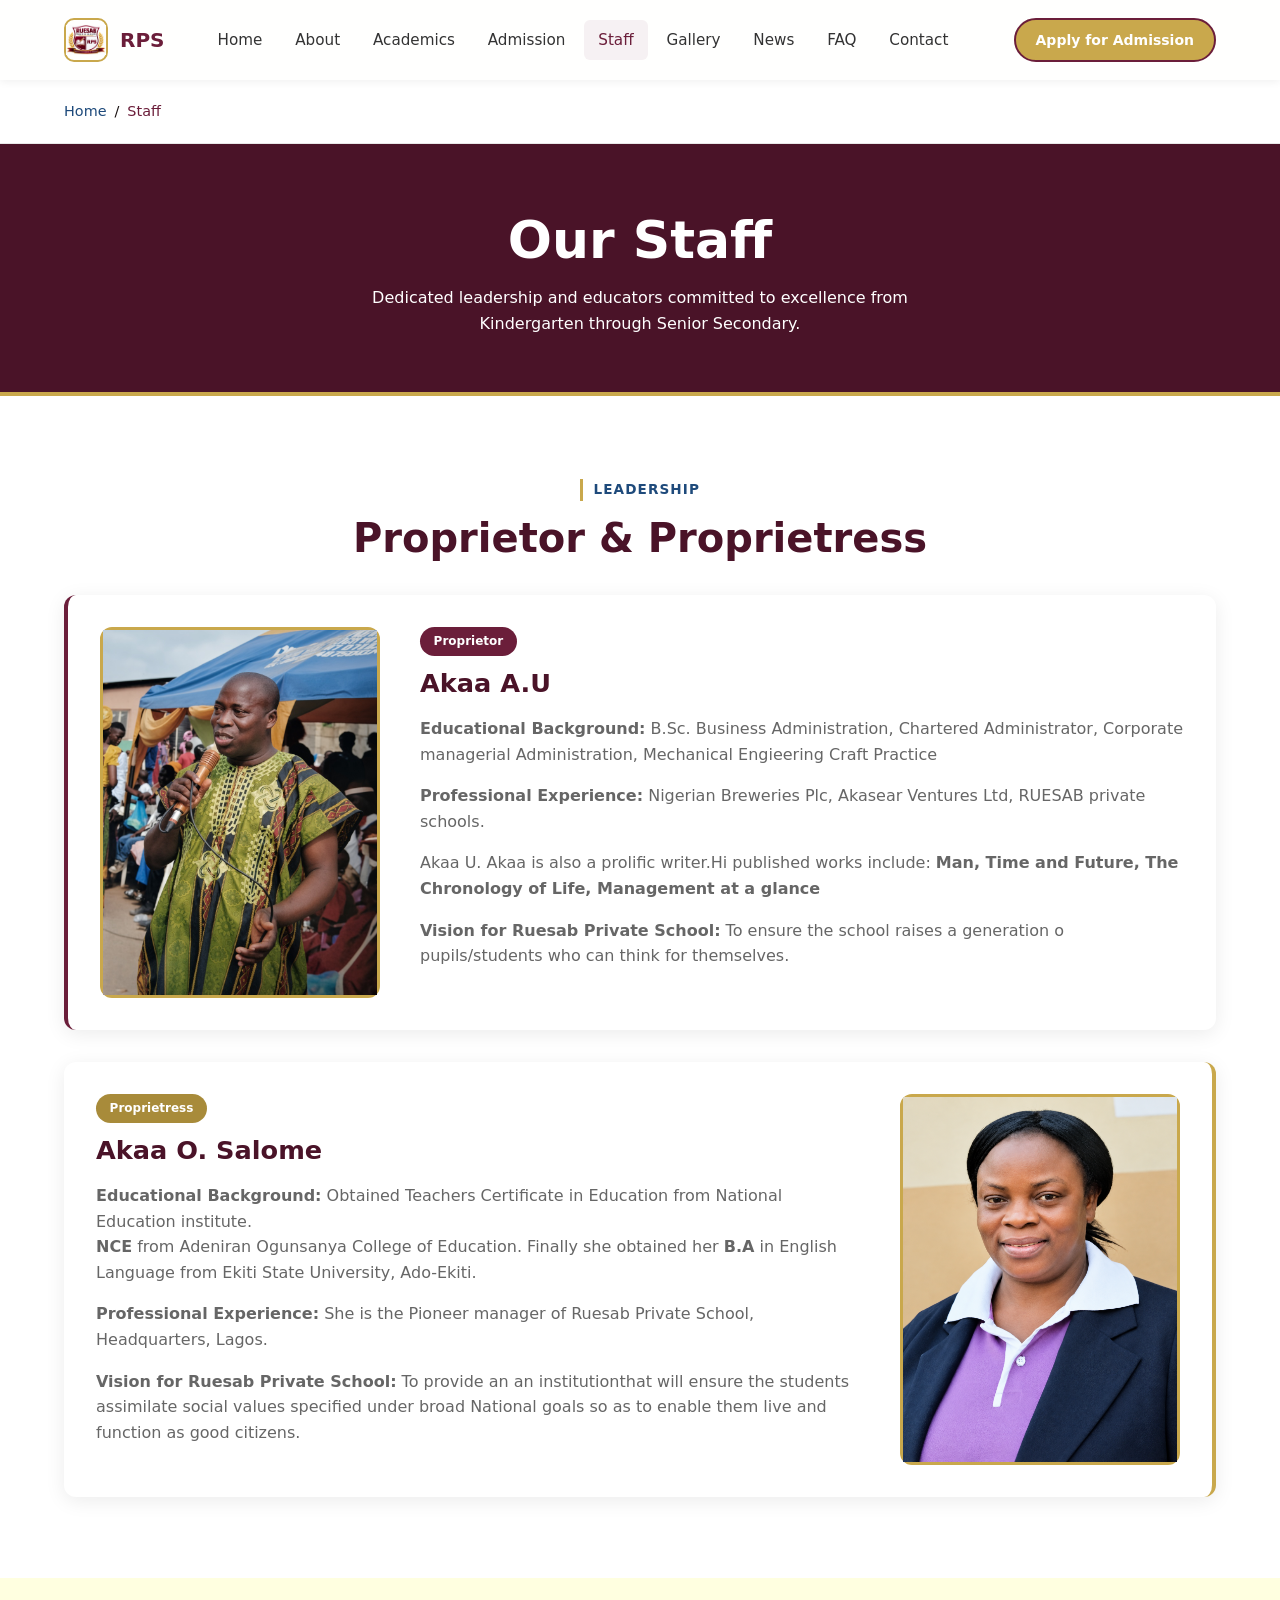
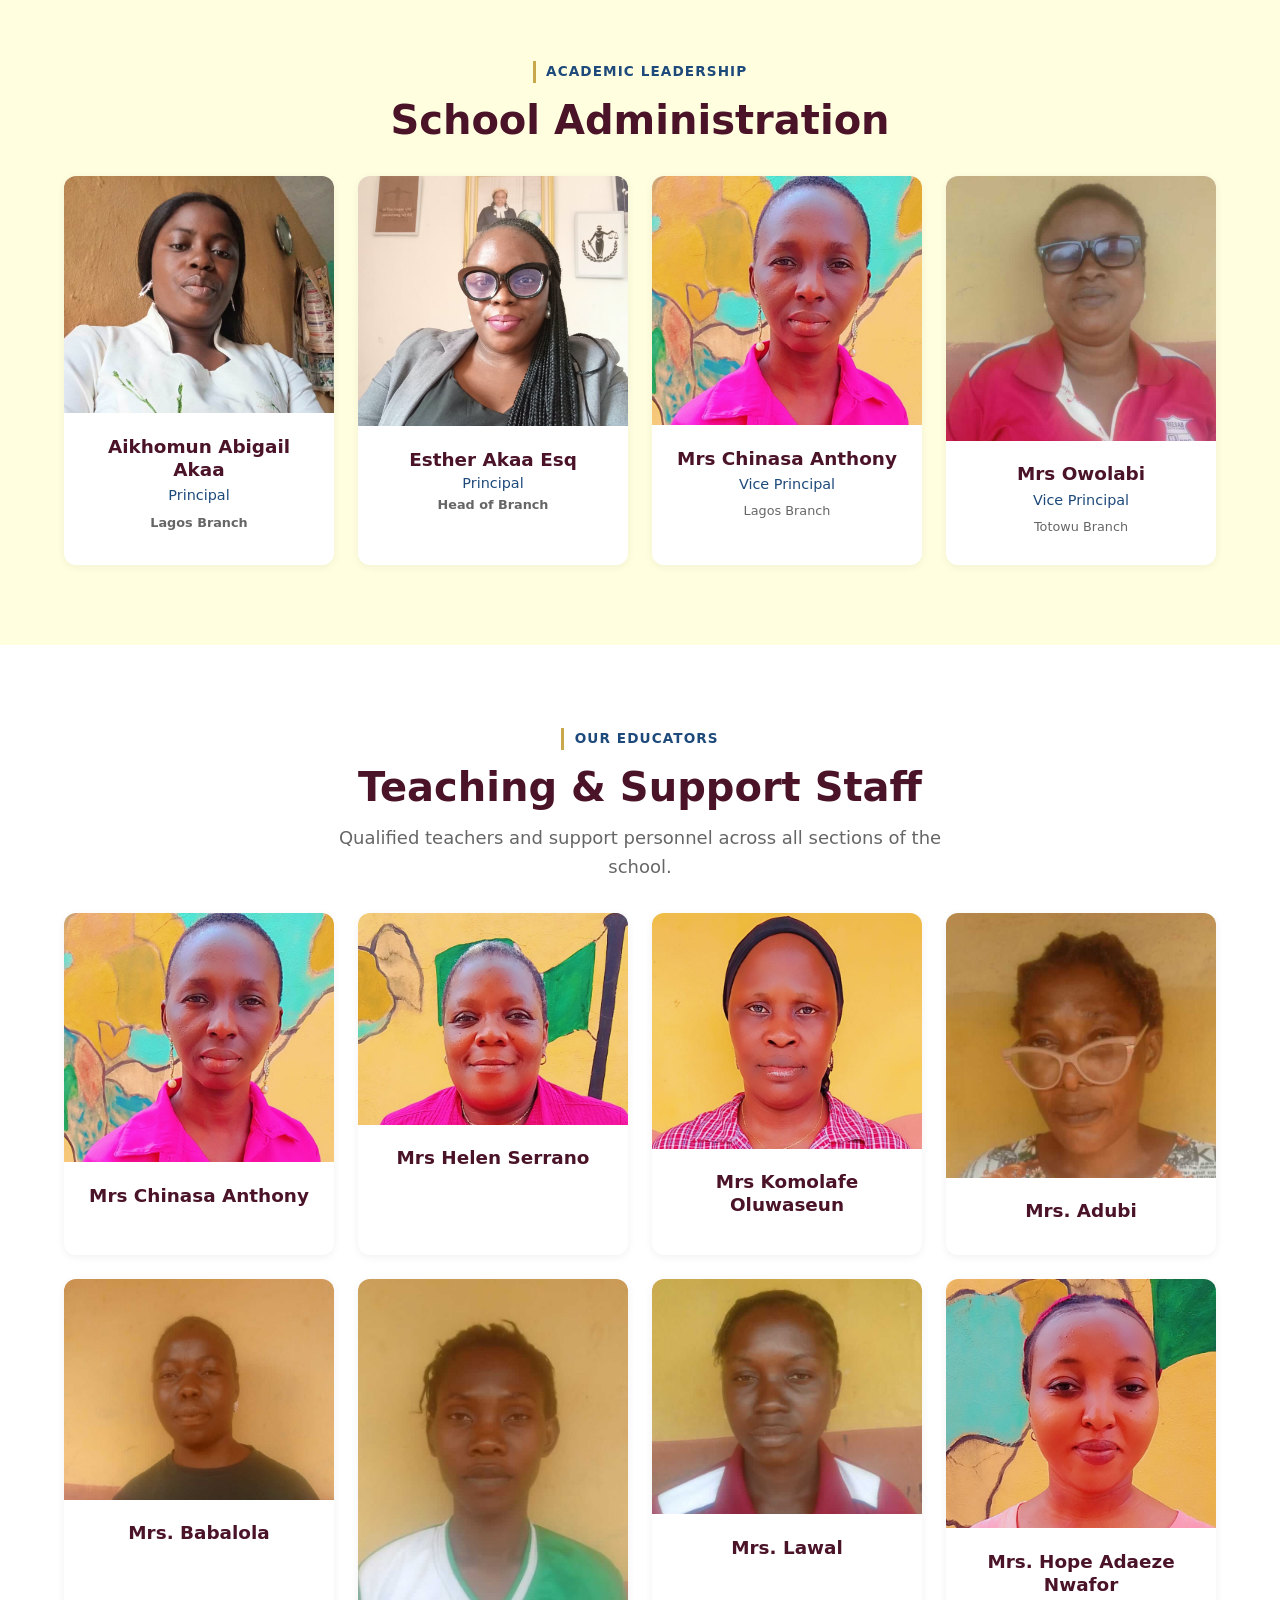
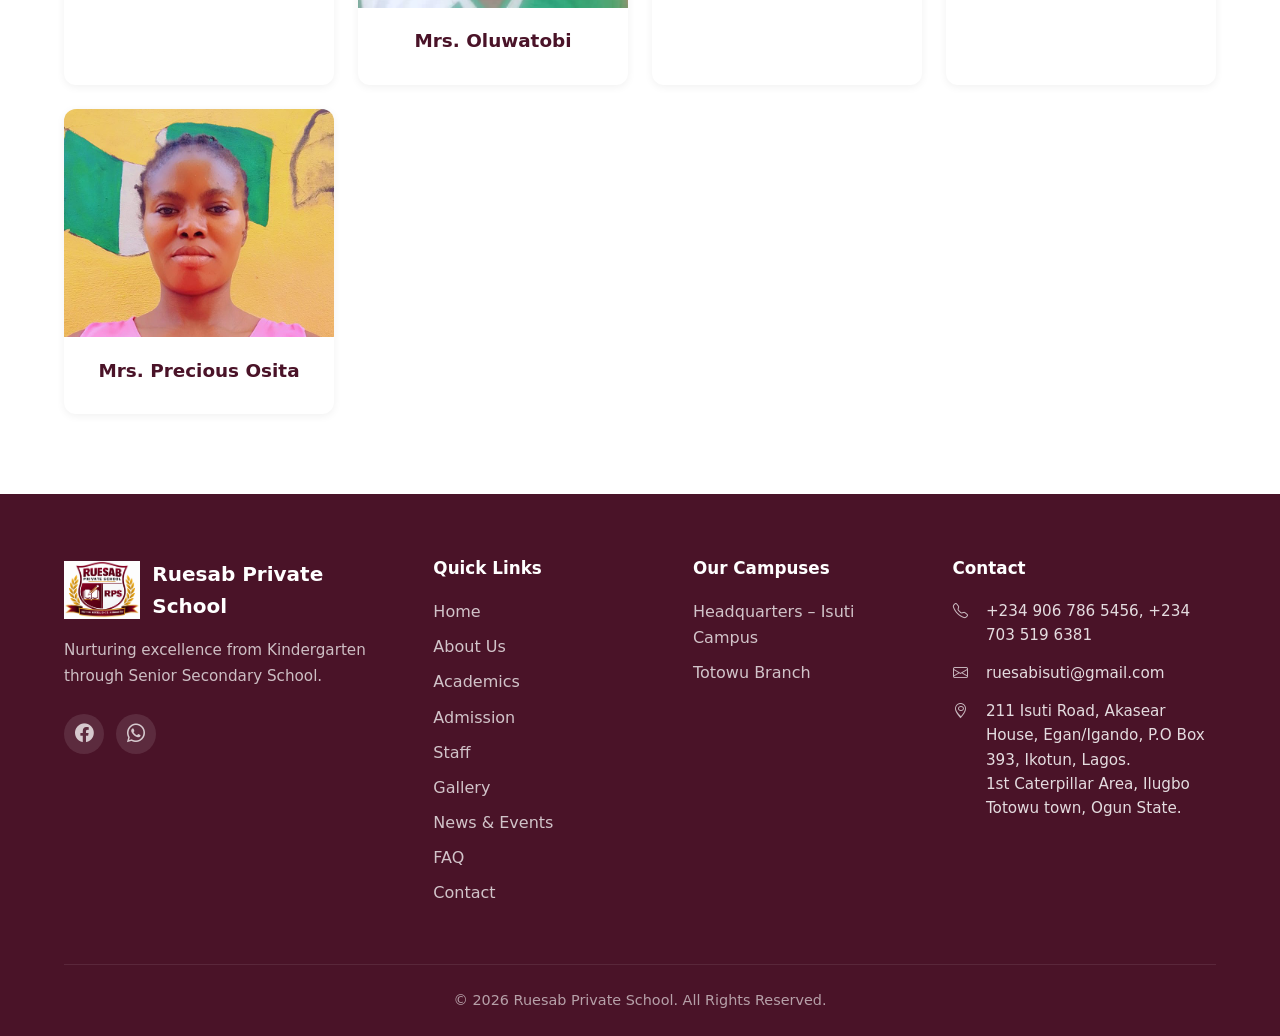
<file: staff.html>
<!DOCTYPE html>
<html lang="en">
<head>
  <meta charset="UTF-8">
  <meta name="viewport" content="width=device-width, initial-scale=1.0">
  <meta name="description" content="Meet the leadership and staff of Ruesab Private School – Proprietor, Proprietress, Principal and dedicated educators.">
  <title>Staff | Ruesab Private School</title>
   <link rel="icon" type="image/x-icon" href="images/ruesabLogo.png">
  <link rel="stylesheet" href="https://cdn.jsdelivr.net/npm/bootstrap-icons@1.11.3/font/bootstrap-icons.min.css">
  <link rel="stylesheet" href="css/styles.css">
</head>
<body>
  <header class="header">
    <div class="container nav">
      <a href="index.html" class="logo">
        <div class="logo-icon"><img src="images/ruesabLogo.png" alt="Ruesab Logo"></div>
        <span>RPS</span>
      </a>
      <nav class="nav-links">
        <a href="index.html">Home</a>
        <a href="about.html">About</a>
        <a href="academics.html">Academics</a>
        <a href="admission.html">Admission</a>
        <a href="staff.html" class="active">Staff</a>
        <a href="gallery.html">Gallery</a>
        <a href="news.html">News</a>
        <a href="faq.html">FAQ</a>
        <a href="contact.html">Contact</a>
      </nav>
      <a href="admission.html" class="btn btn-primary btn-sm nav-cta">Apply for Admission</a>
      <button class="hamburger" aria-label="Toggle menu"><span></span><span></span><span></span></button>
    </div>
  </header>

  <div class="overlay"></div>
  <div class="mobile-menu">
    <a href="index.html">Home</a>
    <a href="about.html">About</a>
    <a href="academics.html">Academics</a>
    <a href="admission.html">Admission</a>
    <a href="staff.html" class="active">Staff</a>
    <a href="gallery.html">Gallery</a>
    <a href="news.html">News</a>
    <a href="faq.html">FAQ</a>
    <a href="contact.html">Contact</a>
    <a href="admission.html" class="btn btn-primary">Apply for Admission</a>
  </div>

  <div class="breadcrumb">
    <div class="container">
      <div class="breadcrumb-list">
        <a href="index.html">Home</a> <span>/</span> <span style="color:var(--wine);">Staff</span>
      </div>
    </div>
  </div>

  <section class="page-hero">
    <div class="container">
      <h1 class="hero-animate">Our Staff</h1>
      <p class="hero-animate delay-1">Dedicated leadership and educators committed to excellence from Kindergarten through Senior Secondary.</p>
    </div>
  </section>

  <!-- Proprietor -->
  <section class="section bg-white">
    <div class="container">
      <div class="text-center mb-4 animate-on-scroll fade-up">
        <span class="section-label">Leadership</span>
        <h2>Proprietor &amp; Proprietress</h2>
      </div>

      <div class="leader-profile animate-on-scroll fade-left mb-4">
        <div class="leader-photo-placeholder" aria-hidden="true">
          <img src="images/propietor.jpg" alt="">
        </div>
        <div>
          <span class="leader-role-badge">Proprietor</span>
          <h3 class="mb-2">Akaa A.U</h3>
          <p style="color:var(--gray-600);margin-bottom:1rem;"><strong>Educational Background:</strong> B.Sc. Business Administration, Chartered Administrator, Corporate managerial Administration, Mechanical Engieering Craft Practice</p>
          <p style="color:var(--gray-600);margin-bottom:1rem;"><strong>Professional Experience:</strong> Nigerian Breweries Plc, Akasear Ventures Ltd, RUESAB private schools.</p>
          <p style="color:var(--gray-600);margin-bottom:1rem;">Akaa U. Akaa is also a prolific writer.Hi published works include: <strong>Man, Time and Future, The Chronology of Life, Management at a glance</strong></p>
          <p style="color:var(--gray-600);"><strong>Vision for Ruesab Private School:</strong> To ensure the school raises a generation o pupils/students who can think for themselves.</p>
        </div>
      </div>

      <div class="leader-profile reverse animate-on-scroll fade-right">
        <div>
          <span class="leader-role-badge gold">Proprietress</span>
          <h3 class="mb-2">Akaa O. Salome</h3>
          <p style="color:var(--gray-600);margin-bottom:1rem;"><strong>Educational Background:</strong> Obtained Teachers Certificate in Education from National Education institute. <br><b>NCE</b> from Adeniran Ogunsanya College of Education. Finally she obtained her <b>B.A</b> in English Language from Ekiti State University, Ado-Ekiti.</p>
          <p style="color:var(--gray-600);margin-bottom:1rem;"><strong>Professional Experience:</strong> She is the Pioneer manager of Ruesab Private School, Headquarters, Lagos.</p>
          <p style="color:var(--gray-600);"><strong>Vision for Ruesab Private School:</strong> To provide an an institutionthat will ensure the students assimilate social values specified under broad National goals so as to enable them live and function as good citizens.</p>
        </div>
        <div class="leader-photo-placeholder" aria-hidden="true">
          <img src="images/propietress.png" alt="">
        </div>
      </div>
    </div>
  </section>

  <!-- Academic Leadership -->
  <section class="section bg-cream">
    <div class="container">
      <div class="text-center mb-4 animate-on-scroll fade-up">
        <span class="section-label">Academic Leadership</span>
        <h2>School Administration</h2>
      </div>
      <div class="grid-4">
        <div class="staff-card animate-on-scroll fade-up stagger-item">
         <img src="images/IMG-20261012-WA0038_2.jpg" alt="">
          <div class="staff-body">
            <h4>Aikhomun Abigail Akaa</h4>
            <p class="staff-position">Principal </p>
            <p class="staff-dept"><b>Lagos Branch</b></p>
          </div>
        </div>
        <div class="staff-card animate-on-scroll fade-up stagger-item">
          <img src="images/esther.jpg" alt="">
          <div class="staff-body">
            <h4>Esther Akaa Esq<h4>
            <p class="staff-position">Principal </p>
            <p class="staff-dept">Head of Branch</p>
          </div>
        </div>
        <div class="staff-card animate-on-scroll fade-up stagger-item">
          <img src="images/IMG-20261008-WA0015~2.jpg" alt="">
          <div class="staff-body">
            <h4>Mrs Chinasa Anthony</h4>
            <p class="staff-position">Vice Principal </p>
            <p class="staff-dept">Lagos Branch</p>
          </div>
        </div>
        <div class="staff-card animate-on-scroll fade-up stagger-item">
          <img src="images/propietor2.jpg" alt="">
          <div class="staff-body">
            <h4>Mrs Owolabi</h4>
            <p class="staff-position">Vice Principal</p>
            <p class="staff-dept">Totowu Branch</p>
          </div>
        </div>
      </div>
    </div>
  </section>

  <!-- Teaching Staff -->
  <section class="section bg-white">
    <div class="container">
      <div class="text-center mb-4 animate-on-scroll fade-up">
        <span class="section-label">Our Educators</span>
        <h2>Teaching &amp; Support Staff</h2>
        <p class="lead" style="margin:0.75rem auto 0;">Qualified teachers and support personnel across all sections of the school.</p>
      </div>
      <div class="grid-4">
       
        <div class="staff-card animate-on-scroll fade-up stagger-item">
          <img src="images/IMG-20261008-WA0015~2.jpg" alt="">
          <div class="staff-body">
            <h4>Mrs Chinasa Anthony</h4>
            <p class="staff-position"></p>
            <p class="staff-dept"></p>
          </div>
        </div>
          <div class="staff-card animate-on-scroll fade-up stagger-item">
         <img src="images/IMG-20261008-WA0016~2.jpg" alt="">
          <div class="staff-body">
            <h4>Mrs Helen Serrano</h4>
            <p class="staff-position"></p>
            <p class="staff-dept"></p>
          </div>
        </div>
        <div class="staff-card animate-on-scroll fade-up stagger-item">
          <img src="images/IMG-20261008-WA0019~2.jpg" alt="">
          <div class="staff-body">
            <h4>Mrs Komolafe Oluwaseun</h4>
            <p class="staff-position"></p>
            <p class="staff-dept"></p>
          </div>
        </div>
        <div class="staff-card animate-on-scroll fade-up stagger-item">
          <img src="images/IMG-20261007-WA0010~2.jpg" alt="">
          <div class="staff-body">
            <h4>Mrs. Adubi</h4>
            <p class="staff-position"></p>
            <p class="staff-dept"></p>
          </div>
        </div>
        <div class="staff-card animate-on-scroll fade-up stagger-item">
          <img src="images/IMG-20261007-WA0028~2.jpg" alt="">
          <div class="staff-body">
            <h4>Mrs. Babalola</h4>
            <p class="staff-position"></p>
            <p class="staff-dept"></p>
          </div>
        </div>
        <div class="staff-card animate-on-scroll fade-up stagger-item">
          <img src="images/IMG-20261007-WA0012~2.jpg" alt="">
          <div class="staff-body">
            <h4>Mrs. Oluwatobi</h4>
            <p class="staff-position"></p>
            <p class="staff-dept"></p>
          </div>
        </div>
        <div class="staff-card animate-on-scroll fade-up stagger-item">
          <img src="images/IMG-20261007-WA0022~2.jpg" alt="">
          <div class="staff-body">
            <h4>Mrs. Lawal</h4>
            <p class="staff-position"></p>
            <p class="staff-dept"></p>
          </div>
        </div>
        <div class="staff-card animate-on-scroll fade-up stagger-item">
          <img src="images/IMG-20261008-WA0018~2.jpg" alt="">
          <div class="staff-body">
            <h4>Mrs. Hope Adaeze Nwafor</h4>
            <p class="staff-position"></p>
            <p class="staff-dept"></p>
          </div>
        </div>
        <div class="staff-card animate-on-scroll fade-up stagger-item">
         <img src="images/IMG-20261008-WA0017~2.jpg" alt="">
          <div class="staff-body">
            <h4>Mrs. Precious Osita</h4>
            <p class="staff-position"></p>
            <p class="staff-dept"></p>
          </div>
        </div>
      </div>
    </div>
  </section>

 <!-- Footer -->
  <footer class="footer animate-on-scroll fade-up">
    <div class="container">
      <div class="footer-grid">
        <div class="footer-about">
          <a href="index.html" class="logo" style="color:white;margin-bottom:1rem;">
             <div class="log-icon"><img src="images/ruesabLogo.png" alt="" width="80px" height="80px"></div>
            <span>Ruesab Private School</span>
          </a>
          <p>Nurturing excellence from Kindergarten through Senior Secondary School.</p>
          <div class="social-links">
            <a href="https://www.facebook.com/share/1PrMg1MPfA/" aria-label="Facebook"><i class="bi bi-facebook"></i></a>
            <a href="https://wa.me/2348145338020" aria-label="WhatsApp"><i class="bi bi-whatsapp"></i></a>
          </div>
        </div>
        <div>
          <h4>Quick Links</h4>
          <ul class="footer-links">
            <li><a href="index.html">Home</a></li>
            <li><a href="about.html">About Us</a></li>
            <li><a href="academics.html">Academics</a></li>
            <li><a href="admission.html">Admission</a></li>
            <li><a href="staff.html">Staff</a></li>
            <li><a href="gallery.html">Gallery</a></li>
            <li><a href="news.html">News & Events</a></li>
            <li><a href="faq.html">FAQ</a></li>
            <li><a href="contact.html">Contact</a></li>
          </ul>
        </div>
        <div>
          <h4>Our Campuses</h4>
          <ul class="footer-links">
            <li><a href="about.html#locations">Headquarters – Isuti Campus</a></li>
            <li><a href="about.html#locations">Totowu Branch</a></li>
          </ul>
        </div>
        <div>
          <h4>Contact</h4>
          <ul class="footer-contact">
            <li><i class="bi bi-telephone icon-inline"></i>+234 906 786 5456, +234 703 519 6381</li>
            <li><i class="bi bi-envelope icon-inline"></i> ruesabisuti@gmail.com</li>
            <li><i class="bi bi-geo-alt icon-inline"></i>  211 Isuti Road, Akasear House, Egan/Igando, P.O Box 393, Ikotun, Lagos.<br>1st Caterpillar Area, Ilugbo Totowu town, Ogun State.</li>
          </ul>
        </div>
      </div>
      <div class="footer-bottom">
        &copy; 2026 Ruesab Private School. All Rights Reserved.
      </div>
    </div>
  </footer>

  <script src="js/main.js"></script>
</body>
</html>
</file>
<file: css/styles.css>
:root {
  --wine: #6B1E3A;
  --wine-dark: #4A1328;
  --wine-light: #8B2E4A;
  --gold: #C9A84C;
  --gold-dark: #A88B3A;
  --gold-light: #E8D5A3;
  --cream: lightyellow;
  --cream-dark: #EDE4D8;
  --blue: #1E4A7B;
  --blue-light: #2A5F9E;
  --blue-dark: #14355A;
  --white: #FFFFFF;
  --gray-100: #F7F7F7;
  --gray-200: #E8E8E8;
  --gray-300: #1a1212;
  --gray-600: #666666;
  --gray-800: #333333;
  --text: #2C2C2C;
  --shadow-sm: 0 2px 8px rgba(0,0,0,0.06);
  --shadow-md: 0 4px 20px rgba(0,0,0,0.08);
  --shadow-lg: 0 10px 40px rgba(0,0,0,0.12);
  --radius: 12px;
  --radius-sm: 8px;
  --transition: 0.35s cubic-bezier(0.4, 0, 0.2, 1);
  --header-height: 80px;
}

*, *::before, *::after {
  box-sizing: border-box;
  margin: 0;
  padding: 0;
}

html {
  scroll-behavior: smooth;
  font-size: 16px;
}

body {
  font-family: 'Segoe UI', system-ui, -apple-system, BlinkMacSystemFont, 'Roboto', 'Helvetica Neue', Arial, sans-serif;
  color: var(--text);
  background: var(--cream);
  line-height: 1.6;
  overflow-x: hidden;
}

img {
  max-width: 100%;
  height: auto;
  display: block;
}

a {
  text-decoration: none;
  color: inherit;
  transition: color var(--transition);
}

ul, ol {
  list-style: none;
}

button, input, textarea, select {
  font-family: inherit;
  font-size: inherit;
}

/* ---------- Typography ---------- */
h1, h2, h3, h4, h5, h6 {
  font-weight: 700;
  line-height: 1.25;
  color: var(--wine-dark);
}

h1 { font-size: clamp(2rem, 5vw, 3.25rem); }
h2 { font-size: clamp(1.75rem, 4vw, 2.5rem); }
h3 { font-size: clamp(1.25rem, 3vw, 1.6rem); }
h4 { font-size: 1.15rem; }

.section-label {
  display: inline-block;
  font-size: 0.85rem;
  font-weight: 600;
  letter-spacing: 0.08em;
  text-transform: uppercase;
  color: var(--blue);
  margin-bottom: 0.75rem;
  border-left: 3px solid var(--gold);
  padding-left: 0.65rem;
}

.lead {
  font-size: 1.125rem;
  color: var(--gray-600);
  max-width: 640px;
}

/* ---------- Layout ---------- */
.container {
  width: 100%;
  max-width: 1200px;
  margin: 0 auto;
  padding: 0 1.5rem;
}

.section {
  padding: 5rem 0;
}

.section-sm {
  padding: 3.5rem 0;
}

.bg-white { background: var(--white); }
.bg-cream { background: var(--cream); }
.bg-wine { background: var(--wine); color: var(--white); }
.bg-blue { background: var(--blue); color: var(--white); }

.text-center { text-align: center; }
.text-wine { color: var(--wine); }
.text-blue { color: var(--blue); }
.text-white { color: var(--white); }
.text-gold { color: var(--gold-dark); }

/* ---------- Buttons ---------- */
.btn {
  display: inline-flex;
  align-items: center;
  justify-content: center;
  gap: 0.5rem;
  padding: 0.85rem 1.75rem;
  font-weight: 600;
  font-size: 0.95rem;
  border-radius: 50px;
  border: 2px solid transparent;
  cursor: pointer;
  transition: all var(--transition);
  text-align: center;
  white-space: nowrap;
}

.btn-primary {
  background: var(--gold);
  color: var(--white);
  border-color: var(--wine);
}
.btn-primary:hover {
  background: var(--wine-dark);
  border-color: var(--wine-dark);
  transform: translateY(-2px);
  box-shadow: var(--shadow-md);
}

.btn-secondary {
  background: var(--blue);
  color: var(--white);
  border-color: var(--blue);
}
.btn-secondary:hover {
  background: var(--blue-dark);
  border-color: var(--blue-dark);
  transform: translateY(-2px);
  box-shadow: var(--shadow-md);
}

.btn-outline {
  background: transparent;
  color: var(--wine);
  border-color: var(--wine);
}
.btn-outline:hover {
  background: var(--wine);
  color: var(--white);
  transform: translateY(-2px);
}

.btn-outline-white {
  background: transparent;
  color: var(--white);
  border-color: var(--white);
}
.btn-outline-white:hover {
  background: var(--white);
  color: var(--wine);
}

.btn-lg {
  padding: 1rem 2.25rem;
  font-size: 1.05rem;
}

.btn-sm {
  padding: 0.55rem 1.25rem;
  font-size: 0.875rem;
}

/* ---------- Header / Navigation ---------- */
.header {
  position: sticky;
  top: 0;
  z-index: 1000;
  background: rgba(255, 255, 255, 0.97);
  backdrop-filter: blur(12px);
  box-shadow: var(--shadow-sm);
  height: var(--header-height);
  transition: box-shadow var(--transition);
}

.header.scrolled {
  box-shadow: var(--shadow-md);
}

.nav {
  display: flex;
  align-items: center;
  justify-content: space-between;
  height: var(--header-height);
}

.logo {
  display: flex;
  align-items: center;
  gap: 0.75rem;
  font-weight: 700;
  font-size: 1.25rem;
  color: var(--wine);
}

.logo-icon {
  width: 44px;
  height: 44px;
  background: var(--wie);
  border-radius: 10px;
  display: flex;
  align-items: center;
  justify-content: center;
  color: white;
  font-weight: 800;
  font-size: 1.05rem;
  border: 2px solid var(--gold);
}

.nav-links {
  display: flex;
  align-items: center;
  gap: 0.25rem;
}

.nav-links a {
  padding: 0.5rem 0.9rem;
  font-weight: 500;
  font-size: 0.95rem;
  color: var(--gray-800);
  border-radius: 6px;
  transition: all 0.25s ease;
}

.nav-links a:hover,
.nav-links a.active {
  color: var(--wine);
  background: rgba(107, 30, 58, 0.06);
}

.nav-cta {
  margin-left: 0.75rem;
}

.hamburger {
  display: none;
  flex-direction: column;
  gap: 5px;
  background: none;
  border: none;
  cursor: pointer;
  padding: 8px;
  z-index: 1001;
}

.hamburger span {
  display: block;
  width: 24px;
  height: 2.5px;
  background: var(--wine);
  border-radius: 2px;
  transition: all 0.3s ease;
}

.hamburger.active span:nth-child(1) {
  transform: translateY(7.5px) rotate(45deg);
}
.hamburger.active span:nth-child(2) {
  opacity: 0;
}
.hamburger.active span:nth-child(3) {
  transform: translateY(-7.5px) rotate(-45deg);
}

/* Mobile Menu */
.mobile-menu {
  position: fixed;
  top: 0;
  right: -100%;
  width: min(320px, 85vw);
  height: 100vh;
  background: var(--white);
  box-shadow: -4px 0 30px rgba(0,0,0,0.15);
  z-index: 999;
  padding: 6rem 1.75rem 2rem;
  transition: right 0.35s cubic-bezier(0.4, 0, 0.2, 1);
  overflow-y: auto;
}

.mobile-menu.open {
  right: 0;
}

.mobile-menu a {
  display: block;
  padding: 0.9rem 0;
  font-weight: 500;
  font-size: 1.05rem;
  color: var(--gray-800);
  border-bottom: 1px solid var(--gray-200);
}

.mobile-menu a:hover,
.mobile-menu a.active {
  color: var(--wine);
}

.mobile-menu .btn {
  margin-top: 1.5rem;
  width: 100%;
}

.overlay {
  position: fixed;
  inset: 0;
  background: rgba(0,0,0,0.4);
  z-index: 998;
  opacity: 0;
  visibility: hidden;
  transition: all 0.3s ease;
}

.overlay.show {
  opacity: 1;
  visibility: visible;
}

/* ---------- Hero ---------- */
.hero {
  position: relative;
  min-height: 85vh;
  display: flex;
  align-items: center;
  color: #fff;
  overflow: hidden;
}

.hero-slides {
  position: absolute;
  top: 0;
  left: 0;
  width: 100%;
  height: 100%;
  z-index: 0;
}

.hero-slide {
  position: absolute;
  top: 0;
  left: 0;
  width: 100%;
  height: 100%;
  background-size: cover;
  background-position: center;
  background-repeat: no-repeat;
  opacity: 0;
  transition: opacity 1.2s ease-in-out;
}

.hero-slide.is-active {
  opacity: 1;
  z-index: 1;
}

.hero-overlay {
  position: absolute;
  top: 0;
  left: 0;
  width: 100%;
  height: 100%;
  background: rgba(74, 19, 40, 0.78);
  z-index: 1;
  pointer-events: none;
}

.hero-content {
  position: relative;
  z-index: 2;
  max-width: 700px;
  padding: 4rem 0;
}

.hero-dots {
  position: absolute;
  bottom: 24px;
  left: 50%;
  transform: translateX(-50%);
  z-index: 3;
  display: flex;
  gap: 8px;
}

.hero-dot {
  width: 10px;
  height: 10px;
  border-radius: 50%;
  border: 2px solid rgba(255,255,255,0.7);
  background: transparent;
  padding: 0;
  cursor: pointer;
}

.hero-dot.is-active {
  background: #C9A84C;
  border-color: #C9A84C;
}


@media (prefers-reduced-motion: reduce){
  .hero-slide {
    transition: none;
  }
}
.hero h1 {
  color: var(--white);
  margin-bottom: 1.25rem;
}

.hero p {
  font-size: 1.15rem;
  opacity: 0.95;
  margin-bottom: 2rem;
  max-width: 560px;
}

.hero-buttons {
  display: flex;
  flex-wrap: wrap;
  gap: 1rem;
}

/* ---------- Cards ---------- */
.card {
  background: var(--white);
  border-radius: var(--radius);
  box-shadow: var(--shadow-sm);
  overflow: hidden;
  transition: transform var(--transition), box-shadow var(--transition);
}

.card:hover {
  transform: translateY(-6px);
  box-shadow: var(--shadow-lg);
}

.card-img {
  width: 100%;
  height: 200px;
  object-fit: cover;
}

.card-body {
  padding: 1.5rem;
}

.card-title {
  margin-bottom: 0.5rem;
  color: var(--wine-dark);
}

.card-text {
  color: var(--gray-600);
  font-size: 0.95rem;
  margin-bottom: 1rem;
}

/* Grid helpers */
.grid-2 {
  display: grid;
  grid-template-columns: repeat(2, 1fr);
  gap: 2rem;
}
.grid-3 {
  display: grid;
  grid-template-columns: repeat(3, 1fr);
  gap: 1.75rem;
}
.grid-4 {
  display: grid;
  grid-template-columns: repeat(4, 1fr);
  gap: 1.5rem;
}

/* Why Choose Us icons */
.feature-card {
  text-align: center;
  padding: 2rem 1.5rem;
  background: var(--white);
  border-radius: var(--radius);
  box-shadow: var(--shadow-sm);
  transition: all var(--transition);
}

.feature-card:hover {
  transform: translateY(-6px);
  box-shadow: var(--shadow-md);
}

.feature-icon {
  width: 64px;
  height: 64px;
  margin: 0 auto 1.25rem;
  background: rgba(107, 30, 58, 0.08);
  border: 1px solid var(--gold-light);
  border-radius: 16px;
  display: flex;
  align-items: center;
  justify-content: center;
  font-size: 1.6rem;
  color: var(--wine);
}

.feature-icon i {
  font-size: 1.6rem;
  line-height: 1;
}

/* Campus cards */
.campus-card {
  background: var(--white);
  border-radius: var(--radius);
  overflow: hidden;
  box-shadow: var(--shadow-md);
  display: flex;
  flex-direction: column;
}

.campus-card img {
  height: 220px;
  object-fit: cover;
}

.campus-body {
  padding: 1.75rem;
  flex: 1;
  display: flex;
  flex-direction: column;
}

.campus-badge {
  display: inline-block;
  background: var(--wine);
  color: white;
  font-size: 0.75rem;
  font-weight: 600;
  padding: 0.3rem 0.75rem;
  border-radius: 50px;
  margin-bottom: 0.75rem;
  width: fit-content;
}

/* Testimonials */
.testimonial-card {
  background: var(--white);
  padding: 2rem;
  border-radius: var(--radius);
  box-shadow: var(--shadow-sm);
  position: relative;
}

.testimonial-card::before {
  content: '"';
  font-size: 4rem;
  color: var(--wine);
  opacity: 0.15;
  position: absolute;
  top: 0.5rem;
  left: 1.25rem;
  font-family: Georgia, serif;
  line-height: 1;
}

.testimonial-text {
  font-style: italic;
  color: var(--gray-600);
  margin-bottom: 1.5rem;
  position: relative;
  z-index: 1;
}

.testimonial-author {
  display: flex;
  align-items: center;
  gap: 0.85rem;
}

.author-avatar {
  width: 48px;
  height: 48px;
  border-radius: 50%;
  background: var(--wine);
  border: 2px solid var(--gold);
  display: flex;
  align-items: center;
  justify-content: center;
  color: white;
  font-weight: 700;
}

.author-info strong {
  display: block;
  color: var(--wine-dark);
}

.author-info span {
  font-size: 0.85rem;
  color: var(--gray-600);
}

/* News cards */
.news-card {
  background: var(--white);
  border-radius: var(--radius);
  overflow: hidden;
  box-shadow: var(--shadow-sm);
  transition: all var(--transition);
  height: 100%;
  display: flex;
  flex-direction: column;
}

.news-card:hover {
  transform: translateY(-6px);
  box-shadow: var(--shadow-lg);
}

.news-meta {
  display: flex;
  gap: 1rem;
  font-size: 0.8rem;
  color: var(--gray-600);
  margin-bottom: 0.5rem;
}

.news-category {
  color: var(--blue);
  font-weight: 600;
}

/* FAQ Accordion */
.faq-item {
  background: var(--white);
  border-radius: var(--radius-sm);
  margin-bottom: 0.75rem;
  box-shadow: var(--shadow-sm);
  overflow: hidden;
}

.faq-question {
  width: 100%;
  display: flex;
  justify-content: space-between;
  align-items: center;
  padding: 1.15rem 1.35rem;
  background: none;
  border: none;
  cursor: pointer;
  font-weight: 600;
  font-size: 1rem;
  color: var(--wine-dark);
  text-align: left;
  transition: background 0.25s ease;
}

.faq-question:hover {
  background: rgba(107, 30, 58, 0.04);
}

.faq-icon {
  width: 24px;
  height: 24px;
  border-radius: 50%;
  background: var(--cream);
  display: flex;
  align-items: center;
  justify-content: center;
  flex-shrink: 0;
  transition: transform 0.3s ease, background 0.3s ease;
  font-size: 1.1rem;
  color: var(--wine);
}

.faq-item.open .faq-icon {
  transform: rotate(45deg);
  background: var(--wine);
  color: white;
}

.faq-answer {
  max-height: 0;
  overflow: hidden;
  transition: max-height 0.4s cubic-bezier(0.4, 0, 0.2, 1);
}

.faq-answer-inner {
  padding: 0 1.35rem 1.25rem;
  color: var(--gray-600);
  line-height: 1.7;
}

/* Contact form */
.form-group {
  margin-bottom: 1.25rem;
}

.form-group label {
  display: block;
  font-weight: 600;
  margin-bottom: 0.4rem;
  color: var(--wine-dark);
  font-size: 0.9rem;
}

.form-control {
  width: 100%;
  padding: 0.85rem 1.1rem;
  border: 1.5px solid var(--gray-300);
  border-radius: var(--radius-sm);
  background: var(--white);
  transition: border-color 0.25s ease, box-shadow 0.25s ease;
}

.form-control:focus {
  outline: none;
  border-color: var(--blue);
  box-shadow: 0 0 0 3px rgba(30, 74, 123, 0.15);
}

textarea.form-control {
  min-height: 140px;
  resize: vertical;
}

/* Contact info cards */
.contact-info-card {
  display: flex;
  gap: 1rem;
  padding: 1.25rem;
  background: var(--white);
  border-radius: var(--radius-sm);
  box-shadow: var(--shadow-sm);
  margin-bottom: 1rem;
}

.contact-icon {
  width: 48px;
  height: 48px;
  border-radius: 12px;
  background: rgba(107, 30, 58, 0.08);
  border: 1px solid var(--gold-light);
  display: flex;
  align-items: center;
  justify-content: center;
  font-size: 1.2rem;
  color: var(--wine);
  flex-shrink: 0;
}

.contact-icon i {
  font-size: 1.2rem;
  line-height: 1;
}

/* Timeline */
.timeline {
  position: relative;
  padding-left: 2rem;
}

.timeline::before {
  content: '';
  position: absolute;
  left: 7px;
  top: 0;
  bottom: 0;
  width: 3px;
  background: var(--wine);
  border-radius: 2px;
}

.timeline-item {
  position: relative;
  padding-bottom: 2.5rem;
}

.timeline-item::before {
  content: '';
  position: absolute;
  left: -2rem;
  top: 6px;
  width: 17px;
  height: 17px;
  border-radius: 50%;
  background: var(--wine);
  border: 3px solid var(--cream);
  box-shadow: 0 0 0 3px var(--wine);
}

.timeline-year {
  font-weight: 700;
  color: var(--blue);
  margin-bottom: 0.35rem;
}

/* Values */
.value-card {
  text-align: center;
  padding: 1.75rem 1.25rem;
  background: var(--white);
  border-radius: var(--radius);
  box-shadow: var(--shadow-sm);
  transition: all var(--transition);
}

.value-card:hover {
  transform: translateY(-4px);
  box-shadow: var(--shadow-md);
}

.value-icon {
  font-size: 1.75rem;
  margin-bottom: 0.75rem;
  color: var(--wine);
  display: flex;
  align-items: center;
  justify-content: center;
}

.value-icon i {
  font-size: 1.75rem;
  line-height: 1;
}

/* Steps */
.steps {
  display: grid;
  grid-template-columns: repeat(5, 1fr);
  gap: 1rem;
  counter-reset: step;
}

.step {
  text-align: center;
  position: relative;
  padding: 1.5rem 1rem;
  background: var(--white);
  border-radius: var(--radius);
  box-shadow: var(--shadow-sm);
}

.step-number {
  width: 42px;
  height: 42px;
  margin: 0 auto 1rem;
  background: var(--wine);
  color: white;
  border-radius: 50%;
  display: flex;
  align-items: center;
  justify-content: center;
  font-weight: 700;
  font-size: 1.1rem;
}

/* Gallery */
.gallery-filters {
  display: flex;
  flex-wrap: wrap;
  gap: 0.5rem;
  justify-content: center;
  margin-bottom: 2.5rem;
}

.filter-btn {
  padding: 0.5rem 1.15rem;
  border: 1.5px solid var(--gray-300);
  background: var(--white);
  border-radius: 50px;
  cursor: pointer;
  font-weight: 500;
  font-size: 0.9rem;
  transition: all 0.25s ease;
  color: var(--gray-800);
}

.filter-btn:hover,
.filter-btn.active {
  background: var(--wine);
  border-color: var(--wine);
  color: white;
}

.gallery-grid {
  display: grid;
  grid-template-columns: repeat(auto-fill, minmax(280px, 1fr));
  gap: 1.25rem;
}

.gallery-item {
  position: relative;
  border-radius: var(--radius);
  overflow: hidden;
  aspect-ratio: 4/3;
  cursor: pointer;
}

.gallery-item img {
  width: 100%;
  height: 100%;
  object-fit: cover;
  transition: transform 0.5s ease;
}

.gallery-item:hover img {
  transform: scale(1.08);
}

.gallery-overlay {
  position: absolute;
  inset: 0;
  background: rgba(74, 19, 40, 0.72);
  opacity: 0;
  transition: opacity 0.3s ease;
  display: flex;
  align-items: flex-end;
  padding: 1.25rem;
  color: white;
  font-weight: 600;
}

.gallery-item:hover .gallery-overlay {
  opacity: 1;
}

/* Lightbox */
.lightbox {
  position: fixed;
  inset: 0;
  background: rgba(0,0,0,0.92);
  z-index: 2000;
  display: flex;
  align-items: center;
  justify-content: center;
  opacity: 0;
  visibility: hidden;
  transition: all 0.3s ease;
}

.lightbox.open {
  opacity: 1;
  visibility: visible;
}

.lightbox img {
  max-width: 90vw;
  max-height: 85vh;
  border-radius: 8px;
  box-shadow: 0 20px 60px rgba(0,0,0,0.5);
}

.lightbox-close {
  position: absolute;
  top: 1.5rem;
  right: 1.5rem;
  background: none;
  border: none;
  color: white;
  font-size: 2rem;
  cursor: pointer;
  width: 48px;
  height: 48px;
  display: flex;
  align-items: center;
  justify-content: center;
  border-radius: 50%;
  transition: background 0.25s ease;
}

.lightbox-close:hover {
  background: rgba(255,255,255,0.15);
}

/* Leadership */
.leader-card {
  text-align: center;
  background: var(--white);
  border-radius: var(--radius);
  padding: 2rem 1.5rem;
  box-shadow: var(--shadow-sm);
  transition: all var(--transition);
}

.leader-card:hover {
  transform: translateY(-5px);
  box-shadow: var(--shadow-md);
}

.leader-avatar {
  width: 110px;
  height: 110px;
  border-radius: 50%;
  margin: 0 auto 1.25rem;
  background: var(--wine);
  border: 3px solid var(--gold);
  display: flex;
  align-items: center;
  justify-content: center;
  color: white;
  font-size: 2.5rem;
  font-weight: 700;
  overflow: hidden;
}

.leader-avatar img {
  width: 100%;
  height: 100%;
  object-fit: cover;
}

.leader-role {
  color: var(--blue);
  font-size: 0.9rem;
  font-weight: 500;
  margin-top: 0.25rem;
}

/* Breadcrumb */
.breadcrumb {
  padding: 1.25rem 0;
  background: var(--white);
  border-bottom: 1px solid var(--gray-200);
}

.breadcrumb-list {
  display: flex;
  flex-wrap: wrap;
  gap: 0.5rem;
  align-items: center;
  font-size: 0.9rem;
  color: var(--gray-600);
}

.breadcrumb-list a {
  color: var(--blue);
}
.breadcrumb-list a:hover {
  text-decoration: underline;
}

.breadcrumb-list span {
  color: var(--gray-300);
}

/* Page Hero (inner pages) */
.page-hero {
  background: var(--wine-dark);
  color: white;
  padding: 4rem 0 3.5rem;
  text-align: center;
  border-bottom: 4px solid var(--gold);
}

.page-hero h1 {
  color: white;
  margin-bottom: 0.75rem;
}

.page-hero p {
  opacity: 0.9;
  max-width: 560px;
  margin: 0 auto;
}

/* Footer */
.footer {
  background: var(--wine-dark);
  color: rgba(255,255,255,0.85);
  padding: 4rem 0 0;
}

.footer h4 {
  color: white;
  margin-bottom: 1.25rem;
  font-size: 1.05rem;
}

.footer a {
  color: rgba(255,255,255,0.75);
  transition: color 0.25s ease;
}
.footer a:hover {
  color: white;
}

.footer-grid {
  display: grid;
  grid-template-columns: 1.5fr 1fr 1fr 1.2fr;
  gap: 2.5rem;
  margin-bottom: 3rem;
}

.footer-about p {
  margin: 1rem 0 1.5rem;
  font-size: 0.95rem;
  line-height: 1.7;
  opacity: 0.85;
}

.footer-links li {
  margin-bottom: 0.6rem;
}

.footer-contact li {
  display: flex;
  gap: 0.75rem;
  margin-bottom: 0.85rem;
  font-size: 0.95rem;
}

.social-links {
  display: flex;
  gap: 0.75rem;
  margin-top: 1.25rem;
}

.social-links a {
  width: 40px;
  height: 40px;
  border-radius: 50%;
  background: rgba(255,255,255,0.1);
  display: flex;
  align-items: center;
  justify-content: center;
  font-size: 1.15rem;
  transition: all 0.25s ease;
}

.social-links a:hover {
  background: var(--blue);
  color: white;
}

.social-links a i {
  font-size: 1.15rem;
  line-height: 1;
}

/* Inline icons in lists / text */
.icon-inline {
  margin-right: 0.4rem;
  vertical-align: -0.1em;
  color: var(--wine);
}

.footer-contact .icon-inline {
  color: rgba(255,255,255,0.7);
}

.footer-bottom {
  border-top: 1px solid rgba(255,255,255,0.12);
  padding: 1.5rem 0;
  text-align: center;
  font-size: 0.9rem;
  opacity: 0.7;
}

/* Portal link in header */
.portal-link {
  font-size: 0.85rem;
  color: var(--blue);
  font-weight: 600;
  margin-right: 0.5rem;
}

/* CTA Banner */
.cta-banner {
  background: var(--wine);
  color: white;
  padding: 4rem 0;
  text-align: center;
  border-radius: var(--radius);
  margin: 0 1.5rem;
  border: 2px solid var(--gold);
}

.cta-banner h2 {
  color: white;
  margin-bottom: 1rem;
}

.cta-banner p {
  opacity: 0.9;
  max-width: 520px;
  margin: 0 auto 1.75rem;
}

/* Stats */
.stats-grid {
  display: grid;
  grid-template-columns: repeat(4, 1fr);
  gap: 1.5rem;
  text-align: center;
}

.stat-item h3 {
  font-size: 2.5rem;
  color: var(--wine);
  margin-bottom: 0.25rem;
}

.stat-item p {
  color: var(--gray-600);
  font-weight: 500;
}

/* ---------- SCROLL ANIMATIONS ---------- */
.animate-on-scroll {
  opacity: 0;
  transition: opacity 0.7s cubic-bezier(0.4, 0, 0.2, 1),
              transform 0.7s cubic-bezier(0.4, 0, 0.2, 1);
  will-change: opacity, transform;
}

.fade-up {
  transform: translateY(40px);
}
.fade-down {
  transform: translateY(-40px);
}
.fade-left {
  transform: translateX(-40px);
}
.fade-right {
  transform: translateX(40px);
}
.fade-in {
  transform: none;
}
.zoom-in {
  transform: scale(0.92);
}
.scale-up {
  transform: scale(0.85);
}

.animate-on-scroll.is-visible {
  opacity: 1;
  transform: translateY(0) translateX(0) scale(1);
}

/* Stagger delays */
.stagger-item:nth-child(1) { transition-delay: 0.05s; }
.stagger-item:nth-child(2) { transition-delay: 0.12s; }
.stagger-item:nth-child(3) { transition-delay: 0.19s; }
.stagger-item:nth-child(4) { transition-delay: 0.26s; }
.stagger-item:nth-child(5) { transition-delay: 0.33s; }
.stagger-item:nth-child(6) { transition-delay: 0.40s; }
.stagger-item:nth-child(7) { transition-delay: 0.47s; }
.stagger-item:nth-child(8) { transition-delay: 0.54s; }

/* Hero load animations */
.hero-animate {
  opacity: 0;
  transform: translateY(30px);
  animation: heroFadeUp 0.8s cubic-bezier(0.4, 0, 0.2, 1) forwards;
}
.hero-animate.delay-1 { animation-delay: 0.15s; }
.hero-animate.delay-2 { animation-delay: 0.3s; }
.hero-animate.delay-3 { animation-delay: 0.45s; }

@keyframes heroFadeUp {
  to {
    opacity: 1;
    transform: translateY(0);
  }
}

/* Reduced motion */
@media (prefers-reduced-motion: reduce) {
  .animate-on-scroll,
  .hero-animate,
  .faq-answer,
  .gallery-item img,
  .card,
  .feature-card,
  .news-card,
  .leader-card,
  .value-card,
  .btn {
    transition: none !important;
    animation: none !important;
    opacity: 1 !important;
    transform: none !important;
  }
  html {
    scroll-behavior: auto;
  }
}

/* ---------- Responsive ---------- */
@media (max-width: 1024px) {
  .grid-4 { grid-template-columns: repeat(2, 1fr); }
  .steps { grid-template-columns: repeat(3, 1fr); }
  .footer-grid { grid-template-columns: 1fr 1fr; gap: 2rem; }
  .stats-grid { grid-template-columns: repeat(2, 1fr); }
}

@media (max-width: 768px) {
  .nav-links, .nav-cta, .portal-link { display: none; }
  .hamburger { display: flex; }

  .grid-2, .grid-3, .grid-4 {
    grid-template-columns: 1fr;
  }

  .steps { grid-template-columns: 1fr 1fr; }

  .hero {
    min-height: 75vh;
    text-align: center;
  }
  .hero-content {
    margin: 0 auto;
  }
  .hero-buttons {
    justify-content: center;
  }

  .section { padding: 3.5rem 0; }

  .footer-grid {
    grid-template-columns: 1fr;
    gap: 2rem;
  }

  .stats-grid { grid-template-columns: 1fr 1fr; }
  .cta-banner h2, p{ padding: 10px;}
}

@media (max-width: 480px) {
  .steps { grid-template-columns: 1fr; }
  .hero-buttons { flex-direction: column; align-items: center; }
  .btn-lg { width: 100%; max-width: 280px; }
}

/* Utility */
.mt-1 { margin-top: 0.5rem; }
.mt-2 { margin-top: 1rem; }
.mt-3 { margin-top: 1.5rem; }
.mt-4 { margin-top: 2rem; }
.mb-1 { margin-bottom: 0.5rem; }
.mb-2 { margin-bottom: 1rem; }
.mb-3 { margin-bottom: 1.5rem; }
.mb-4 { margin-bottom: 2rem; }
.gap-1 { gap: 0.5rem; }
.gap-2 { gap: 1rem; }

.flex { display: flex; }
.flex-wrap { flex-wrap: wrap; }
.items-center { align-items: center; }
.justify-center { justify-content: center; }
.justify-between { justify-content: space-between; }

/* Gold accent utilities */
.text-gold { color: var(--gold-dark); }
.bg-gold { background: var(--gold); color: var(--wine-dark); }
.border-gold { border-color: var(--gold); }

/* Level cards (KG / Primary / JSS / SSS) */
.level-card {
  background: var(--white);
  border-radius: var(--radius);
  box-shadow: var(--shadow-sm);
  padding: 2rem 1.5rem;
  text-align: center;
  border-top: 3px solid var(--wine);
  transition: transform var(--transition), box-shadow var(--transition);
  height: 100%;
}
.level-card:hover {
  transform: translateY(-6px);
  box-shadow: var(--shadow-md);
  border-top-color: var(--gold);
}
.level-card .feature-icon {
  color: var(--wine);
}

/* Download form section */
.download-form-box {
  background: var(--white);
  border: 2px solid var(--gold);
  border-radius: var(--radius);
  padding: 2.5rem;
  text-align: center;
  box-shadow: var(--shadow-sm);
}
.download-form-box .bi-file-earmark-pdf {
  font-size: 3rem;
  color: var(--wine);
  margin-bottom: 1rem;
}

/* Staff / Leadership */
.leader-profile {
  display: grid;
  grid-template-columns: 280px 1fr;
  gap: 2.5rem;
  align-items: start;
  background: var(--white);
  border-radius: var(--radius);
  padding: 2rem;
  box-shadow: var(--shadow-md);
  border-left: 4px solid var(--wine);
}
.leader-profile.reverse {
  grid-template-columns: 1fr 280px;
  border-left: none;
  border-right: 4px solid var(--gold);
}
.leader-photo {
  width: 100%;
  aspect-ratio: 1;
  border-radius: var(--radius);
  object-fit: cover;
  background: var(--cream-dark);
  border: 3px solid var(--gold-light);
}
.leader-photo-placeholder {
  width: 100%;
  aspect-ratio: 1;
  border-radius: var(--radius);
  background: var(--wine);
  border: 3px solid var(--gold);
  display: flex;
  align-items: center;
  justify-content: center;
  color: white;
  font-size: 4rem;
  font-weight: 700;
}
.leader-role-badge {
  display: inline-block;
  background: var(--wine);
  color: white;
  font-size: 0.75rem;
  font-weight: 600;
  padding: 0.3rem 0.85rem;
  border-radius: 50px;
  margin-bottom: 0.75rem;
}
.leader-role-badge.gold {
  background: var(--gold-dark);
  color: white;
}
.staff-card {
  background: var(--white);
  border-radius: var(--radius);
  box-shadow: var(--shadow-sm);
  overflow: hidden;
  text-align: center;
  transition: transform var(--transition), box-shadow var(--transition);
  border-bottom: 3px solid transparent;
}
.staff-card:hover {
  transform: translateY(-5px);
  box-shadow: var(--shadow-md);
  border-bottom-color: var(--gold);
}
.staff-photo {
  width: 100%;
  height: 200px;
  object-fit: cover;
  background: var(--cream-dark);
}
.staff-photo-placeholder {
  width: 100%;
  height: 200px;
  background: var(--wine);
  display: flex;
  align-items: center;
  justify-content: center;
  color: white;
  font-size: 2.5rem;
  font-weight: 700;
}
.staff-body {
  padding: 1.35rem 1.25rem 1.5rem;
}
.staff-position {
  color: var(--blue);
  font-size: 0.9rem;
  font-weight: 500;
  margin-top: 0.2rem;
}
.staff-dept {
  font-size: 0.8rem;
  color: var(--gray-600);
  margin-top: 0.35rem;
}

@media (max-width: 768px) {
  .leader-profile,
  .leader-profile.reverse {
    grid-template-columns: 1fr;
  }
  .leader-profile.reverse .leader-photo-placeholder,
  .leader-profile.reverse .leader-photo {
    order: -1;
  }
}
</file>
